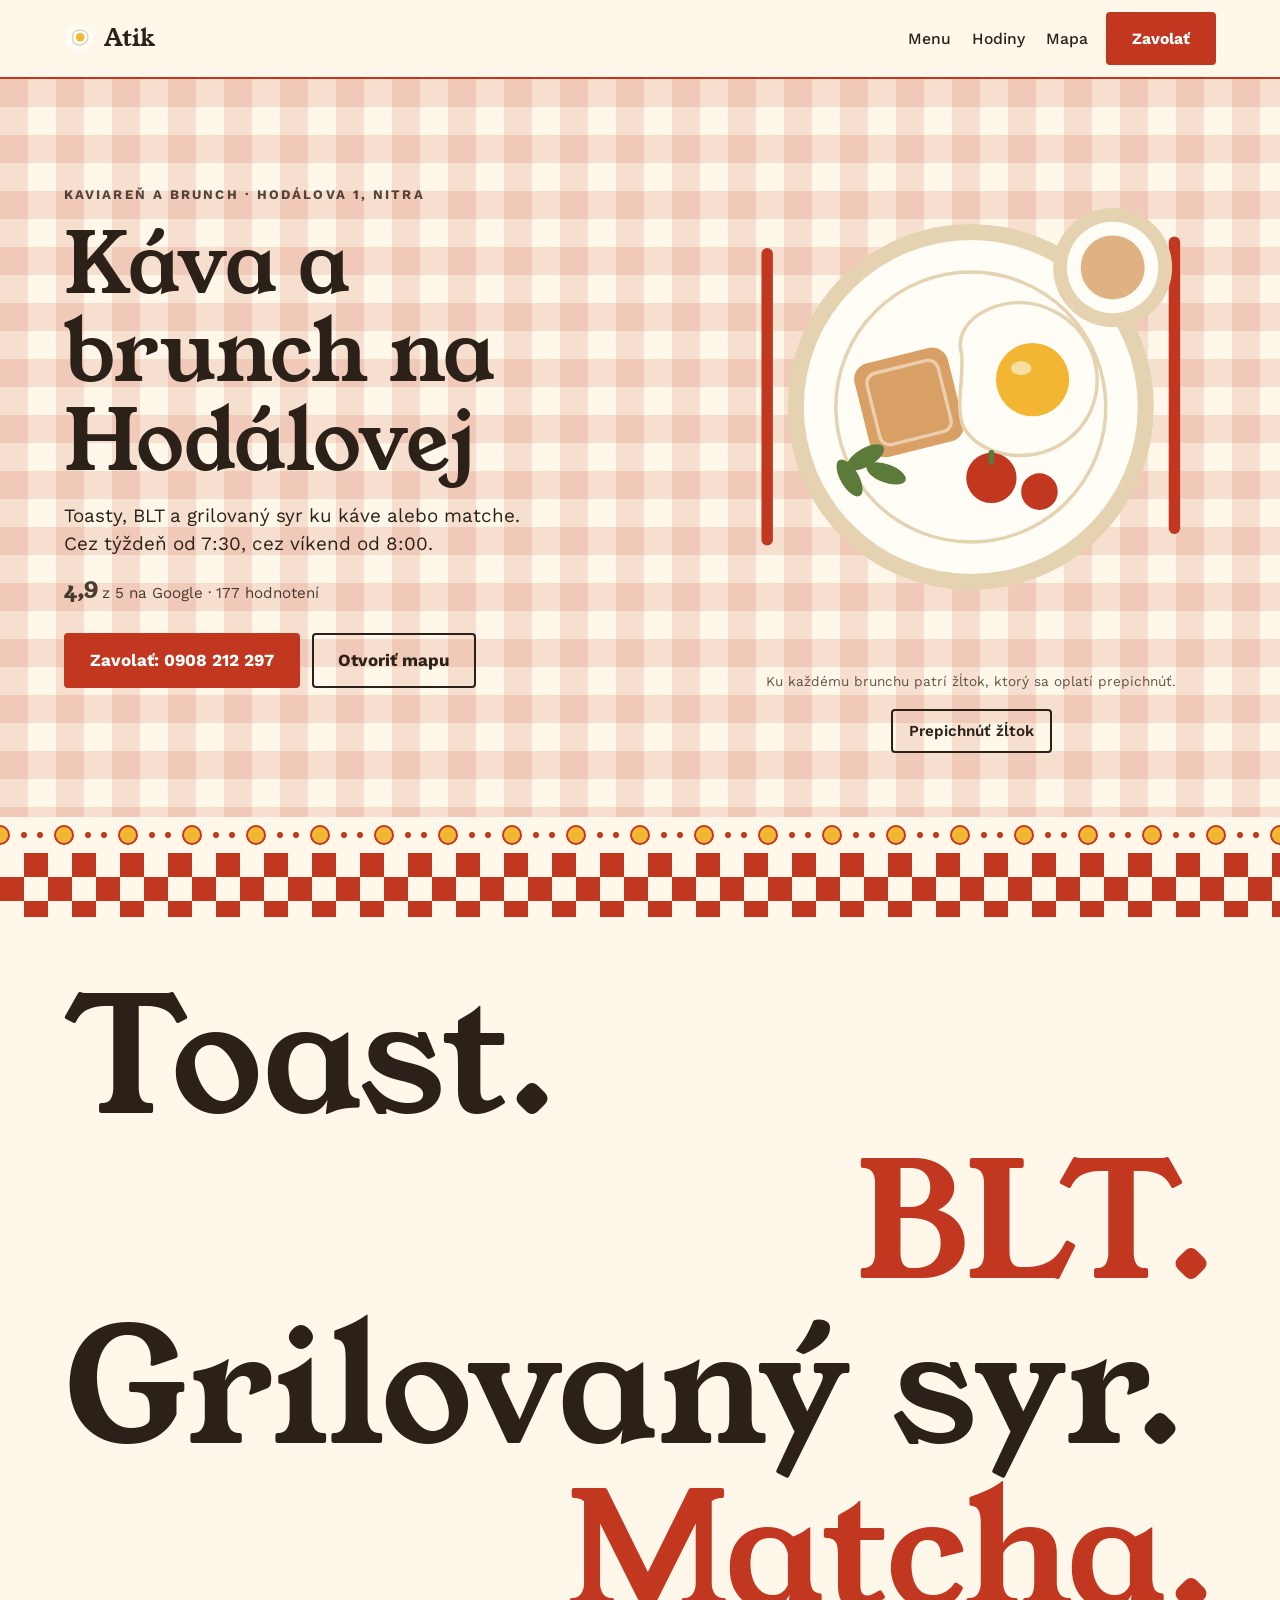
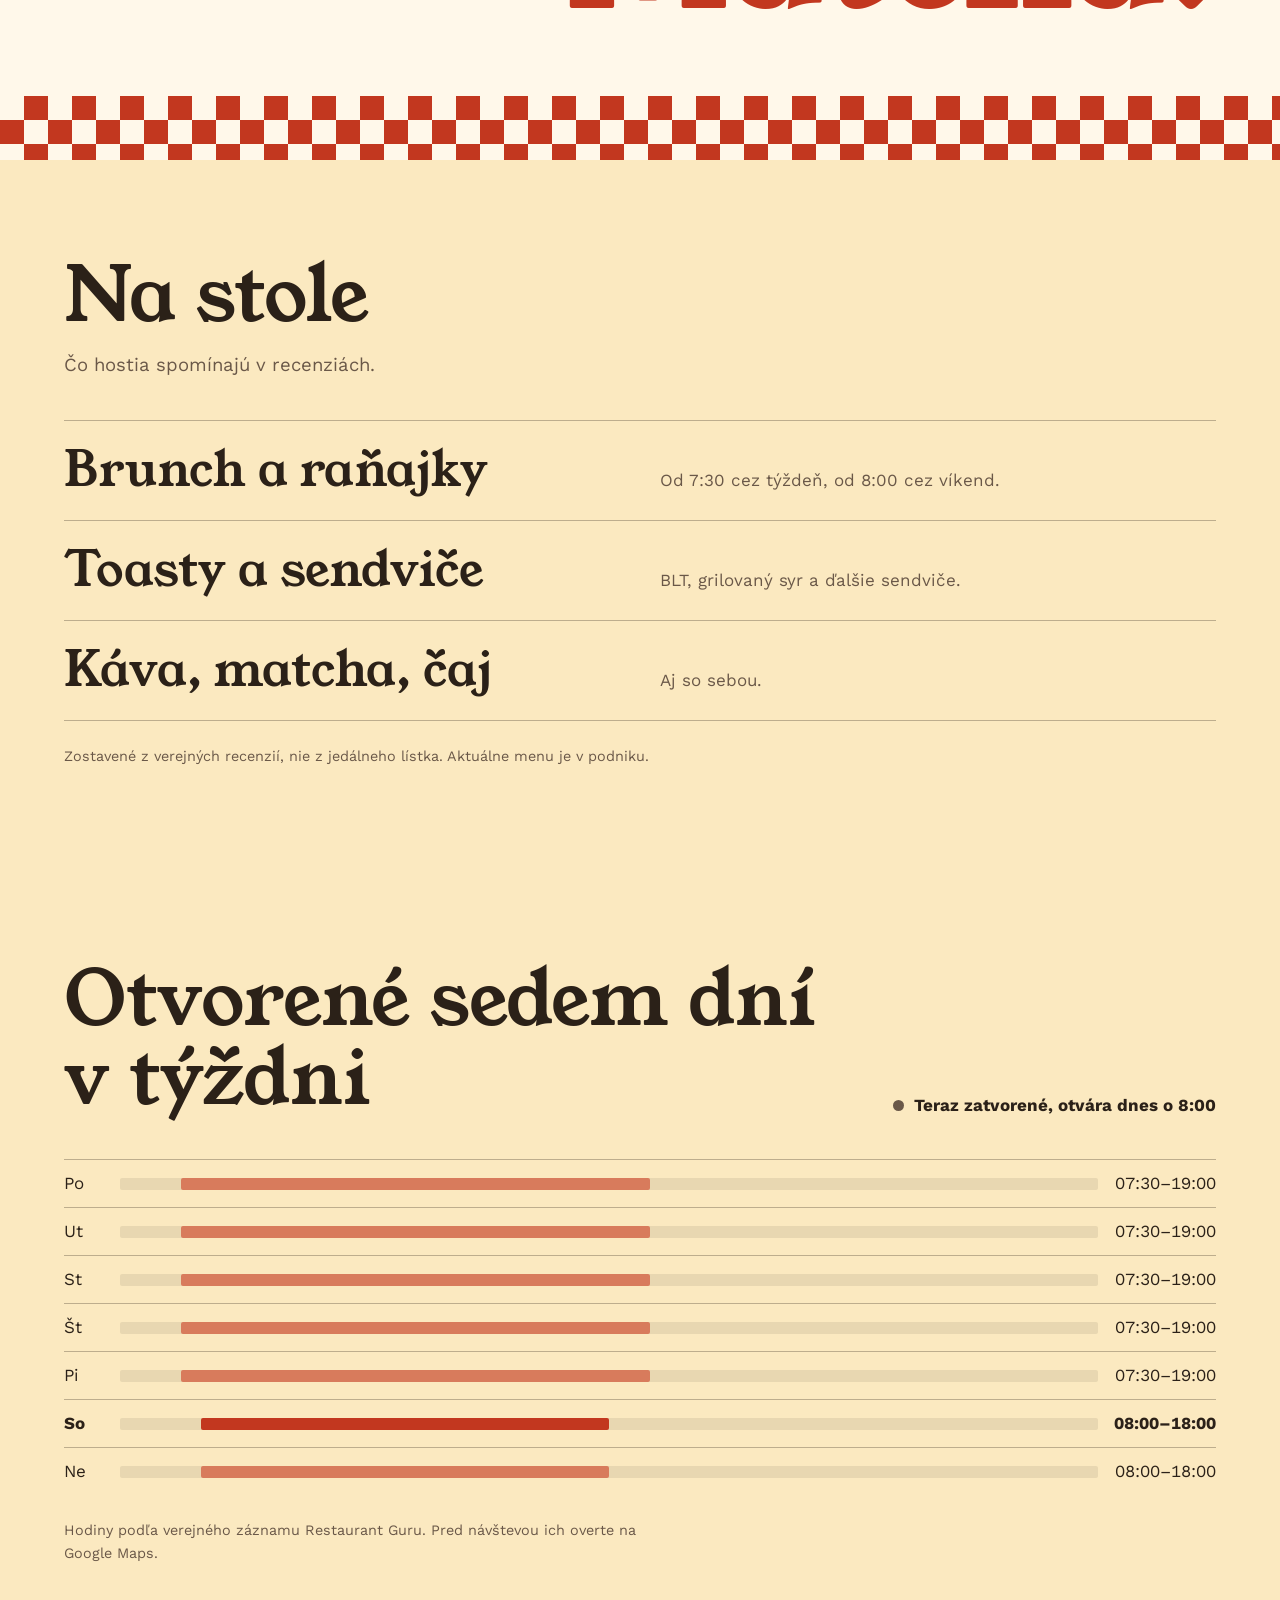
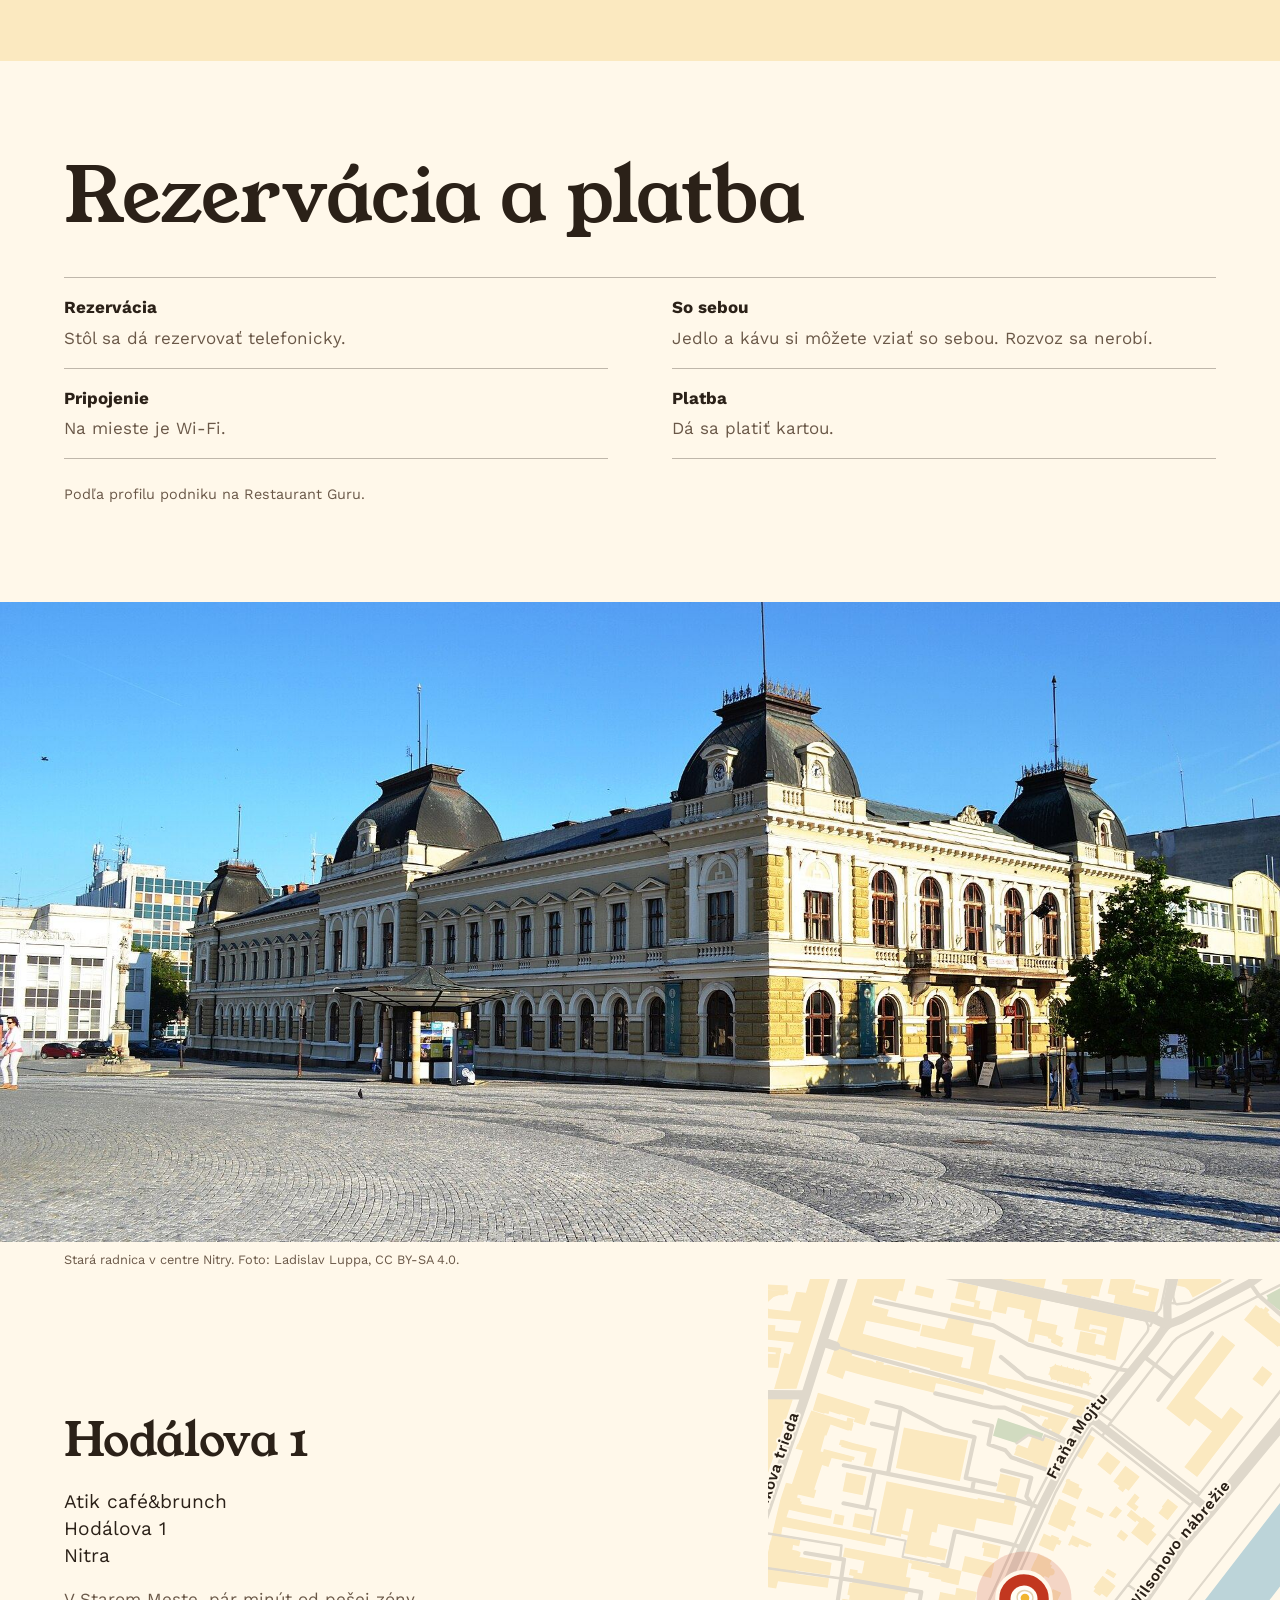
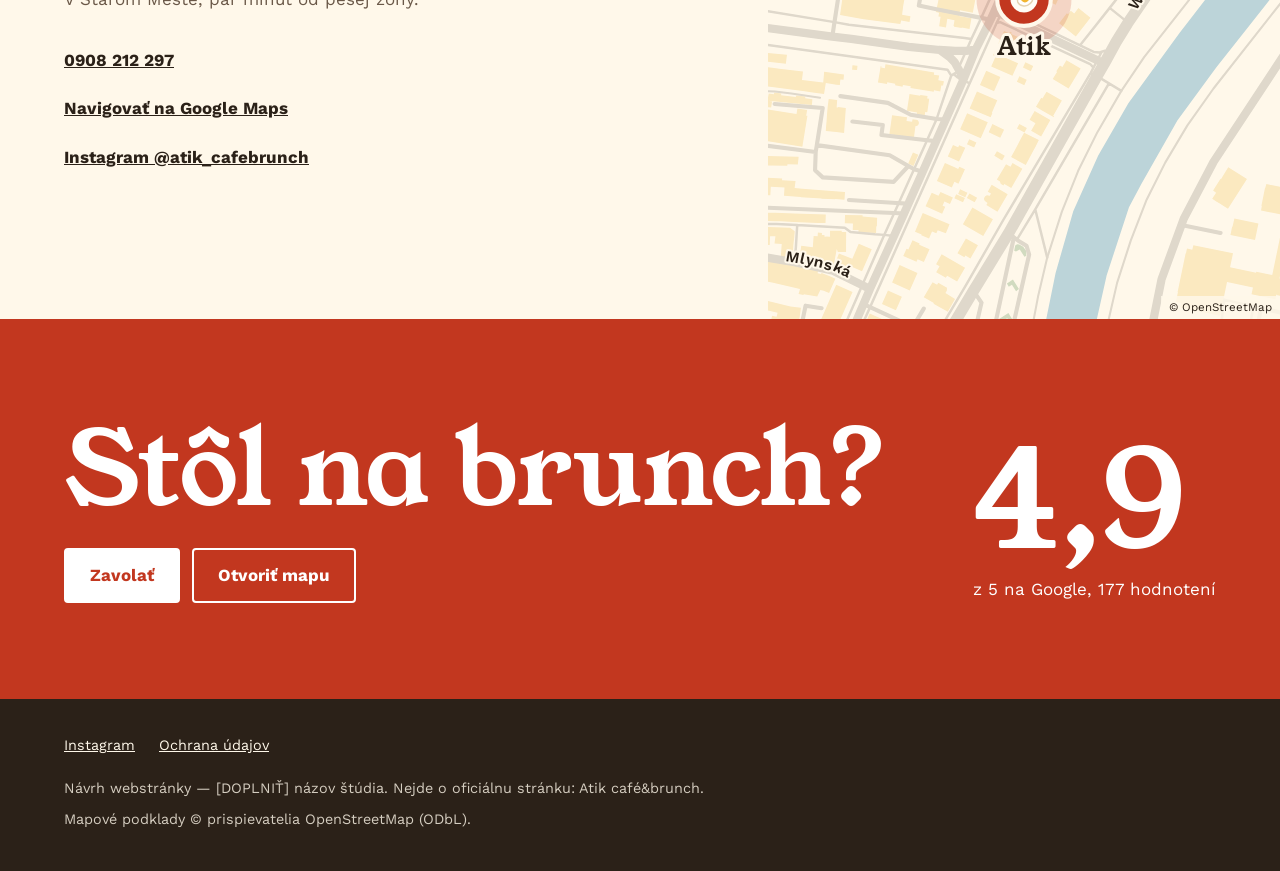
<file: index.html>
<!doctype html>
<html lang="sk">
<head>
  <meta charset="utf-8">
  <meta name="viewport" content="width=device-width, initial-scale=1">
  <title>Atik café&amp;brunch Nitra | Brunch na Hodálovej</title>
  <meta name="description" content="Atik café&amp;brunch na Hodálovej 1 v Nitre: brunch, toasty, BLT, káva a matcha. Otvorené každý deň, stôl si rezervujete telefonicky.">
  <meta name="theme-color" content="#fff8ea">
  <meta property="og:type" content="website">
  <meta property="og:locale" content="sk_SK">
  <meta property="og:title" content="Atik café&amp;brunch Nitra | Brunch na Hodálovej">
  <meta property="og:description" content="Káva a brunch na Hodálovej 1 v Nitre.">
  <meta property="og:image" content="assets/og.jpg">
  <meta property="og:image:width" content="1200">
  <meta property="og:image:height" content="630">
  <meta property="og:image:alt" content="Tanier zhora so sadeným vajcom, hriankou a paradajkami, vedľa šálka kávy">
  <link rel="icon" href="assets/favicon.svg" type="image/svg+xml">
  <link rel="preconnect" href="https://fonts.googleapis.com">
  <link rel="preconnect" href="https://fonts.gstatic.com" crossorigin>
  <link href="https://fonts.googleapis.com/css2?family=Young+Serif&family=Work+Sans:wght@400;500;700&display=swap" rel="stylesheet">
  <link rel="stylesheet" href="style.css">
  <script defer src="idea.js"></script>
  <script defer src="site.js"></script>
  <script type="application/ld+json">
{
  "@context": "https://schema.org",
  "@type": "CafeOrCoffeeShop",
  "name": "Atik café&brunch",
  "address": {
    "@type": "PostalAddress",
    "streetAddress": "Hodálova 1",
    "addressLocality": "Nitra",
    "addressCountry": "SK"
  },
  "telephone": "+421908212297",
  "sameAs": [
    "https://www.instagram.com/atik_cafebrunch/"
  ]
}
  </script>
</head>
<body>
  <a class="skip-link" href="#ponuka">Preskočiť na obsah</a>

  <header class="topbar">
    <a class="brand" href="#top" aria-label="Atik café&amp;brunch, začiatok stránky"><svg class="brand-mark" viewBox="0 0 32 32" aria-hidden="true" focusable="false"><circle cx="16" cy="16" r="14" fill="#fffdf6"/><path d="M9 15 C8 9 15 6 20 8 C26 10 27 17 22 21 C18 25 11 23 9.5 19Z" fill="#fff" stroke="#e4d2b0" stroke-width="1.5"/><circle cx="17" cy="15" r="4.5" fill="#f2b632"/></svg><span>Atik</span></a>
    <nav class="topbar-nav" aria-label="Hlavná navigácia">
      <a href="#ponuka">Menu</a>
      <a href="#hodiny">Hodiny</a>
      <a href="#mapa">Mapa</a>
      <a class="button topbar-cta" href="tel:+421908212297">Zavolať</a>
    </nav>
  </header>

  <main id="top">
    <section class="hero hero--split">

      <div class="hero-copy">
        <p class="hero-kicker">Kaviareň a brunch · Hodálova 1, Nitra</p>
        <h1>Káva a brunch na Hodálovej</h1>
        <p class="hero-lede">Toasty, BLT a grilovaný syr ku káve alebo matche. Cez týždeň od 7:30, cez víkend od 8:00.</p>
        <p class="hero-rating"><strong>4,9</strong> z 5 na Google · 177 hodnotení</p>
        <div class="actions">
          <a class="button" href="tel:+421908212297">Zavolať: 0908 212 297</a>
          <a class="button button-ghost" href="https://www.google.com/maps/search/?api=1&amp;query=Atik%20caf%C3%A9%26brunch%20Hod%C3%A1lova%201%20Nitra" rel="noopener">Otvoriť mapu</a>
        </div>
      </div>
      <div class="hero-art">
        <svg class="art atik" viewBox="0 0 428 400" role="img" aria-label="Tanier zhora so sadeným vajcom, hriankou a paradajkami, vedľa šálka kávy">
<path class="sa5" d="M36 80 V330" stroke-width="10"/>
<path class="sa5" d="M392 70 V320" stroke-width="10"/>
<circle class="fa4" cx="214" cy="214" r="160"/>
<circle class="fa1" cx="214" cy="214" r="146"/>
<circle cx="214" cy="214" r="118" fill="none" stroke="var(--art-4)" stroke-width="3"/>
<rect class="fa2" x="118" y="168" width="84" height="84" rx="14" transform="rotate(-14 160 210)"/>
<rect x="128" y="178" width="64" height="64" rx="9" transform="rotate(-14 160 210)" fill="none" stroke="var(--art-1)" stroke-width="3" opacity=".5"/>
<path class="fa1" d="M206 168 C196 134 250 110 286 130 C328 150 338 206 304 238 C272 268 222 258 208 232 C200 216 208 190 206 168Z" stroke="var(--art-4)" stroke-width="3"/>
<path class="fa3 yolk-run" d="M268 190 C246 188 226 196 218 214 C212 228 228 240 244 232 C256 226 266 238 280 232 C296 222 292 196 268 190Z"/>
<circle class="fa3 yolk" cx="268" cy="190" r="32"/>
<ellipse cx="258" cy="180" rx="9" ry="6" fill="#fff" opacity=".55"/>
<circle class="fa5" cx="232" cy="276" r="22"/><path class="sa6" d="M232 254 V262" stroke-width="5"/>
<circle class="fa5" cx="274" cy="288" r="16"/>
<ellipse class="fa6" cx="122" cy="258" rx="18" ry="8" transform="rotate(-30 122 258)"/><ellipse class="fa6" cx="140" cy="272" rx="18" ry="8" transform="rotate(20 140 272)"/><ellipse class="fa6" cx="108" cy="276" rx="18" ry="8" transform="rotate(60 108 276)"/>
<circle class="fa4" cx="338" cy="92" r="52"/><circle class="fa1" cx="338" cy="92" r="40"/><circle class="fa2" cx="338" cy="92" r="28" opacity=".8"/>
        </svg>
<p class="idea-hint">Ku každému brunchu patrí žĺtok, ktorý sa oplatí prepichnúť.</p>
<div class="controls"><button class="control" type="button" data-break aria-pressed="false">Prepichnúť žĺtok</button></div>
      </div>
    </section>

    <div class="divider" aria-hidden="true"></div>

    <section class="block tone-base " id="ponuka" aria-label="Čo sa tu je">
      <div class="cloth-strip" aria-hidden="true"></div>
      <ul class="plates"><li>Toast.</li><li>BLT.</li><li>Grilovaný syr.</li><li>Matcha.</li></ul>
      <div class="cloth-strip" aria-hidden="true"></div>
    </section>

    <section class="block tone-alt ">
      <div class="block-inner">
        <h2 class="block-title">Na stole</h2><p class="block-lead">Čo hostia spomínajú v recenziách.</p>
        <ul class="rows"><li class="row"><h3 class="row-name">Brunch a raňajky</h3><p class="row-text">Od 7:30 cez týždeň, od 8:00 cez víkend.</p></li><li class="row"><h3 class="row-name">Toasty a sendviče</h3><p class="row-text">BLT, grilovaný syr a ďalšie sendviče.</p></li><li class="row"><h3 class="row-name">Káva, matcha, čaj</h3><p class="row-text">Aj so sebou.</p></li></ul>
        <p class="block-note">Zostavené z verejných recenzií, nie z jedálneho lístka. Aktuálne menu je v podniku.</p>
      </div>
    </section>

    <section class="block tone-alt " id="hodiny">
      <div class="block-inner" data-hours="[[450, 1140], [450, 1140], [450, 1140], [450, 1140], [450, 1140], [480, 1080], [480, 1080]]" data-days="[&quot;pondelok&quot;, &quot;utorok&quot;, &quot;streda&quot;, &quot;štvrtok&quot;, &quot;piatok&quot;, &quot;sobota&quot;, &quot;nedeľa&quot;]">
        <div class="week-head">
          <h2 class="block-title">Otvorené sedem dní v týždni</h2>
          <p class="week-status" aria-live="polite">Otváracie hodiny</p>
        </div>
        <ul class="week"><li class="week-day"><span>Po</span> <span class="week-track"><span class="week-bar" style="--from: 6.25%; --span: 47.92%"></span></span> <span class="week-time">07:30–19:00</span></li><li class="week-day"><span>Ut</span> <span class="week-track"><span class="week-bar" style="--from: 6.25%; --span: 47.92%"></span></span> <span class="week-time">07:30–19:00</span></li><li class="week-day"><span>St</span> <span class="week-track"><span class="week-bar" style="--from: 6.25%; --span: 47.92%"></span></span> <span class="week-time">07:30–19:00</span></li><li class="week-day"><span>Št</span> <span class="week-track"><span class="week-bar" style="--from: 6.25%; --span: 47.92%"></span></span> <span class="week-time">07:30–19:00</span></li><li class="week-day"><span>Pi</span> <span class="week-track"><span class="week-bar" style="--from: 6.25%; --span: 47.92%"></span></span> <span class="week-time">07:30–19:00</span></li><li class="week-day"><span>So</span> <span class="week-track"><span class="week-bar" style="--from: 8.33%; --span: 41.67%"></span></span> <span class="week-time">08:00–18:00</span></li><li class="week-day"><span>Ne</span> <span class="week-track"><span class="week-bar" style="--from: 8.33%; --span: 41.67%"></span></span> <span class="week-time">08:00–18:00</span></li></ul>
        <p class="block-note">Hodiny podľa verejného záznamu Restaurant Guru. Pred návštevou ich overte na Google Maps.</p>
      </div>
    </section>

    <section class="block tone-base ">
      <div class="block-inner">
        <h2 class="block-title">Rezervácia a platba</h2>
        <ul class="notes"><li class="note"><span class="note-title">Rezervácia</span><p class="note-text">Stôl sa dá rezervovať telefonicky.</p></li><li class="note"><span class="note-title">So sebou</span><p class="note-text">Jedlo a kávu si môžete vziať so sebou. Rozvoz sa nerobí.</p></li><li class="note"><span class="note-title">Pripojenie</span><p class="note-text">Na mieste je Wi-Fi.</p></li><li class="note"><span class="note-title">Platba</span><p class="note-text">Dá sa platiť kartou.</p></li></ul>
        <p class="block-note">Podľa profilu podniku na Restaurant Guru.</p>
      </div>
    </section>

    <section class="block tone-base ">
      <figure class="photo-band">
        <img src="assets/photos/stara-radnica.jpg" width="1920" height="1280" alt="Historická budova starej radnice v Nitre s vežičkami" loading="lazy">
        <figcaption>Stará radnica v centre Nitry. Foto: Ladislav Luppa, CC BY-SA 4.0.</figcaption>
      </figure>
    </section>

    <section class="block tone-base " id="mapa">
      <div class="place-grid place-grid--flip">
        <div class="place-map"><svg class="street-map" viewBox="0 0 960 620" role="img" aria-label="Mapa okolia: Atik café&amp;brunch" preserveAspectRatio="xMidYMid slice">
  <rect width="960" height="620" fill="var(--bg)"/>
  <path d="M473.3 547.7L475.4 547.9L479.2 549.9L482.2 554.1L482.3 558.8L480.4 559.7L475.9 552.7L472.2 554.7L470.5 553.8L471.5 548.9L473.3 547.7ZM448.3 654.2L454.4 650.3L459.9 658.5L455.8 660.3L450.2 658.2L448.3 654.2ZM455.7 620.1L464.9 614.3L468.7 620.3L465.7 622.2L463.8 619.2L457.6 622.9L455.7 620.1ZM463.4 585.5L469.3 581.8L475.1 591.0L472.3 593.1L468.3 586.8L465.3 588.7L463.4 585.5ZM436.0 628.9L445.2 622.9L449.0 628.8L446.1 630.9L444.1 627.8L438.0 631.9L436.0 628.9ZM431.2 653.5L440.2 647.5L443.7 652.7L440.4 656.0L434.8 656.3L431.2 653.5ZM2.3 231.1L45.5 220.9L56.4 283.4L5.8 291.9L4.8 264.2L11.5 264.0L12.8 267.3L14.7 268.2L17.0 268.8L19.4 268.1L21.6 266.4L22.3 264.9L22.2 263.2L32.9 261.1L32.5 259.4L22.0 261.2L21.4 258.8L19.5 257.4L16.9 256.7L14.2 257.4L12.2 259.1L11.5 262.1L4.7 262.4L2.3 231.1ZM745.4 34.8L734.5 35.8L715.4 21.1L716.1 18.2L714.8 15.9L755.9 -5.5L766.0 4.6L745.4 34.8ZM161.0 307.1L166.0 315.3L160.4 338.1L150.5 335.6L149.1 340.4L159.1 343.3L157.1 353.0L160.4 353.9L161.1 357.7L159.0 359.8L155.7 359.3L154.2 366.4L118.7 358.8L121.3 348.3L128.0 349.7L133.3 325.1L127.5 323.6L129.5 315.4L161.0 307.1ZM450.0 151.9L454.8 134.6L498.8 149.7L496.8 155.3L484.4 151.0L472.9 159.1L450.0 151.9ZM106.0 595.9L110.3 578.6L85.2 573.7L44.1 569.2L-16.1 565.1L-16.8 568.9L106.0 595.9ZM921.4 668.4L1065.0 560.2L1166.8 487.3L1278.5 442.1L1350.8 544.5L1321.7 565.7L1243.3 532.1L1142.6 581.5L1077.9 725.3L1018.4 680.7L1070.0 665.0L1082.9 625.5L1121.3 565.0L950.2 673.7L921.4 668.4ZM-23.4 22.6L-17.7 47.3L-44.1 29.6L-41.7 4.5L-34.6 -21.6L-23.4 22.6Z" fill="color-mix(in srgb, #4f8a4a 26%, var(--bg))"/>
  <path d="M-350.3 -1209.3L-356.5 -1212.2L-362.0 -1204.4L-372.4 -1167.0L-411.2 -1040.2L-428.3 -980.7L-438.2 -955.4L-454.2 -923.2L-477.1 -879.0L-499.6 -842.2L-528.8 -797.9L-557.1 -757.7L-588.2 -717.0L-618.9 -682.2L-641.5 -656.6L-675.0 -623.0L-712.4 -587.9L-743.6 -562.0L-781.2 -532.3L-811.8 -510.4L-844.8 -487.5L-880.8 -464.9L-928.4 -438.6L-954.5 -425.0L-982.1 -412.7L-991.3 -409.2L-1050.9 -384.0L-1115.2 -361.9L-1158.6 -348.5L-1204.8 -337.7L-1239.7 -331.6L-1278.8 -326.3L-1327.1 -319.7L-1370.9 -314.8L-1422.4 -312.9L-1476.6 -312.4L-1528.7 -314.7L-1587.0 -318.8L-1626.5 -324.0L-1671.7 -332.8L-1722.4 -345.8L-1786.6 -365.2L-1897.8 -405.8L-1953.7 -429.5L-2029.7 -463.8L-2326.6 -677.1L-2463.7 -785.6L-2521.9 -828.2L-2673.8 -916.9L-2730.7 -941.3L-2837.7 -986.6L-2942.4 -1032.9L-3055.5 -1083.1L-3147.4 -1123.3L-3184.3 -1138.1L-3228.7 -1160.4L-3250.3 -1120.6L-3152.3 -1069.2L-3072.7 -1037.8L-2973.0 -998.5L-2879.8 -951.5L-2830.2 -929.2L-2728.4 -877.5L-2671.2 -846.1L-2245.1 -537.0L-2144.8 -468.8L-2095.1 -437.6L-2053.3 -413.1L-1980.8 -370.6L-1914.6 -346.3L-1743.4 -289.8L-1614.3 -265.3L-1480.3 -255.3L-1334.2 -258.2L-1234.5 -273.8L-1149.0 -294.5L-1066.3 -320.8L-923.8 -378.6L-812.6 -440.6L-725.7 -504.0L-660.9 -558.8L-560.4 -662.9L-497.7 -743.4L-452.1 -810.3L-371.6 -960.7L-318.8 -1083.2L-283.6 -1150.2L-258.1 -1204.4L-263.1 -1207.6L-245.4 -1243.6L-236.5 -1283.0L-216.7 -1388.4L-202.0 -1451.5L-193.6 -1477.2L-164.2 -1540.5L-122.9 -1599.0L-65.9 -1650.3L-16.7 -1688.0L32.0 -1712.9L66.9 -1723.9L108.7 -1734.5L152.2 -1740.2L200.2 -1740.9L249.1 -1736.2L300.0 -1725.0L346.7 -1708.7L400.9 -1680.2L440.8 -1648.2L470.0 -1623.9L498.5 -1589.7L530.5 -1539.9L550.5 -1503.5L581.8 -1429.5L603.2 -1380.3L619.6 -1331.8L639.6 -1277.0L663.8 -1232.8L681.6 -1195.1L706.5 -1153.7L730.8 -1112.4L778.5 -1040.5L818.4 -981.3L854.1 -937.9L891.8 -893.0L931.7 -848.1L985.2 -784.7L1027.9 -735.5L1057.1 -682.1L1086.4 -615.8L1104.9 -543.1L1112.7 -478.3L1112.0 -422.0L1105.6 -374.3L1095.6 -313.7L1078.5 -263.8L1050.7 -199.7L1038.6 -180.5L990.2 -111.4L915.3 -21.6L865.5 43.3L808.4 113.8L749.3 189.3L691.6 264.1L631.0 342.5L581.1 410.9L551.9 461.5L527.7 515.7L510.6 575.5L500.6 624.7L494.2 668.2L491.4 737.3L502.0 819.3L511.3 873.4L529.1 929.0L561.9 998.1L598.9 1058.0L764.3 1288.2L850.5 1409.3L961.7 1562.5L998.7 1619.6L1025.8 1679.4L1045.0 1735.0L1060.0 1809.1L1064.3 1861.2L1059.3 2057.2L1055.7 2164.8L1052.2 2278.8L1050.0 2380.0L1052.2 2426.4L1064.3 2493.4L1096.3 2606.0L1112.7 2655.9L1130.5 2725.7L1149.8 2792.0L1156.9 2829.1L1156.9 2875.4L1154.8 2932.4L1144.1 2989.5L1108.4 3100.6L1066.4 3208.3L1020.8 3338.0L1003.7 3380.8L989.2 3420.5L974.5 3460.6L916.8 3597.5L854.8 3757.9L834.1 3810.7L817.0 3888.4L809.9 3916.2L805.6 3979.6L806.0 4028.0L810.9 4028.0L810.9 4035.2L805.8 4035.2L806.3 4048.0L814.9 4097.2L829.8 4152.1L844.1 4197.0L861.9 4238.4L884.0 4281.9L918.9 4343.9L977.3 4449.4L1023.6 4531.4L1048.6 4580.6L1067.8 4626.2L1088.5 4692.5L1096.8 4711.9L1106.3 4753.1L1136.2 4861.5L1159.0 4930.7L1180.4 4979.9L1203.9 5020.5L1232.4 5056.9L1242.5 5068.4L1274.5 5099.6L1305.1 5127.4L1343.6 5149.6L1397.9 5177.1L1443.7 5203.3L1506.8 5241.5L1564.5 5274.3L1638.6 5313.5L1695.6 5358.5L1740.5 5407.0L1776.4 5455.2L1790.9 5474.8L1805.0 5493.8L1825.3 5521.0L1865.2 5574.5L1873.0 5570.2L1879.0 5577.6L1885.9 5585.9L1875.2 5592.3L2098.2 5878.3L2163.8 5958.1L2215.8 6023.0L2279.9 6087.9L2299.9 6109.1L2317.7 6127.9L2382.0 6165.5L2467.3 6215.5L2550.5 6249.0L2635.4 6272.9L2739.7 6299.0L2832.7 6310.0L2938.2 6305.6L3039.4 6298.5L3095.4 6284.9L3135.6 6275.4L3250.8 6233.2L3344.6 6202.8L3432.3 6190.0L3505.9 6191.1L3563.3 6197.1L3617.5 6209.5L3680.2 6229.7L3744.2 6253.7L3805.0 6288.9L3998.6 6488.7L4058.5 6544.3L4204.6 6641.3L4378.4 6726.9L4503.1 6793.9L4560.8 6837.4L4658.5 6937.2L4746.1 7067.7L4815.9 7176.9L4900.7 7290.3L4967.7 7358.7L5116.6 7480.7L5266.3 7604.8L5368.9 7760.7L5393.1 7826.3L5554.4 8532.4L5597.7 8654.4L5635.0 8733.1L5689.4 8825.9L5762.0 8913.7L5910.1 9021.6L6026.0 9078.1L6150.9 9120.5L6263.8 9137.7L6367.6 9144.7L6580.2 9123.5L6943.8 9078.5L7330.8 9043.2L7372.8 9051.0L7443.4 9089.6L7515.2 9153.6L7563.6 9234.4L7863.2 9830.6L7907.8 9898.8L7945.0 9946.1L7991.7 9984.8L8045.4 10030.0L8135.6 10087.9L8241.5 10145.6L8417.4 10250.9L8566.9 10360.9L8706.2 10532.2L8791.6 10676.3L8908.1 10916.4L8965.4 11017.4L9050.6 11247.2L9715.0 12858.9L9882.8 13268.8L9901.8 13357.7L9904.2 13463.5L9889.1 13593.2L9865.0 13666.5L9681.8 14028.9L9645.5 14150.3L9634.7 14222.5L9628.4 14344.2L9639.1 14415.3L9694.9 14580.9L9813.6 14872.3L9836.7 14950.9L9861.0 15010.8L9874.2 15048.7L9883.8 15091.0L9949.5 15543.0L9991.3 15677.6L10026.5 15666.4L10004.3 15598.8L9988.6 15538.2L9977.3 15468.9L9960.3 15337.5L9945.7 15217.2L9926.3 15086.2L9908.7 15021.5L9879.9 14944.5L9844.3 14845.9L9688.4 14456.7L9672.1 14393.6L9667.0 14359.1L9664.6 14312.5L9663.6 14252.6L9667.2 14214.6L9675.2 14168.6L9688.9 14114.7L9708.3 14060.4L9726.9 14014.3L9885.2 13706.4L9907.1 13657.0L9923.8 13601.7L9937.3 13520.6L9945.5 13449.7L9936.3 13365.2L9922.7 13287.9L9811.6 12953.4L9522.4 12256.7L9468.6 12129.0L9389.7 11932.3L9265.4 11638.2L9170.2 11405.6L8977.5 10973.1L8957.0 10911.3L8943.4 10847.8L8864.2 10673.7L8810.0 10576.9L8738.5 10462.6L8657.2 10363.9L8509.8 10229.7L8347.8 10126.4L8103.9 9990.2L8064.6 9954.8L7961.8 9863.0L7944.7 9836.8L7722.9 9393.7L7593.9 9152.6L7565.7 9113.2L7529.8 9072.7L7502.1 9046.8L7458.4 9032.4L7414.1 9009.8L7359.2 8991.7L7287.5 8980.6L7172.8 8991.6L7019.5 9021.0L6816.5 9049.1L6639.1 9074.9L6514.8 9091.7L6418.4 9099.6L6330.9 9103.0L6239.9 9091.6L6140.2 9076.0L6037.1 9036.7L5935.0 8976.8L5853.1 8909.7L5770.3 8824.6L5705.2 8731.4L5653.1 8635.3L5599.7 8481.9L5507.0 8096.6L5410.7 7767.8L5398.7 7737.5L5377.2 7700.1L5312.1 7606.7L5304.4 7594.4L5302.2 7584.3L5301.6 7573.5L5252.7 7538.4L5006.1 7324.8L4927.4 7247.7L4869.0 7161.7L4725.9 6943.6L4672.5 6865.4L4650.4 6840.9L4617.5 6813.1L4566.9 6776.1L4524.2 6747.7L4404.0 6686.4L4216.6 6605.1L4175.7 6580.0L4098.4 6522.9L4058.0 6485.7L4031.5 6455.2L3861.0 6286.6L3820.1 6250.8L3796.7 6233.5L3764.0 6216.3L3729.3 6198.7L3653.6 6169.7L3587.6 6151.9L3532.3 6143.5L3478.8 6138.9L3442.7 6140.2L3409.2 6143.0L3358.1 6151.1L3301.1 6163.6L3259.9 6176.3L3180.1 6206.2L3124.0 6228.4L3076.2 6245.4L3022.6 6253.3L2969.8 6256.1L2903.3 6258.1L2804.6 6259.7L2750.4 6255.1L2709.3 6249.0L2694.2 6246.8L2648.4 6236.7L2604.0 6224.1L2527.7 6196.7L2474.1 6171.6L2416.9 6135.7L2343.1 6083.4L2297.6 6045.4L2250.2 6001.4L2216.6 5961.1L2163.6 5892.9L2121.7 5835.0L2053.7 5745.5L1977.8 5647.0L1963.3 5580.2L1957.8 5570.2L1937.5 5585.1L1911.7 5552.9L1907.2 5547.2L1929.0 5532.1L1924.1 5524.6L1917.5 5520.0L1906.9 5516.6L1894.5 5516.6L1865.1 5475.4L1803.1 5396.5L1758.3 5342.6L1710.9 5294.9L1649.4 5253.6L1599.0 5211.2L1472.1 5142.6L1365.3 5083.2L1315.9 5049.9L1288.7 5022.7L1239.3 4945.0L1222.2 4901.7L1165.7 4708.1L1140.5 4629.4L1114.3 4566.9L1074.5 4492.0L1072.0 4487.3L1029.9 4416.3L1020.6 4400.5L931.9 4253.4L912.8 4213.0L891.9 4155.0L865.7 4055.4L865.0 4010.6L865.0 3971.9L867.4 3931.6L874.0 3891.4L884.0 3846.9L897.9 3799.1L991.0 3560.5L1045.6 3414.0L1070.9 3344.6L1083.6 3309.9L1142.8 3150.7L1182.3 3049.9L1191.2 3014.5L1196.2 2977.7L1202.6 2920.3L1203.1 2832.4L1195.7 2773.8L1190.1 2743.4L1162.5 2642.6L1141.3 2570.1L1123.6 2506.9L1110.4 2453.9L1103.5 2417.2L1100.2 2369.9L1102.5 2358.5L1103.2 2354.6L1115.8 2094.0L1122.4 1894.0L1120.9 1840.5L1116.9 1801.2L1110.8 1762.4L1095.7 1709.0L1082.6 1666.2L1064.0 1627.4L1050.3 1598.6L1038.2 1578.0L1020.6 1548.2L754.6 1185.9L661.9 1060.4L623.6 1005.0L591.8 953.6L578.2 920.4L560.6 861.4L552.5 816.0L541.4 747.5L541.9 690.6L546.5 638.2L560.1 577.7L581.7 511.7L593.8 489.0L628.6 427.6L666.4 376.2L717.3 311.7L774.2 238.6L848.3 146.4L918.3 47.7L1017.9 -81.4L1058.9 -133.7L1092.7 -187.1L1115.8 -235.5L1135.5 -288.4L1153.1 -375.1L1159.7 -437.5L1157.7 -487.4L1149.1 -561.0L1134.0 -617.9L1109.8 -682.9L1089.1 -725.7L1062.4 -770.6L1034.2 -805.3L1010.5 -831.0L979.2 -860.4L959.6 -878.9L950.6 -889.4L947.3 -893.2L943.8 -897.3L909.2 -937.3L859.5 -1000.6L817.6 -1058.9L780.6 -1113.3L750.0 -1166.3L718.1 -1219.6L685.7 -1282.4L663.3 -1332.3L658.3 -1343.5L642.6 -1380.7L611.6 -1457.6L584.5 -1521.2L569.3 -1551.5L558.2 -1570.9L543.4 -1592.3L529.7 -1610.5L516.5 -1626.5L505.0 -1639.6L492.4 -1652.8L477.5 -1667.3L454.5 -1684.7L421.9 -1709.3L399.4 -1722.5L375.8 -1734.1L340.5 -1749.4L316.7 -1756.7L283.7 -1765.8L258.0 -1772.6L242.3 -1774.1L217.7 -1776.5L187.4 -1778.2L162.9 -1776.7L131.2 -1773.2L102.9 -1769.5L85.3 -1765.3L52.8 -1756.4L25.2 -1747.2L-2.8 -1734.4L-29.6 -1721.0L-59.1 -1703.3L-77.3 -1690.1L-97.4 -1672.9L-119.3 -1653.8L-142.7 -1630.0L-155.2 -1614.5L-174.8 -1588.9L-185.1 -1572.2L-200.1 -1544.9L-216.4 -1512.2L-237.0 -1467.6L-280.4 -1378.9L-285.4 -1365.9L-290.5 -1363.8L-313.5 -1309.9L-320.9 -1288.4L-312.4 -1285.5L-317.4 -1272.6L-342.8 -1206.4L-350.3 -1209.3Z" fill="color-mix(in srgb, #3a8fb7 34%, var(--bg))"/>
  <path d="M506.6 116.8L488.9 112.2L491.1 103.4L508.4 108.0L506.6 116.8ZM455.8 481.4L460.3 484.2L458.3 487.5L457.4 489.0L456.7 486.8L453.7 484.9L455.8 481.4ZM53.1 156.8L43.0 159.3L42.5 157.4L31.2 160.1L29.1 152.4L64.6 143.4L67.0 153.3L53.1 156.8ZM469.0 238.8L434.2 231.8L431.6 244.6L396.8 237.4L392.5 236.4L390.8 244.8L388.2 257.8L405.8 261.7L403.2 272.6L385.8 268.9L385.5 270.0L364.0 265.6L367.6 248.5L368.4 244.9L372.9 223.5L370.7 223.0L375.2 201.7L435.0 213.6L435.3 212.2L460.4 217.3L470.5 219.3L473.0 219.8L469.0 238.8ZM601.3 12.5L596.1 11.3L596.2 11.0L587.4 9.1L588.3 4.9L602.3 7.9L601.3 12.5ZM239.0 525.2L216.5 524.4L215.6 524.3L215.6 516.7L239.2 517.1L239.0 525.2ZM393.0 10.3L391.0 18.9L386.4 17.7L388.4 9.2L393.0 10.3ZM366.3 -60.5L372.3 -59.1L373.1 -62.4L373.8 -62.1L377.9 -60.9L375.9 -52.9L375.0 -49.4L354.4 -54.5L349.6 -37.4L354.0 -36.6L354.9 -40.7L359.1 -39.8L359.7 -43.1L372.8 -40.4L370.7 -32.0L367.5 -19.0L328.5 -27.2L331.4 -41.5L331.8 -41.3L340.6 -70.3L340.8 -70.2L367.1 -63.8L366.3 -60.5ZM274.6 -6.6L293.3 -4.6L292.4 -1.7L291.2 2.3L288.9 9.7L287.2 15.3L268.7 13.2L274.6 -6.6ZM531.7 113.7L526.3 121.8L508.9 117.3L511.1 108.6L531.7 113.7ZM394.7 101.0L394.4 100.9L385.9 98.8L387.1 93.7L397.4 96.2L398.8 95.5L399.7 96.7L405.5 98.1L404.3 103.0L394.7 101.0ZM182.8 237.0L182.9 239.0L173.2 240.4L174.3 245.4L165.7 246.5L164.6 243.6L164.9 243.4L161.4 233.6L173.2 231.9L182.5 230.5L182.6 231.7L182.8 237.0ZM525.3 232.8L508.0 224.9L510.6 218.8L511.2 219.1L514.0 213.0L530.8 220.6L525.3 232.8ZM413.2 18.7L416.7 3.2L421.0 4.2L421.1 3.8L435.6 6.7L432.7 20.3L432.2 22.7L413.2 18.7ZM246.0 540.2L245.3 547.4L238.3 546.8L239.2 539.9L246.0 540.2ZM159.8 125.4L153.6 126.1L143.3 127.2L143.5 128.4L141.3 128.8L140.4 119.1L159.0 117.1L159.8 125.4ZM103.8 336.8L91.6 334.3L94.2 323.3L106.0 326.0L103.8 336.8ZM197.2 230.3L191.7 230.2L191.5 223.6L197.2 223.7L197.2 230.3ZM225.5 69.9L225.9 65.1L244.9 66.8L244.6 71.6L244.1 71.4L239.6 71.1L232.1 70.4L226.6 70.0L225.5 69.9ZM235.9 584.6L217.2 581.1L216.7 581.1L214.8 580.8L217.0 561.1L238.5 564.7L235.9 584.6ZM225.7 149.0L185.4 148.3L185.4 149.9L184.6 150.0L183.7 152.7L184.0 154.3L178.9 154.4L169.1 157.2L168.5 153.0L167.6 145.8L174.6 145.4L174.4 141.8L189.4 141.0L199.3 140.9L202.0 140.6L207.0 140.3L215.8 140.8L218.8 141.1L224.8 141.3L247.0 143.0L241.7 159.3L224.3 156.2L225.7 149.0ZM533.9 256.6L533.8 256.5L531.6 255.6L531.2 255.5L529.4 254.7L524.9 252.7L526.9 248.2L535.7 252.4L533.9 256.6ZM340.6 245.6L336.8 244.8L339.4 232.0L343.0 232.8L340.6 245.6ZM58.3 75.3L59.5 82.1L42.3 85.6L39.5 86.4L37.9 79.4L58.3 75.3ZM214.0 514.7L214.2 511.3L210.2 511.1L210.2 510.0L208.8 509.8L208.0 516.6L187.4 515.3L189.4 502.0L198.0 503.0L203.8 503.5L205.0 503.6L224.0 504.7L223.6 515.1L214.0 514.7ZM370.3 394.6L362.7 393.3L362.4 394.9L355.1 393.6L355.3 392.2L347.5 390.7L347.3 392.4L338.5 390.8L341.2 374.8L341.9 374.9L341.6 376.4L345.2 377.1L345.8 373.3L393.0 381.2L392.7 383.4L397.8 384.1L397.0 388.8L402.4 389.8L401.6 393.9L399.9 393.7L398.9 399.5L392.8 398.4L392.6 399.9L370.0 396.2L370.3 394.6ZM418.9 85.4L418.6 85.2L404.1 82.3L390.8 79.4L374.2 75.9L375.7 67.2L376.0 65.4L421.2 76.1L418.9 85.4ZM39.8 182.5L40.6 187.4L32.1 189.0L31.3 184.7L39.8 182.5ZM257.5 517.7L256.9 526.0L244.4 525.4L239.0 525.2L239.2 517.1L257.5 517.7ZM376.3 273.3L374.6 281.4L370.3 280.4L371.4 275.8L372.1 272.6L376.3 273.3ZM261.8 286.1L291.2 290.0L289.8 299.2L260.4 295.2L261.8 286.1ZM568.8 231.9L562.1 229.1L569.3 219.8L575.0 224.4L568.8 231.9ZM241.3 613.9L227.5 610.7L229.1 602.0L253.8 607.8L263.9 609.1L262.7 618.1L241.3 613.9ZM507.1 277.3L506.0 279.9L508.2 280.7L508.6 281.1L509.3 282.1L509.7 283.1L509.5 285.2L508.7 286.2L507.7 287.0L506.5 287.3L505.2 287.2L504.1 289.6L499.8 287.7L497.5 292.9L484.5 287.3L487.2 281.2L486.9 281.0L490.8 272.3L491.1 272.5L493.8 266.4L506.7 272.4L505.0 276.4L507.1 277.3ZM150.3 70.0L151.1 80.7L136.6 81.9L122.3 83.0L121.0 72.9L138.7 71.0L150.3 70.0ZM53.6 53.9L78.1 47.2L72.5 23.3L45.8 26.9L45.2 18.3L87.8 12.0L96.9 51.9L55.0 62.3L54.9 62.0L53.0 54.0L53.6 53.9ZM327.7 312.9L324.7 329.5L301.8 325.4L304.0 309.7L310.5 310.7L311.0 310.6L327.7 312.9ZM283.9 543.3L282.2 557.8L289.1 559.1L287.8 567.5L273.2 563.9L275.4 550.4L276.2 539.7L280.1 539.9L284.3 540.0L283.9 543.3ZM472.5 209.8L462.5 207.9L452.9 205.7L457.1 188.4L476.6 193.4L472.5 209.8ZM443.1 100.4L388.8 87.7L389.1 86.4L390.8 79.4L404.1 82.3L418.6 85.2L418.9 85.4L427.6 87.3L445.3 91.7L443.1 100.4ZM49.1 -62.0L49.4 -55.7L36.1 -55.4L37.5 -44.2L29.1 -43.4L27.2 -58.7L34.7 -59.9L34.7 -60.2L38.8 -60.4L38.7 -60.8L49.1 -62.0ZM225.8 138.0L224.8 141.3L218.8 141.1L219.5 136.8L225.8 138.0ZM484.9 464.8L481.7 470.7L467.5 463.1L470.7 457.3L484.9 464.8ZM392.5 236.4L396.8 237.4L395.2 245.7L390.8 244.8L392.5 236.4ZM287.5 15.3L281.3 36.6L253.5 31.6L259.3 12.3L268.7 13.2L287.2 15.3L287.5 15.3ZM503.4 55.9L491.1 53.3L489.2 61.8L483.7 60.5L487.9 39.4L492.5 40.4L506.3 43.4L503.4 55.9ZM361.7 598.4L355.9 611.5L342.4 605.5L348.2 592.3L361.7 598.4ZM369.6 94.7L355.8 91.5L357.3 85.4L357.5 85.3L369.0 88.2L368.5 90.6L370.4 91.1L369.6 94.7ZM224.7 37.3L224.5 41.8L224.3 48.7L222.6 48.5L212.5 47.3L209.3 47.9L209.7 43.8L211.9 44.0L212.0 43.3L214.8 43.5L214.9 35.4L211.9 35.3L211.9 35.8L211.2 35.9L211.2 35.2L208.4 35.1L208.4 35.8L207.7 35.6L207.8 35.1L204.7 35.0L204.7 35.6L204.0 35.6L204.0 34.9L200.4 34.9L200.4 35.6L188.2 35.4L187.4 28.1L188.0 28.2L207.2 27.9L225.0 28.5L224.7 37.3ZM66.3 104.8L65.2 96.5L86.5 95.0L85.4 87.3L67.7 89.4L66.8 81.0L102.5 76.5L105.7 100.0L71.1 104.2L66.3 104.8ZM324.5 93.4L307.1 88.7L304.5 96.4L304.3 96.8L288.6 91.1L294.3 74.4L311.1 79.7L321.8 83.0L323.2 83.4L327.1 84.7L324.5 93.4ZM417.8 196.0L355.9 183.1L363.7 143.9L425.9 156.5L417.8 196.0ZM276.6 212.4L260.9 208.8L260.1 211.7L263.7 212.8L262.9 215.2L264.8 215.8L264.2 217.9L243.9 214.1L249.4 197.4L255.2 198.7L276.7 203.9L278.8 204.4L276.6 212.4ZM136.0 -51.1L156.9 -51.5L158.2 -28.3L157.5 -28.2L157.8 -20.0L137.2 -19.3L127.1 -18.9L126.9 -23.7L110.8 -23.3L109.2 -23.2L108.8 -31.0L107.1 -31.0L106.9 -36.8L108.5 -36.8L108.6 -44.4L110.1 -44.4L126.2 -44.9L126.0 -50.9L136.0 -51.1ZM477.8 -9.8L474.9 3.8L437.6 -4.2L442.4 -26.7L479.7 -18.7L477.8 -9.8ZM488.1 458.8L484.9 464.8L470.7 457.3L473.8 451.4L488.1 458.8ZM756.8 53.1L745.0 43.7L762.4 21.6L774.2 30.8L756.8 53.1ZM313.6 561.7L310.8 568.4L308.8 573.3L296.2 568.1L300.7 556.5L313.6 561.7ZM236.2 376.7L243.0 377.5L242.0 385.6L235.2 384.7L236.2 376.7ZM364.7 48.2L364.9 47.1L366.3 40.6L380.3 43.6L378.5 51.0L364.7 48.2ZM581.0 248.6L576.8 254.3L569.7 249.0L574.0 243.0L581.0 248.6ZM229.1 429.8L231.2 417.0L259.6 421.5L260.5 416.1L269.9 417.6L269.0 423.0L270.2 423.2L265.3 453.2L226.4 446.9L226.8 444.7L229.1 429.8ZM168.5 153.0L166.6 153.3L166.2 150.2L150.5 151.6L153.2 161.8L137.6 166.0L132.7 147.3L151.2 143.5L154.3 143.3L167.1 142.3L167.6 145.8L168.5 153.0ZM423.4 40.7L420.9 52.4L403.0 48.7L407.2 36.6L423.4 40.7ZM247.9 71.8L253.3 72.9L269.0 76.3L259.6 106.4L237.9 106.6L247.9 71.8ZM192.3 184.8L186.4 184.9L186.5 183.3L186.9 183.3L186.6 177.6L187.4 177.6L192.0 177.5L192.3 184.8ZM462.4 105.3L464.5 96.6L469.9 97.5L491.1 103.4L488.9 112.2L462.4 105.3ZM239.1 -32.2L237.6 -32.6L235.5 -23.9L216.2 -28.6L221.6 -50.0L240.6 -45.5L239.7 -41.1L242.0 -40.6L240.9 -36.5L240.2 -36.6L239.1 -32.2ZM531.6 255.6L530.1 259.3L525.3 257.0L524.7 258.3L522.6 257.6L524.9 252.7L529.4 254.7L531.2 255.5L531.6 255.6ZM332.5 79.2L336.2 81.4L336.8 79.2L344.4 81.2L343.9 83.2L348.1 83.1L357.3 85.4L355.8 91.5L336.5 86.8L327.1 84.7L323.2 83.4L321.8 83.0L323.5 77.2L332.5 79.2ZM285.1 576.0L292.0 578.6L285.9 592.6L282.7 591.8L279.7 598.3L266.6 596.0L266.4 596.8L261.6 595.8L263.0 591.0L263.9 586.4L263.5 586.2L266.7 569.4L280.6 573.3L280.0 575.7L283.2 576.5L283.5 575.6L284.7 575.6L285.1 576.0ZM585.0 13.4L569.8 10.1L568.5 15.8L561.0 14.1L564.9 -4.5L588.0 1.1L585.0 13.4ZM225.8 138.0L228.6 129.0L214.2 129.1L218.8 115.2L219.6 115.1L219.6 115.5L255.6 116.4L255.9 116.9L247.0 143.0L224.8 141.3L225.8 138.0ZM153.6 126.1L159.8 125.4L161.3 142.6L154.3 143.3L154.1 140.4L153.6 140.1L153.0 127.8L153.8 127.7L153.6 126.1ZM504.3 146.2L496.8 141.9L500.5 135.4L502.4 136.7L503.8 134.3L495.6 132.0L495.1 133.8L481.3 129.5L481.5 129.1L476.5 127.6L478.4 122.0L523.5 134.8L513.1 152.5L512.5 153.7L504.4 150.6L505.5 148.7L507.1 145.9L505.0 144.6L504.3 146.2ZM514.0 333.4L521.5 323.7L522.7 324.8L525.3 321.4L528.7 324.0L532.7 318.8L544.4 328.1L530.2 346.4L514.0 333.4ZM88.4 148.2L86.8 140.6L101.5 137.1L99.9 129.1L86.1 132.1L84.7 124.4L95.7 122.0L109.3 119.4L114.2 142.0L88.4 148.2ZM71.2 -5.5L71.0 -14.3L22.7 -12.3L22.7 -1.7L13.3 -1.4L13.8 -22.9L62.7 -24.6L84.1 -25.8L85.8 -6.4L71.2 -5.5ZM451.0 399.3L437.3 393.2L443.4 379.6L457.1 385.6L451.0 399.3ZM207.5 222.1L191.5 221.6L191.3 214.3L194.2 214.2L204.6 214.5L223.0 215.7L219.3 232.4L205.6 230.7L207.5 222.1ZM547.6 298.7L556.1 287.5L568.9 297.3L560.2 308.6L555.4 304.8L553.3 307.2L547.1 302.5L549.1 299.8L547.6 298.7ZM711.0 104.4L701.2 96.9L710.9 84.4L720.6 91.8L711.0 104.4ZM99.7 62.6L82.4 65.6L81.8 63.1L55.9 69.3L54.2 62.2L54.9 62.0L55.0 62.3L96.9 51.9L99.7 62.6ZM224.3 48.7L224.5 41.8L227.1 41.9L226.7 49.0L224.3 48.7ZM178.1 245.3L178.0 243.1L181.3 243.0L181.3 245.0L178.1 245.3ZM432.2 507.0L424.6 502.9L427.1 498.4L434.6 502.6L432.2 507.0ZM31.9 -2.5L31.5 -7.6L44.2 -8.4L44.5 -5.7L44.6 -3.3L39.2 -3.0L31.9 -2.5ZM373.2 -41.6L370.8 -42.3L372.4 -48.5L374.7 -48.0L373.2 -41.6ZM-13.6 20.3L-6.4 50.6L-3.4 48.9L-7.9 30.5L-3.1 29.3L3.9 58.2L-16.0 62.4L-7.4 98.5L-20.7 101.7L-29.1 68.7L-36.4 70.6L-38.7 60.5L-30.1 58.5L-32.1 50.5L-26.9 49.4L-24.9 46.2L-22.5 48.4L-17.7 47.3L-23.4 22.6L-13.6 20.3ZM545.6 97.0L544.2 96.6L543.7 97.4L542.9 99.2L543.1 101.0L544.5 101.2L544.2 102.3L542.8 101.9L542.5 103.3L541.4 103.1L541.8 101.6L537.5 100.6L536.3 105.5L535.3 105.2L535.5 104.3L530.7 103.1L530.6 104.0L529.5 103.8L529.7 102.9L524.9 101.7L524.7 102.6L523.6 102.2L523.9 101.4L519.0 100.3L518.8 101.0L517.8 100.7L518.0 100.0L513.2 98.7L513.0 99.6L511.9 99.3L512.2 98.4L507.5 97.2L506.9 98.0L506.0 97.3L506.5 96.6L504.5 92.5L503.6 92.8L503.4 91.7L504.3 91.5L505.5 86.6L504.7 86.3L505.0 85.2L505.8 85.5L509.9 83.2L509.7 82.3L510.9 82.2L511.0 83.1L515.7 84.2L515.9 83.3L517.0 83.6L516.8 84.5L521.6 85.7L521.8 84.8L522.8 85.0L522.6 85.9L527.4 87.1L527.6 86.2L528.7 86.5L528.5 87.4L533.3 88.5L533.4 87.7L534.5 87.9L534.3 88.8L539.0 90.0L539.2 89.1L540.3 89.4L539.9 91.0L540.4 90.6L542.4 91.3L543.4 92.8L542.8 95.1L543.4 95.3L543.8 94.0L544.8 94.1L544.5 95.5L545.9 96.0L545.6 97.0ZM441.5 260.9L439.2 260.4L440.3 254.8L457.5 258.8L454.8 271.3L440.1 268.1L441.5 260.9ZM414.3 499.1L422.8 502.9L420.9 507.0L412.5 503.1L414.3 499.1ZM32.1 189.0L40.6 187.4L41.3 191.9L32.9 193.6L32.1 189.0ZM548.1 3.7L547.3 7.1L554.2 8.7L552.3 17.2L545.5 15.8L544.8 18.7L536.7 16.9L538.6 6.7L537.5 6.4L538.3 1.6L548.1 3.7ZM457.0 444.4L445.8 439.1L449.4 431.2L460.7 436.6L457.0 444.4ZM62.6 -65.4L63.9 -65.5L68.4 -65.5L82.7 -65.5L84.2 -65.5L83.5 -42.7L66.5 -43.7L66.9 -61.1L62.4 -61.2L62.6 -65.4ZM29.2 163.0L30.3 162.7L34.7 180.5L25.8 181.6L22.0 164.4L29.2 163.0ZM249.3 372.7L230.0 370.7L230.1 369.6L225.8 369.3L224.7 375.4L236.2 376.7L235.2 384.7L227.7 383.8L208.0 381.5L211.9 360.6L250.4 364.1L249.3 372.7ZM532.9 27.6L555.2 32.3L552.3 45.6L543.9 43.8L542.9 48.9L542.4 51.0L528.5 48.2L532.9 27.6ZM295.0 237.2L296.9 227.4L306.1 229.3L304.4 238.8L295.0 237.2ZM228.3 49.1L228.6 44.1L239.3 44.9L238.8 50.1L228.3 49.1ZM362.4 12.0L359.0 11.1L318.7 0.4L324.1 -17.4L367.0 -8.3L362.4 12.0ZM62.9 -30.2L69.2 -30.1L69.4 -34.7L52.3 -34.9L52.3 -24.9L40.9 -24.5L41.3 -43.9L66.5 -43.7L83.5 -42.7L84.1 -25.8L62.7 -24.6L62.9 -30.2ZM-23.6 127.5L-10.3 124.5L-4.6 148.8L-18.2 151.5L-23.6 127.5ZM262.4 562.1L264.2 549.0L275.4 550.4L273.2 563.9L262.4 562.1ZM254.6 387.1L245.0 386.0L242.0 385.6L243.0 377.5L265.9 380.3L264.9 388.5L254.6 387.1ZM508.9 117.3L506.6 116.8L508.4 108.0L511.1 108.6L508.9 117.3ZM436.2 28.5L431.2 27.4L432.2 22.7L432.7 20.3L437.8 21.5L436.2 28.5ZM135.9 267.4L154.8 262.9L163.4 286.5L161.5 290.0L111.1 301.7L108.8 290.1L105.3 275.3L118.8 271.8L119.7 275.3L119.0 276.2L113.2 277.6L114.8 284.0L141.0 278.0L141.9 276.3L140.2 271.9L137.3 272.8L135.9 267.4ZM299.1 424.7L298.7 429.3L288.7 428.6L289.0 424.0L299.1 424.7ZM256.6 548.1L255.9 561.2L244.4 559.9L245.3 547.4L246.0 540.2L239.2 539.9L234.0 539.9L230.0 539.9L230.3 530.7L253.4 531.5L257.9 535.1L257.5 540.0L256.6 548.1ZM215.6 524.3L216.5 524.4L216.4 525.1L194.8 523.7L194.2 528.1L193.7 529.3L208.9 530.3L207.6 539.7L206.5 539.7L183.7 537.8L185.4 527.3L187.4 515.3L208.0 516.6L215.6 516.7L215.6 524.3ZM505.9 304.7L507.9 300.3L516.1 304.0L514.0 308.4L505.9 304.7ZM416.3 474.6L417.8 475.3L415.1 481.4L400.7 474.9L402.2 471.5L403.4 468.8L412.8 473.0L416.3 474.6ZM290.6 182.1L284.4 180.1L276.7 203.9L255.2 198.7L265.9 166.2L293.6 173.3L290.6 182.1ZM449.6 499.5L444.7 507.7L442.1 505.8L441.4 504.5L441.3 503.0L441.9 501.7L442.4 501.0L444.1 500.1L446.8 500.6L448.0 498.5L449.6 499.5ZM629.3 220.7L619.1 233.8L610.2 226.8L614.4 221.3L613.5 220.7L619.4 212.9L629.3 220.7ZM231.9 5.3L251.1 6.3L250.9 11.4L227.5 10.3L225.9 -6.9L231.0 -7.0L231.9 5.3ZM530.1 259.3L531.6 255.6L533.8 256.5L532.3 260.2L530.1 259.3ZM169.3 47.7L156.4 49.1L155.9 44.9L132.0 47.7L132.8 52.0L117.5 54.5L114.3 36.8L167.0 29.0L168.9 44.6L169.3 47.7ZM440.4 -37.8L441.9 -43.6L456.1 -40.3L453.0 -27.6L436.6 -31.6L438.2 -38.4L440.4 -37.8ZM-22.0 -68.0L-11.5 -63.7L-13.3 -59.3L-7.1 -56.9L-15.5 -31.1L-20.9 -32.8L-22.2 -29.1L-34.3 -30.7L-22.0 -68.0ZM49.8 -70.1L50.3 -64.4L49.1 -64.3L49.1 -63.5L49.1 -62.0L38.7 -60.8L38.8 -60.4L34.7 -60.2L34.7 -59.9L27.2 -58.7L23.7 -58.5L23.9 -66.9L49.8 -70.1ZM312.9 147.3L310.2 146.4L310.1 147.0L292.6 140.9L288.5 151.8L287.1 151.3L266.7 145.3L274.0 127.5L308.0 138.1L314.1 139.5L315.0 139.8L313.0 146.8L312.9 147.3ZM83.1 68.5L82.4 65.6L99.7 62.6L100.4 65.9L83.1 68.5ZM333.0 182.2L324.6 180.5L327.7 168.3L313.2 165.3L315.0 159.0L337.5 164.4L333.0 182.2ZM560.7 47.3L552.3 45.6L555.2 32.3L577.5 37.1L573.0 57.7L559.3 54.7L559.1 54.7L559.6 52.3L560.7 47.3ZM492.5 40.4L487.9 39.4L479.9 37.6L479.9 35.3L481.0 30.4L472.5 28.5L475.4 15.3L497.0 19.7L492.5 40.4ZM95.7 122.0L93.8 112.2L73.2 114.8L71.1 104.2L105.7 100.0L109.3 119.4L95.7 122.0ZM269.2 389.0L275.2 389.7L273.5 400.3L267.4 399.4L269.2 389.0ZM170.2 56.0L144.5 58.6L138.1 57.6L136.6 59.9L138.7 71.0L121.0 72.9L117.5 54.5L132.8 52.0L156.4 49.1L169.3 47.7L170.2 56.0ZM481.3 371.3L488.9 374.9L486.6 380.0L479.0 376.4L481.3 371.3ZM56.1 171.1L53.1 156.8L67.0 153.3L78.6 150.5L82.6 149.6L84.5 158.0L64.4 162.6L67.5 175.8L57.6 178.1L56.1 171.1ZM430.0 512.0L449.9 523.4L440.5 539.5L425.7 531.0L431.5 521.0L426.6 518.0L430.0 512.0ZM425.7 531.0L420.8 528.3L426.6 518.0L431.5 521.0L425.7 531.0ZM557.3 -1.7L554.2 8.7L547.3 7.1L548.1 3.7L542.4 2.4L544.1 -4.6L549.8 -3.4L557.3 -1.7ZM86.8 140.6L88.4 148.2L83.3 149.4L82.6 149.6L78.6 150.5L76.5 140.0L82.5 138.8L83.0 141.4L86.8 140.6ZM405.5 578.1L404.3 580.0L394.9 574.6L398.2 568.9L394.8 567.0L400.2 557.2L422.9 570.3L415.2 583.6L405.5 578.1ZM257.1 61.4L239.6 59.6L240.9 50.2L261.1 52.2L275.1 56.6L269.0 76.3L253.3 72.9L257.1 61.4ZM189.1 44.0L189.1 47.4L177.7 47.2L177.5 44.0L177.3 41.0L177.0 37.6L175.9 28.9L187.4 28.1L188.2 35.4L189.1 44.0ZM464.1 26.8L463.0 31.6L462.5 33.8L449.4 31.2L453.9 10.8L475.4 15.3L472.5 28.5L464.1 26.8ZM208.7 79.0L212.0 78.9L212.4 90.6L204.1 91.0L204.9 103.7L199.0 103.8L199.1 104.7L197.3 104.7L197.3 104.3L196.4 104.4L196.5 103.9L194.5 104.0L194.6 104.4L189.7 104.6L189.7 104.3L187.7 104.3L187.7 104.6L186.9 104.7L186.9 105.2L185.1 105.2L185.1 104.3L180.6 104.5L180.7 104.9L179.4 104.8L179.3 92.1L176.8 92.3L176.7 91.1L176.9 91.2L176.7 88.4L176.3 88.5L176.1 84.2L176.5 84.2L176.3 81.4L174.5 81.5L172.4 79.7L172.3 76.9L174.1 74.8L207.6 73.3L209.6 75.2L209.7 78.0L208.7 79.0ZM518.3 62.0L516.1 66.1L509.0 62.7L509.4 58.7L509.6 57.5L516.2 61.0L518.3 62.0ZM386.4 17.7L382.3 16.8L384.3 8.3L388.4 9.2L386.4 17.7ZM332.5 552.4L323.1 573.8L310.8 568.4L319.9 547.0L332.5 552.4ZM186.6 261.7L186.5 260.3L183.6 260.6L183.8 262.0L182.7 262.1L176.6 262.2L176.5 262.8L171.7 262.9L165.7 246.5L192.2 245.4L191.7 250.6L191.2 261.3L186.6 261.7ZM298.7 429.3L298.4 434.1L288.3 433.3L288.7 428.6L298.7 429.3ZM33.7 198.1L32.9 193.6L41.3 191.9L42.1 196.3L33.7 198.1ZM232.7 401.6L237.7 402.3L237.9 400.6L244.9 401.6L244.7 403.2L259.0 405.0L259.2 403.4L268.2 404.5L268.0 406.1L275.0 407.1L274.6 411.4L274.4 412.7L231.5 408.5L231.7 407.1L232.7 401.6ZM185.6 199.0L186.4 206.7L186.7 214.9L156.6 219.3L152.1 206.8L164.3 205.0L165.8 210.2L179.2 207.4L178.7 199.4L180.3 199.1L185.6 199.0ZM82.6 149.6L83.3 149.4L88.4 148.2L114.2 142.0L118.8 161.0L107.0 164.3L100.2 166.1L98.7 160.4L103.6 159.6L102.4 153.9L84.5 158.0L82.6 149.6ZM288.2 544.3L283.9 543.3L284.3 540.0L286.7 540.2L289.0 540.1L288.2 544.3ZM263.5 586.2L263.9 586.4L263.0 591.0L235.9 584.6L238.5 564.7L266.7 569.4L263.5 586.2ZM549.7 72.9L549.4 74.7L530.6 70.7L534.6 50.6L550.4 53.8L548.4 62.6L557.0 64.6L559.3 54.7L573.0 57.7L568.6 78.9L559.1 76.7L559.5 75.0L549.7 72.9ZM423.5 102.4L422.2 107.6L404.3 103.0L405.5 98.1L423.5 102.4ZM447.7 424.6L427.3 416.0L434.4 399.7L454.1 408.1L448.9 420.2L449.4 420.4L447.7 424.6ZM203.5 205.1L195.8 205.9L195.7 203.6L193.6 203.6L194.2 214.2L191.3 214.3L186.8 215.2L186.7 214.9L186.4 206.7L185.6 199.0L186.1 199.0L187.7 198.8L203.1 197.5L203.5 205.1ZM518.4 56.9L516.2 61.0L509.6 57.5L510.5 53.5L518.4 56.9ZM494.4 446.7L491.3 452.9L476.9 445.4L480.1 439.5L494.4 446.7ZM56.1 171.1L57.6 178.1L51.0 179.7L49.3 172.6L56.1 171.1ZM254.6 387.1L252.6 397.4L243.2 396.3L245.0 386.0L254.6 387.1ZM206.0 291.6L206.2 291.5L205.8 292.6L205.6 292.7L204.6 295.6L204.9 295.6L204.5 297.0L204.2 296.9L204.2 297.6L204.0 297.6L202.7 297.5L202.7 296.8L200.3 296.9L200.3 297.6L199.0 297.5L199.1 296.8L196.5 296.6L196.5 297.4L195.3 297.3L195.4 296.6L192.1 296.5L192.0 297.2L190.8 297.2L190.9 296.4L188.4 296.5L188.3 297.2L187.1 297.1L187.2 296.4L184.6 296.3L184.5 297.0L183.4 296.9L183.2 296.2L182.9 296.4L182.4 294.9L182.6 294.9L181.6 291.8L181.3 291.8L181.0 290.9L181.3 290.7L171.7 262.9L176.5 262.8L176.6 262.2L182.7 262.1L183.8 262.0L191.2 262.0L212.1 263.9L206.0 291.6ZM375.7 426.9L376.8 427.3L377.6 428.2L378.1 429.2L378.2 430.4L377.8 431.5L377.0 432.5L376.0 433.1L374.8 433.2L373.4 444.1L349.6 441.1L352.2 422.6L366.7 424.5L366.2 428.3L371.6 429.0L372.0 426.5L375.7 426.9ZM302.1 388.0L301.6 393.4L298.2 393.0L288.0 391.4L285.5 390.9L286.4 380.4L305.6 383.1L305.2 388.3L302.1 388.0ZM585.0 13.4L582.0 26.9L566.8 23.5L568.5 15.8L569.8 10.1L572.9 10.8L585.0 13.4ZM173.2 231.9L161.4 233.6L156.6 219.3L186.7 214.9L186.8 215.2L191.3 214.3L191.5 221.6L191.5 222.1L171.3 224.8L173.2 231.9ZM273.5 400.3L275.2 389.7L285.5 390.9L288.0 391.4L286.3 402.0L273.5 400.3ZM235.9 409.4L235.1 415.1L229.8 414.5L229.5 416.1L219.2 414.2L219.7 410.1L216.5 409.5L217.3 406.0L231.5 408.5L235.9 409.4ZM368.4 244.9L367.6 248.5L361.1 246.9L361.9 243.3L368.4 244.9ZM179.6 57.7L179.7 59.9L180.3 69.5L175.8 69.7L175.1 57.9L179.6 57.7ZM548.8 153.9L536.5 174.6L531.0 171.3L543.3 150.6L548.8 153.9ZM470.5 219.3L460.4 217.3L461.7 211.5L462.5 207.9L472.5 209.8L471.8 213.6L470.5 219.3ZM427.0 445.8L433.9 449.1L431.7 453.9L424.7 450.8L427.0 445.8ZM225.6 626.7L228.2 627.3L227.1 632.6L216.7 630.5L217.1 626.9L217.4 626.9L225.5 627.2L225.6 626.7ZM511.7 256.6L513.4 252.6L516.4 253.9L514.6 258.0L511.7 256.6ZM304.3 205.7L307.9 187.3L327.5 191.4L323.7 209.6L304.3 205.7ZM286.7 538.7L286.7 540.2L284.3 540.0L280.1 539.9L280.3 536.3L284.3 536.8L284.2 538.6L286.7 538.7ZM557.5 227.1L555.3 232.0L539.9 225.1L542.1 220.1L547.5 222.4L557.5 227.1ZM65.1 -4.9L71.2 -5.5L85.8 -6.4L87.8 12.0L45.2 18.3L41.2 18.8L40.5 11.3L66.3 7.8L65.1 -4.9ZM369.8 648.1L374.2 640.5L379.3 631.6L391.3 638.5L377.7 662.1L375.0 663.2L364.9 661.1L345.7 657.1L333.3 654.5L328.2 653.4L334.0 640.8L369.8 648.1ZM261.8 225.6L252.3 223.6L249.9 230.9L240.1 229.8L243.9 214.1L264.2 217.9L261.8 225.6ZM226.8 444.7L214.6 442.8L211.6 442.4L211.0 448.6L209.7 456.2L209.0 461.4L195.8 460.6L199.2 439.0L198.9 439.0L200.9 426.6L201.2 426.8L204.6 405.2L217.3 406.0L216.5 409.5L214.0 427.4L229.1 429.8L226.8 444.7ZM525.3 232.8L530.4 235.1L528.0 240.3L523.0 238.1L525.3 232.8ZM491.3 452.9L488.1 458.8L473.8 451.4L476.9 445.4L491.3 452.9ZM431.6 66.4L379.2 54.9L381.6 44.0L403.0 48.7L420.9 52.4L429.1 54.3L452.6 59.3L445.4 92.1L445.3 91.7L427.6 87.3L431.6 66.4ZM307.4 415.6L305.7 439.7L298.1 438.8L298.4 434.1L298.7 429.3L299.1 424.7L299.5 420.0L299.8 415.2L299.8 414.7L307.4 415.6ZM280.2 526.9L256.9 526.0L257.5 517.7L280.6 518.5L280.2 526.9ZM263.8 502.1L263.8 501.7L247.5 500.5L248.0 492.7L257.8 493.2L262.6 493.5L268.4 494.1L267.8 502.3L263.8 502.1ZM364.9 47.1L364.7 48.2L364.4 48.0L327.2 40.5L323.8 53.0L375.7 67.2L374.2 75.9L360.9 72.3L331.2 64.1L328.9 63.4L300.6 55.6L310.6 26.7L347.2 36.2L366.3 40.6L364.9 47.1ZM504.1 -13.3L499.3 9.0L474.9 3.8L477.8 -9.8L488.9 -7.4L490.8 -16.1L504.1 -13.3ZM80.5 172.3L87.4 170.5L88.6 175.7L81.7 177.5L80.5 172.3ZM415.1 481.4L412.6 487.1L410.1 492.7L395.6 486.2L400.7 474.9L415.1 481.4ZM193.9 69.1L180.3 69.5L179.7 59.9L193.9 59.6L193.9 69.1ZM152.6 96.9L168.8 96.0L169.5 108.9L146.3 110.2L124.6 111.3L122.8 89.7L122.3 83.0L136.6 81.9L137.6 97.9L152.6 96.9ZM391.9 -28.9L399.9 -27.2L400.1 -27.9L404.2 -27.0L404.0 -26.3L413.0 -24.4L412.5 -22.1L409.8 -9.9L388.2 -14.6L391.9 -28.9ZM44.5 -5.7L48.6 -5.8L48.4 -8.4L57.6 -9.0L57.9 -4.3L44.6 -3.3L44.5 -5.7ZM-5.9 173.8L-2.8 173.0L-1.4 179.9L-4.3 180.5L-5.9 173.8ZM480.5 439.3L473.2 435.5L475.5 431.0L482.8 435.0L480.5 439.3ZM242.0 86.3L215.4 84.6L215.1 74.4L213.6 74.3L214.0 69.0L219.2 69.4L219.1 71.2L226.5 71.8L226.6 70.0L232.1 70.4L232.0 72.3L239.4 72.9L239.6 71.1L244.1 71.4L242.0 86.3ZM168.8 96.0L152.6 96.9L152.4 92.3L168.5 91.3L168.8 96.0ZM475.1 347.2L469.6 359.5L455.2 353.2L460.6 341.0L465.8 343.2L466.4 341.7L468.1 342.5L467.6 343.9L475.1 347.2ZM424.7 -28.5L423.5 -22.7L415.4 -24.4L416.6 -30.2L424.7 -28.5ZM68.6 187.4L70.7 196.8L44.0 201.6L40.5 182.4L50.5 179.8L52.0 187.6L54.8 187.0L55.3 189.8L68.6 187.4ZM427.2 339.0L419.6 337.5L419.6 338.1L412.2 336.8L412.3 336.2L411.7 336.1L412.7 330.7L405.7 329.2L402.6 328.6L402.7 328.0L399.2 327.3L397.1 326.9L397.7 323.2L417.0 326.5L429.1 328.7L427.2 339.0ZM559.6 52.3L559.1 54.7L542.4 51.0L542.9 48.9L544.6 49.1L546.7 48.0L556.7 50.1L559.3 52.4L559.6 52.3ZM517.2 375.9L517.0 376.3L518.2 377.0L515.0 382.3L512.0 380.6L511.3 380.1L514.8 374.5L517.2 375.9ZM217.0 561.1L214.8 580.8L197.9 578.2L195.4 577.7L178.3 574.8L180.7 557.4L217.0 561.1ZM309.3 -67.3L294.2 -6.9L260.7 -15.3L258.7 -7.4L235.1 -13.3L240.9 -36.5L242.0 -40.6L245.7 -55.6L246.0 -55.5L247.0 -59.3L249.4 -58.7L248.5 -54.9L264.7 -50.8L265.8 -55.4L270.1 -54.4L275.4 -75.7L309.3 -67.3ZM189.1 44.0L201.8 44.3L201.4 47.7L189.1 47.4L189.1 44.0ZM241.3 613.9L262.7 618.1L259.1 639.1L232.5 633.6L235.9 616.9L240.3 617.9L241.3 613.9ZM451.3 275.1L448.1 289.6L429.0 285.1L429.1 284.7L430.2 280.0L420.6 277.7L422.7 268.4L451.3 275.1ZM213.6 448.9L216.4 449.2L215.2 456.8L212.6 456.5L211.9 461.7L209.0 461.4L209.7 456.2L211.0 448.6L213.6 448.9ZM482.6 388.2L480.3 393.5L473.1 390.1L475.5 384.9L482.6 388.2ZM46.4 108.5L42.3 85.6L59.5 82.1L61.8 81.7L62.4 85.2L56.5 86.3L60.1 106.7L46.4 108.5ZM428.5 -21.5L429.1 -24.4L435.1 -23.0L434.6 -20.1L428.5 -21.5ZM345.3 258.6L333.7 256.5L335.5 248.0L347.0 250.3L345.3 258.6ZM299.5 420.0L299.1 424.7L289.0 424.0L289.4 419.1L299.5 420.0ZM412.5 -22.1L414.8 -21.7L415.4 -24.4L423.5 -22.7L428.5 -21.5L434.6 -20.1L431.6 -5.5L409.8 -9.9L412.5 -22.1ZM370.4 91.1L371.8 90.1L387.1 93.7L385.9 98.8L369.6 94.7L370.4 91.1ZM289.0 540.1L292.1 540.2L299.6 540.1L299.6 547.4L298.6 552.1L287.2 550.2L288.2 544.3L289.0 540.1ZM81.7 218.1L82.6 217.9L83.3 221.0L81.1 221.6L80.5 218.4L81.7 218.1ZM205.6 397.5L206.2 393.6L206.8 389.5L207.5 385.1L208.0 381.5L227.7 383.8L235.2 384.7L242.0 385.6L245.0 386.0L243.2 396.3L226.1 394.1L225.5 398.2L221.3 397.9L221.3 398.9L221.2 400.2L227.8 400.5L227.1 406.8L217.3 406.0L204.6 405.2L205.1 401.5L205.6 397.5ZM496.7 405.7L497.9 406.5L502.7 409.3L497.4 417.9L491.6 414.3L496.7 405.7ZM385.1 -50.5L380.5 -51.7L382.5 -59.5L387.1 -58.3L385.1 -50.5ZM267.4 399.4L252.6 397.4L254.6 387.1L264.9 388.5L269.2 389.0L267.4 399.4ZM383.0 564.8L376.9 562.1L375.7 564.7L375.3 564.4L363.0 558.9L366.2 551.9L368.0 552.6L372.0 543.8L378.9 546.9L378.5 548.0L388.5 552.4L383.0 564.8ZM67.9 243.5L54.2 247.6L49.4 218.0L79.6 210.4L81.7 218.1L80.5 218.4L81.1 221.6L83.1 230.6L81.7 230.9L84.1 238.9L67.9 243.5ZM415.1 481.4L417.8 475.3L416.3 474.6L417.3 472.4L422.8 474.9L419.1 483.2L415.1 481.4ZM259.3 282.2L258.8 285.6L239.8 282.9L238.8 282.8L227.8 281.1L231.5 265.4L262.0 269.4L265.9 269.9L264.1 283.0L259.3 282.2ZM523.0 238.1L519.8 244.9L503.2 237.4L505.8 231.1L505.3 231.0L508.0 224.9L525.3 232.8L523.0 238.1ZM423.5 102.4L433.0 104.7L434.5 104.2L435.5 105.4L441.1 106.8L441.3 108.1L440.3 112.2L422.2 107.6L423.5 102.4ZM369.3 592.4L352.2 584.7L359.5 567.8L376.8 575.5L369.3 592.4ZM423.1 454.1L417.0 467.4L406.2 462.5L411.2 451.4L416.2 453.7L417.2 451.7L423.1 454.1ZM684.7 64.1L645.0 115.4L671.3 135.7L680.3 124.1L692.7 133.7L647.7 191.9L635.3 182.2L662.2 147.5L645.7 135.2L640.1 142.8L617.7 125.2L672.3 54.4L684.7 64.1ZM592.1 191.5L581.4 205.2L578.4 203.0L575.7 206.5L570.9 202.8L572.5 200.7L566.5 196.1L578.2 180.9L592.1 191.5ZM430.2 280.0L429.1 284.7L429.0 285.1L419.5 282.9L420.6 277.7L430.2 280.0ZM304.7 156.0L303.2 161.3L300.7 160.6L302.2 155.7L304.7 156.0ZM-22.5 317.3L-105.1 319.9L-106.2 275.4L-106.3 272.6L-92.5 272.3L-91.6 302.7L-39.5 301.3L-40.0 283.9L-40.1 283.2L-23.0 283.1L-22.5 317.3ZM211.0 448.6L211.6 442.4L214.6 442.8L213.6 448.9L211.0 448.6ZM136.0 -51.1L126.0 -50.9L126.2 -44.9L110.1 -44.4L109.3 -66.5L107.5 -66.5L107.3 -70.7L109.0 -70.9L108.2 -94.8L134.2 -95.6L134.4 -93.5L136.0 -51.1ZM492.6 309.6L495.8 311.1L494.1 315.0L490.8 313.5L489.0 317.7L473.9 311.1L479.3 298.9L494.4 305.6L492.6 309.6ZM302.2 130.7L302.0 131.5L291.4 128.2L290.6 130.9L286.8 129.7L291.7 113.7L312.3 120.0L330.9 125.7L325.9 141.8L315.1 138.4L316.2 134.9L302.2 130.7ZM227.8 548.2L205.2 548.3L206.5 539.7L207.6 539.7L228.3 539.8L227.8 548.2ZM445.1 102.8L443.1 100.4L445.3 91.7L445.4 92.1L464.5 96.6L462.4 105.3L462.0 107.1L445.1 102.8ZM424.9 420.8L444.9 429.5L438.1 445.0L418.1 436.1L424.9 420.8ZM306.6 519.2L323.7 519.5L323.6 520.7L337.7 521.8L337.5 530.4L336.9 530.2L336.7 536.6L325.6 536.2L325.6 535.8L319.6 535.6L319.7 533.9L314.1 533.8L314.3 527.4L306.4 527.2L306.6 519.2ZM208.6 9.9L252.0 11.5L251.0 15.0L248.7 14.6L247.2 15.8L242.6 15.7L237.4 17.4L232.4 21.8L229.5 28.0L232.5 28.5L232.5 29.0L225.0 28.5L207.2 27.9L208.6 9.9ZM150.4 251.8L147.1 253.3L149.8 255.7L148.2 258.4L147.0 257.8L146.2 259.1L107.7 269.0L105.5 260.7L103.9 261.2L103.2 258.8L102.0 254.7L102.7 254.4L118.5 248.9L121.8 247.8L126.9 246.1L133.3 244.3L138.9 243.1L146.0 241.4L146.4 241.3L150.4 251.8ZM399.2 327.3L402.7 328.0L402.6 328.6L405.7 329.2L404.4 337.6L397.8 336.4L399.2 327.3ZM205.2 548.3L196.1 547.1L195.4 551.6L196.5 551.7L196.1 554.4L181.4 552.9L183.7 537.8L206.5 539.7L205.2 548.3ZM505.9 304.7L514.0 308.4L510.7 315.6L502.7 311.9L505.9 304.7ZM92.3 268.1L89.2 259.5L102.0 254.7L103.2 258.8L99.3 260.2L101.0 265.0L92.3 268.1ZM313.8 71.5L313.0 74.0L323.5 77.2L321.8 83.0L311.1 79.7L294.3 74.4L297.2 66.2L297.5 65.1L300.6 55.6L328.9 63.4L326.4 72.0L314.6 68.9L314.1 70.5L313.8 71.5ZM509.3 423.9L509.0 424.5L497.4 417.9L502.7 409.3L497.9 406.5L501.8 399.8L516.7 408.4L508.2 423.3L509.3 423.9ZM141.3 128.8L143.0 138.4L145.1 138.0L145.5 139.6L151.7 139.0L154.1 140.4L154.3 143.3L151.2 143.5L132.7 147.3L129.2 133.4L128.3 133.3L125.9 121.6L140.4 119.1L141.3 128.8ZM600.3 16.8L601.3 12.5L602.3 7.9L610.9 9.8L606.0 32.2L582.0 26.9L585.0 13.4L600.3 16.8ZM275.8 245.5L246.1 240.1L244.5 249.4L236.0 247.7L240.1 229.8L249.9 230.9L277.8 236.5L275.8 245.5ZM262.1 268.9L262.0 269.4L231.5 265.4L231.8 264.1L232.1 264.2L233.1 260.2L232.8 260.1L234.6 252.8L234.9 253.0L236.0 247.7L244.5 249.4L263.4 253.1L262.1 258.9L256.3 257.8L255.5 262.3L260.3 263.2L263.6 264.6L263.0 268.8L262.1 268.9ZM234.7 491.9L234.3 500.1L225.1 499.7L224.9 504.7L224.0 504.7L205.0 503.6L203.8 503.5L198.0 503.0L189.4 502.0L191.0 489.0L198.7 489.6L234.7 491.9ZM332.5 25.3L349.0 29.9L347.2 36.2L310.6 26.7L318.7 0.4L359.0 11.1L355.8 21.9L335.2 16.1L332.5 25.3ZM370.7 -32.0L372.3 -31.5L374.1 -38.7L382.2 -37.1L381.4 -32.8L392.3 -30.5L391.9 -28.9L388.2 -14.6L367.5 -19.0L370.7 -32.0ZM292.1 534.4L303.5 534.4L303.4 535.7L307.7 535.6L307.7 540.1L299.6 540.1L292.1 540.2L292.1 534.4ZM396.4 534.0L397.3 531.8L400.9 533.2L403.8 526.4L407.9 528.2L404.3 537.0L396.4 534.0ZM298.0 629.6L287.7 624.8L282.5 622.5L298.1 586.8L313.9 593.9L298.0 629.6ZM531.1 0.1L538.3 1.6L537.5 6.4L538.6 6.7L536.7 16.9L520.6 13.6L522.4 6.3L516.4 5.1L519.7 -9.8L532.6 -7.0L531.1 0.1ZM138.8 25.8L112.7 27.0L111.8 3.0L110.0 3.2L109.8 -1.1L111.6 -1.2L110.8 -23.3L126.9 -23.7L127.1 -18.9L137.2 -19.3L138.8 25.8ZM146.4 241.3L146.0 241.4L138.9 243.1L133.3 244.3L126.9 246.1L124.0 238.0L120.6 228.7L125.1 227.8L140.6 224.5L146.4 241.3ZM345.7 76.3L338.1 74.3L334.0 73.4L333.9 73.9L326.4 72.0L328.9 63.4L331.2 64.1L360.9 72.3L359.0 79.3L349.8 77.0L345.7 76.3ZM386.2 406.5L388.2 406.7L386.3 419.8L384.3 419.4L383.8 422.8L376.1 421.7L376.4 419.9L366.6 418.3L369.1 402.1L379.4 403.7L379.5 403.0L386.6 403.9L386.2 406.5ZM291.7 113.7L286.8 129.7L286.5 130.6L275.3 127.1L280.4 110.2L291.7 113.7ZM-18.2 151.5L-4.6 148.8L0.0 168.6L-6.7 170.3L-13.7 171.5L-18.2 151.5ZM239.6 59.6L221.4 57.7L222.6 48.5L224.3 48.7L226.7 49.0L228.3 49.1L238.8 50.1L240.9 50.2L239.6 59.6ZM200.8 -37.4L185.7 -36.0L188.0 28.2L187.4 28.1L175.9 28.9L173.4 29.1L172.0 29.2L171.5 15.8L167.2 16.0L166.6 0.3L159.4 0.5L159.1 -9.0L162.2 -9.1L162.0 -14.0L166.9 -14.3L166.7 -20.5L170.4 -20.6L169.0 -58.5L190.7 -59.1L191.3 -48.6L185.3 -48.2L185.5 -41.3L200.6 -42.8L200.8 -37.4ZM425.2 497.7L423.1 502.0L416.2 498.9L418.1 494.4L425.2 497.7ZM299.8 415.2L299.5 420.0L289.4 419.1L289.8 414.5L298.5 415.1L299.8 415.2ZM608.4 247.2L599.6 258.5L583.7 245.7L591.4 235.8L589.2 234.0L587.9 235.7L579.5 229.0L583.8 223.5L594.4 231.9L595.7 230.4L606.9 239.2L603.5 243.4L608.4 247.2ZM333.7 230.6L331.1 243.7L313.8 240.1L316.3 227.0L333.7 230.6ZM264.1 283.0L265.9 269.9L293.6 274.8L291.9 286.9L264.1 283.0ZM215.8 140.8L207.0 140.3L202.0 140.6L199.3 140.9L198.9 133.6L215.5 134.5L215.8 140.8ZM444.7 507.7L449.6 499.5L448.0 498.5L444.9 496.7L448.7 490.0L464.2 499.1L454.3 516.1L443.5 509.6L444.7 507.7ZM91.0 292.5L89.6 286.6L87.7 287.1L86.6 282.3L93.8 280.6L93.3 278.1L105.3 275.3L108.8 290.1L91.0 292.5ZM542.4 2.4L538.3 1.6L531.1 0.1L532.6 -7.0L544.1 -4.6L542.4 2.4ZM206.5 168.8L219.3 171.7L221.7 164.4L194.0 162.3L195.5 177.4L192.0 177.5L187.4 177.6L184.0 154.3L183.7 152.7L224.3 156.2L241.7 159.3L235.1 178.8L234.9 178.9L222.4 175.5L218.4 176.2L217.2 176.4L209.3 174.6L208.8 176.9L204.9 177.1L206.5 168.8ZM501.9 183.0L493.5 180.0L493.2 180.8L488.6 179.1L489.2 177.4L470.3 170.2L472.0 165.8L471.6 165.5L473.0 161.6L473.4 161.8L473.9 160.3L483.5 163.9L487.7 152.7L499.0 157.0L500.5 153.4L511.0 157.4L501.9 183.0ZM693.2 39.4L704.6 25.1L709.0 28.5L709.5 27.7L712.3 29.6L713.9 27.0L717.9 30.0L715.7 32.3L718.0 34.4L717.5 35.1L733.7 47.9L730.8 51.7L734.6 54.7L726.8 64.6L725.9 65.8L693.2 39.4ZM182.8 237.0L182.6 231.7L190.0 231.6L189.7 237.3L182.8 237.0ZM506.4 58.1L509.4 58.7L509.0 62.7L506.2 61.3L506.4 58.1ZM343.3 620.4L334.0 640.8L328.2 653.4L317.7 651.3L315.9 649.7L316.0 647.5L330.5 614.7L343.3 620.4ZM286.4 627.6L287.7 624.8L298.0 629.6L296.7 632.5L293.8 632.0L290.9 645.8L265.0 640.3L268.7 624.2L286.4 627.6ZM462.6 470.0L466.9 472.4L468.9 468.9L478.4 474.4L467.7 493.1L460.9 489.1L460.1 490.6L457.4 489.0L458.3 487.5L460.3 484.2L455.8 481.4L462.6 470.0ZM99.8 186.4L92.3 188.3L89.5 176.9L89.4 176.1L108.7 171.6L107.0 164.3L118.8 161.0L124.7 180.6L123.7 182.5L121.9 184.6L100.6 189.7L99.8 186.4ZM423.7 541.9L435.4 548.6L428.1 561.3L423.2 558.6L422.3 560.1L415.5 556.2L423.7 541.9ZM523.2 396.8L507.8 387.5L512.0 380.6L515.0 382.3L518.2 377.0L517.0 376.3L517.2 375.9L521.1 369.3L534.9 377.3L523.2 396.8ZM178.9 154.4L181.4 162.5L159.4 169.1L164.4 180.7L158.6 182.2L144.6 185.6L137.6 166.0L153.2 161.8L169.1 157.2L178.9 154.4ZM374.6 281.4L376.3 273.3L400.5 278.6L398.8 286.5L395.6 285.9L374.6 281.4ZM372.1 272.6L371.4 275.8L368.6 275.0L369.2 272.0L372.1 272.6ZM491.1 430.4L485.4 427.0L490.3 418.4L505.5 427.3L496.6 443.3L486.9 437.6L491.1 430.4ZM58.3 75.3L83.7 70.8L83.1 68.5L100.4 65.9L102.5 76.5L66.8 81.0L61.8 81.7L59.5 82.1L58.3 75.3ZM169.8 69.9L168.8 57.7L172.8 57.4L174.1 69.7L169.8 69.9ZM67.9 243.5L69.4 248.3L74.1 247.0L77.3 259.3L71.7 260.7L72.7 264.9L58.7 269.5L54.2 247.6L67.9 243.5ZM159.1 69.4L160.0 80.1L151.1 80.7L150.3 70.0L159.1 69.4ZM474.3 372.3L468.8 384.4L448.2 375.3L452.5 365.7L450.1 364.6L452.2 360.2L460.2 363.6L459.4 365.6L474.3 372.3ZM560.6 167.0L573.5 177.0L563.6 189.8L551.0 179.6L560.6 167.0ZM297.1 504.1L283.8 503.5L283.9 503.2L267.8 502.3L268.4 494.1L306.6 496.9L306.1 504.4L297.1 503.8L297.1 504.1ZM194.1 251.1L193.8 252.6L197.8 253.3L200.9 239.0L189.7 239.1L189.7 237.3L190.0 231.6L190.0 230.2L191.7 230.2L197.2 230.3L205.6 230.7L219.3 232.4L212.1 263.9L191.2 262.0L191.2 261.3L191.7 250.6L194.1 251.1ZM533.9 256.6L535.7 252.4L545.6 256.7L544.4 259.4L542.6 258.7L542.0 260.2L533.9 256.6ZM36.1 74.1L32.5 74.4L32.4 67.5L34.5 67.0L36.1 74.1ZM412.6 487.1L415.1 481.4L419.1 483.2L416.5 488.9L412.6 487.1ZM260.4 295.2L241.7 292.8L239.9 299.9L223.9 297.4L227.8 281.1L238.8 282.8L239.8 282.9L258.8 285.6L261.8 286.1L260.4 295.2ZM95.2 214.3L92.8 207.1L127.4 197.8L131.6 199.9L140.6 224.5L125.1 227.8L117.9 208.2L95.2 214.3ZM461.4 461.9L458.8 466.4L451.2 461.9L453.8 457.4L461.4 461.9ZM209.3 197.1L218.4 197.7L228.3 199.5L223.0 215.7L204.6 214.5L209.3 197.1ZM227.8 548.2L228.3 539.8L230.0 539.9L234.0 539.9L233.7 548.4L227.8 548.2ZM402.9 506.1L401.1 510.2L403.7 511.3L400.7 518.0L384.6 510.7L390.6 497.6L397.2 500.7L399.1 496.9L411.1 502.2L408.3 508.5L402.9 506.1ZM514.8 -10.9L513.2 -3.5L506.7 -5.1L508.4 -12.3L514.8 -10.9ZM403.9 594.9L413.2 600.6L406.2 612.9L392.3 605.3L392.7 604.6L382.9 598.9L391.4 584.3L395.8 586.7L396.9 584.8L405.4 589.8L405.3 592.4L403.9 594.9ZM532.2 213.7L516.5 206.7L520.8 197.0L520.3 196.1L521.2 193.9L522.8 193.4L524.8 194.3L524.7 195.2L533.7 199.2L532.8 201.7L536.8 203.5L532.2 213.7ZM382.3 16.8L378.2 15.8L380.2 7.2L384.3 8.3L382.3 16.8ZM36.1 74.1L34.5 67.0L54.2 62.2L55.9 69.3L36.1 74.1ZM378.2 15.8L373.9 14.7L375.9 6.2L380.2 7.2L378.2 15.8ZM298.4 434.1L298.1 438.8L288.0 437.9L288.3 433.3L298.4 434.1ZM591.1 220.7L587.8 225.1L579.1 218.2L582.4 214.0L587.1 217.7L591.1 220.7ZM212.5 47.8L212.0 55.1L206.1 54.4L206.7 48.3L209.3 48.5L212.5 47.8ZM745.0 43.7L756.8 53.1L740.1 74.5L726.8 64.6L734.6 54.7L743.8 42.8L745.0 43.7ZM126.9 246.1L121.8 247.8L118.5 248.9L102.7 254.4L99.5 245.3L121.4 237.3L121.9 238.7L124.0 238.0L126.9 246.1ZM212.0 55.1L212.5 47.8L212.5 47.3L222.6 48.5L221.4 57.7L219.9 69.3L219.2 69.4L214.0 69.0L193.9 69.1L193.9 59.6L205.5 59.6L206.1 54.4L212.0 55.1ZM180.3 199.1L179.4 187.8L163.5 190.1L166.9 201.9L164.3 203.0L164.0 201.3L151.0 203.8L144.6 185.6L158.6 182.2L164.4 180.7L186.6 177.6L186.3 190.4L186.1 199.0L180.3 199.1ZM511.7 256.6L508.4 264.0L494.1 257.7L499.2 246.6L505.9 249.7L506.8 247.7L514.2 250.9L513.4 252.6L511.7 256.6ZM84.7 124.4L86.1 132.1L86.2 132.4L74.2 134.2L73.0 126.9L84.7 124.4ZM335.5 248.0L333.7 256.5L305.9 251.0L307.5 242.5L335.5 248.0ZM177.3 41.0L174.6 41.1L173.4 29.1L175.9 28.9L177.0 37.6L177.3 41.0ZM3.8 186.0L5.8 195.6L20.2 192.7L21.9 201.1L23.0 200.8L23.9 205.9L3.1 210.0L2.4 206.4L-5.2 207.9L-9.7 188.8L3.8 186.0ZM217.4 626.9L221.6 600.2L229.1 602.0L227.5 610.7L225.6 626.7L225.5 627.2L217.4 626.9ZM165.4 69.9L166.3 79.6L160.0 80.1L159.1 69.4L165.4 69.9ZM587.3 207.9L591.9 211.6L587.1 217.7L582.4 214.0L587.3 207.9ZM308.0 138.1L308.9 134.2L315.1 135.7L314.1 139.5L308.0 138.1ZM569.6 285.9L566.9 289.9L558.5 284.8L561.0 280.7L569.6 285.9ZM174.7 593.1L177.6 574.7L178.3 574.8L195.4 577.7L197.9 578.2L214.8 580.8L216.7 581.1L217.2 581.1L215.6 589.2L202.2 587.0L201.4 591.7L191.2 590.5L190.7 595.4L174.7 593.1ZM447.4 39.6L408.1 30.8L409.7 22.7L431.2 27.4L436.2 28.5L449.0 30.9L447.4 39.6ZM88.6 175.7L88.9 177.1L89.5 176.9L92.3 188.3L84.7 189.9L81.7 177.5L88.6 175.7ZM389.1 86.4L359.0 79.3L360.9 72.3L374.2 75.9L390.8 79.4L389.1 86.4ZM280.2 526.9L280.6 518.5L288.0 518.8L287.7 527.1L280.2 526.9ZM-18.1 254.3L-18.4 255.1L-18.5 271.9L-17.3 273.4L-17.1 282.4L-17.8 283.2L-23.0 283.1L-40.1 283.2L-40.0 283.9L-78.2 284.8L-79.3 256.2L-61.0 255.6L-60.4 250.4L-28.4 249.6L-28.4 246.9L-28.5 244.4L-23.3 244.7L-18.1 245.1L-18.1 254.3ZM168.9 44.6L177.5 44.0L177.7 47.2L169.3 47.7L168.9 44.6ZM380.5 -51.7L375.9 -52.9L377.9 -60.9L380.5 -60.2L380.5 -59.8L382.5 -59.5L380.5 -51.7ZM327.1 84.7L336.5 86.8L355.8 91.5L369.6 94.7L385.9 98.8L394.4 100.9L394.7 101.0L392.7 110.2L324.5 93.4L327.1 84.7ZM213.1 -19.1L204.3 -19.0L204.0 -30.9L212.7 -31.1L213.1 -19.1ZM429.1 54.3L420.9 52.4L423.4 40.7L431.7 42.2L429.1 54.3ZM399.6 292.8L399.9 291.4L394.6 290.3L395.6 285.9L398.8 286.5L400.5 278.6L419.5 282.9L416.5 296.7L399.6 292.8ZM307.6 555.2L299.7 555.2L298.6 552.1L299.6 547.4L299.6 540.1L307.7 540.1L307.6 555.2ZM312.8 177.4L293.6 173.3L265.9 166.2L258.7 164.5L260.8 159.5L261.2 159.7L265.0 150.5L264.6 150.3L265.0 149.4L265.4 149.5L266.6 146.4L266.3 146.3L266.7 145.3L287.1 151.3L282.9 167.0L285.3 167.6L286.1 164.6L316.0 172.4L315.2 175.6L313.4 175.3L312.8 177.4ZM315.0 159.0L313.2 165.3L302.9 162.5L303.2 161.3L304.7 156.0L315.0 159.0ZM213.6 125.6L198.6 126.4L198.9 133.6L199.3 140.9L189.4 141.0L188.2 116.1L216.0 115.6L213.6 125.6ZM49.1 -63.5L52.6 -63.8L52.8 -55.8L49.4 -55.7L49.1 -62.0L49.1 -63.5ZM318.3 378.8L313.5 378.5L313.8 374.2L318.7 374.7L318.3 378.8ZM222.4 175.5L234.9 178.9L228.3 199.5L218.4 197.7L209.3 197.1L203.1 197.5L187.7 198.8L186.1 199.0L186.3 190.4L218.7 189.0L219.7 178.1L218.4 178.0L218.4 176.2L222.4 175.5ZM531.7 113.7L546.2 117.6L534.8 133.1L523.7 129.9L528.5 123.2L526.3 121.8L531.7 113.7ZM370.7 223.0L366.4 222.2L361.9 243.3L361.1 246.9L360.6 249.8L340.6 245.6L343.0 232.8L339.4 232.0L346.8 196.0L375.2 201.7L370.7 223.0ZM400.9 533.2L397.3 531.8L396.4 534.0L395.1 537.0L390.9 535.2L388.0 542.0L380.5 538.9L380.8 538.2L374.4 535.4L381.9 517.2L403.8 526.4L400.9 533.2ZM-5.9 173.8L-4.3 180.5L-3.4 184.4L-14.4 186.4L-17.7 172.5L-13.7 171.5L-6.7 170.3L-5.9 173.8ZM-56.4 180.6L-34.5 175.3L-23.3 244.7L-28.5 244.4L-28.4 246.9L-40.1 247.4L-43.5 225.9L-55.5 226.4L-55.5 223.8L-93.6 225.0L-92.8 251.7L-87.5 251.8L-87.1 272.1L-92.5 272.3L-106.3 272.6L-108.6 272.8L-108.9 252.1L-106.6 252.1L-107.1 235.3L-107.4 225.0L-115.1 225.2L-115.0 228.3L-148.0 229.0L-148.1 212.1L-127.4 211.3L-115.4 211.0L-115.1 219.8L-110.7 219.6L-107.9 219.7L-107.8 211.7L-107.7 209.1L-46.5 207.2L-49.0 191.3L-54.0 192.2L-56.4 180.6ZM216.4 473.7L215.5 475.5L215.5 476.3L214.6 476.1L215.1 480.1L214.1 482.2L223.2 482.8L224.7 481.4L228.8 481.6L230.2 483.1L245.7 484.0L245.6 485.6L258.7 486.3L257.8 493.2L248.0 492.7L234.7 491.9L198.7 489.6L191.0 489.0L193.8 472.7L216.4 473.7ZM506.4 58.1L503.0 57.5L503.4 55.9L506.3 43.4L512.5 44.8L510.5 53.5L509.6 57.5L509.4 58.7L506.4 58.1ZM707.1 527.4L703.8 543.5L680.0 538.6L681.6 530.7L682.0 530.7L683.8 522.7L707.1 527.4ZM394.6 290.3L387.2 288.8L388.0 284.5L395.6 285.9L394.6 290.3ZM1002.4 270.1L1023.7 254.2L1079.0 330.2L1057.5 346.1L1002.4 270.1ZM306.9 756.3L296.4 802.3L281.5 828.9L274.0 841.7L233.4 911.3L223.0 929.3L214.0 927.2L212.0 935.8L193.4 931.3L173.3 927.0L126.5 916.2L128.0 909.5L111.8 905.6L153.6 721.0L156.2 721.6L166.6 675.7L191.7 681.3L201.3 683.4L203.9 672.0L251.1 682.9L245.9 705.7L264.4 709.9L264.5 709.6L292.7 716.1L284.9 750.3L304.2 754.6L306.4 756.0L306.9 756.3ZM97.8 365.2L82.5 361.9L82.2 363.2L77.0 362.0L77.4 360.8L72.0 359.5L75.7 342.1L101.5 347.8L97.8 365.2ZM740.6 517.1L739.0 524.5L743.2 525.4L742.1 531.0L737.9 530.1L736.5 537.2L733.0 554.3L731.3 562.6L735.4 563.5L733.7 571.8L729.6 571.0L727.5 580.7L724.3 596.8L723.5 600.8L700.4 596.1L701.8 589.4L676.7 584.2L679.6 569.9L704.8 575.1L705.0 574.2L720.5 577.4L732.5 519.4L737.4 493.8L751.3 427.7L751.8 427.8L752.6 422.9L747.3 421.8L749.7 411.1L762.2 413.6L760.6 420.6L756.8 438.2L755.3 445.6L759.4 446.5L757.7 454.8L753.5 453.9L751.8 462.2L748.3 479.4L746.8 487.0L750.9 487.8L749.8 493.4L745.7 492.6L744.2 499.4L740.6 517.1ZM811.2 360.7L822.9 363.2L814.2 404.5L816.0 404.9L814.1 413.8L764.2 403.1L766.0 394.4L767.5 394.7L776.2 353.3L788.0 355.8L779.4 397.3L802.2 402.6L811.2 360.7ZM782.1 -89.1L782.9 -88.9L782.7 -88.4L786.0 -86.7L793.6 -82.8L792.4 -80.4L791.7 -80.9L790.8 -79.0L796.6 -76.2L790.8 -64.1L798.5 -56.3L776.1 -33.9L778.3 -32.0L780.6 -30.0L770.5 -19.9L768.2 -22.3L762.5 -28.1L763.0 -28.7L760.1 -30.2L758.2 -32.7L757.1 -35.6L756.0 -35.5L756.1 -39.0L757.3 -42.3L772.0 -66.9L771.7 -67.2L773.6 -71.1L774.0 -71.0L782.1 -89.1ZM834.6 -49.0L830.4 -46.2L825.9 -52.8L830.1 -55.7L834.6 -49.0ZM788.1 -20.6L790.0 -22.7L796.5 -16.4L785.9 -5.3L773.8 -17.2L782.5 -26.1L788.1 -20.6ZM833.0 -67.1L831.6 -66.3L827.3 -73.4L838.3 -80.2L850.2 -60.5L844.7 -57.0L845.1 -56.3L844.5 -53.1L841.7 -51.4L838.6 -52.4L834.8 -58.8L837.2 -60.2L833.0 -67.1ZM728.1 -91.5L720.4 -82.9L719.4 -83.9L717.1 -81.4L715.1 -78.9L718.3 -73.3L719.4 -69.0L720.1 -63.5L719.9 -60.0L718.9 -56.0L722.0 -55.0L722.4 -56.4L727.5 -55.1L733.5 -53.4L729.0 -42.9L730.2 -41.9L729.6 -40.9L728.5 -41.9L726.4 -39.1L720.5 -33.0L712.5 -27.7L711.1 -27.1L705.8 -25.2L699.6 -24.1L699.2 -27.1L697.8 -38.8L697.3 -43.6L695.9 -55.3L697.8 -55.9L699.0 -56.7L698.4 -59.5L697.2 -59.2L696.4 -63.4L696.5 -68.9L697.3 -72.7L698.4 -75.8L700.2 -79.3L701.1 -78.7L703.1 -81.9L705.0 -83.8L708.4 -84.7L710.6 -87.2L711.7 -88.5L703.5 -95.7L703.3 -95.9L711.4 -105.3L716.5 -100.8L717.2 -101.6L728.1 -91.5ZM792.2 1.6L787.7 -3.0L799.4 -14.9L807.4 -7.1L801.8 -1.1L804.2 1.2L799.3 6.3L796.6 7.0L791.6 2.0L792.2 1.6ZM817.1 -46.2L820.5 -50.8L821.9 -49.8L822.4 -50.2L823.6 -49.3L823.2 -48.7L827.5 -45.5L825.5 -42.7L832.8 -37.1L824.6 -26.1L814.1 -34.1L820.9 -43.4L817.1 -46.2ZM484.7 -38.4L495.3 -80.7L505.4 -78.2L504.4 -74.2L511.0 -72.5L512.0 -76.5L513.0 -76.2L503.2 -36.8L502.4 -33.9L484.7 -38.4ZM513.0 -76.2L553.9 -66.2L554.2 -67.3L566.5 -64.3L566.2 -63.0L567.0 -62.9L566.6 -61.1L621.0 -47.6L617.8 -34.0L617.1 -34.3L611.6 -11.2L598.2 -14.8L601.9 -31.0L575.9 -37.1L571.9 -19.7L503.2 -36.8L513.0 -76.2ZM368.8 272.0L365.7 288.6L370.2 289.5L367.9 301.1L367.1 305.0L365.1 304.9L362.9 317.3L361.9 325.3L361.0 330.9L360.2 334.1L324.7 329.5L327.7 312.9L311.1 310.5L310.5 310.7L311.3 306.5L308.9 306.0L311.1 294.1L313.5 294.6L314.9 287.6L310.4 286.7L311.6 281.0L318.9 282.2L318.6 284.6L323.1 285.4L325.5 273.2L304.6 269.0L306.4 260.0L368.8 272.0ZM660.7 -39.1L647.2 -42.7L652.3 -64.1L665.9 -60.7L660.7 -39.1ZM632.2 -11.9L634.6 -23.5L655.3 -18.0L654.9 -17.8L649.6 -19.0L648.7 -15.0L635.9 -17.9L634.4 -11.4L632.2 -11.9ZM679.9 -4.8L679.4 -5.6L669.9 -0.5L671.7 2.9L643.5 18.0L639.7 10.8L635.9 8.0L628.1 6.2L632.2 -11.9L634.4 -11.4L635.9 -17.9L648.7 -15.0L649.6 -19.0L654.9 -17.8L655.3 -18.0L667.6 -24.4L669.5 -20.9L685.8 -29.3L689.7 -21.8L690.3 -22.0L694.7 -13.7L694.0 -13.5L694.4 -12.7L679.9 -4.8ZM647.2 -42.7L660.7 -39.1L662.5 -38.6L658.9 -25.1L636.5 -31.1L639.9 -44.5L647.2 -42.7ZM85.1 640.7L88.4 641.4L88.6 640.7L91.1 641.4L91.0 641.9L98.3 643.6L98.5 642.9L100.4 643.4L100.2 644.0L107.3 645.6L107.5 644.9L109.5 645.3L110.0 645.6L109.4 648.1L108.8 647.8L107.7 652.9L108.3 653.0L107.9 654.8L107.3 654.7L106.1 659.6L106.8 659.7L106.4 661.5L105.7 661.4L104.6 666.4L105.3 666.6L104.8 669.1L104.0 668.8L94.7 710.2L95.4 710.5L94.8 713.1L94.1 713.0L93.2 717.1L93.9 717.2L93.5 719.0L92.8 718.9L92.0 722.4L91.2 726.0L91.9 726.3L91.5 728.1L90.8 728.0L89.8 732.1L90.5 732.3L89.9 734.8L89.3 734.7L78.9 780.6L79.6 780.9L79.0 783.5L78.4 783.4L77.2 788.1L77.9 788.4L77.5 790.2L76.8 790.1L75.7 794.9L76.4 795.1L76.0 796.9L75.3 796.7L74.2 801.6L74.9 801.7L74.3 804.4L71.8 803.6L72.0 802.9L64.9 800.9L64.7 801.6L62.9 801.0L63.1 800.3L56.0 798.3L55.7 798.8L53.2 798.2L53.5 797.4L50.3 796.5L55.6 772.6L68.0 717.6L79.8 664.3L85.1 640.7ZM92.2 388.9L87.2 414.4L86.5 414.4L77.9 411.8L78.4 409.5L75.2 408.9L75.5 407.4L70.3 406.1L70.0 407.7L69.6 409.9L62.3 408.2L66.9 383.5L92.2 388.9ZM-45.7 667.5L-48.7 679.9L-50.0 685.7L-41.4 687.6L-43.2 695.7L-45.2 704.2L-47.8 703.7L-53.1 702.6L-52.9 701.3L-56.0 700.6L-56.2 701.8L-67.5 699.4L-47.7 611.0L-7.1 620.1L-12.0 641.8L-38.5 635.9L-42.4 652.5L-34.7 654.2L-38.1 669.3L-45.7 667.5ZM143.7 495.0L136.4 527.8L128.9 561.4L128.5 561.3L127.1 561.1L126.7 562.5L116.5 560.2L35.9 541.8L36.2 540.7L34.7 540.1L47.8 482.2L49.3 482.6L49.7 481.2L104.0 493.4L106.3 483.5L121.4 486.9L121.7 486.0L122.3 486.1L122.0 487.7L120.9 487.4L120.4 489.6L143.7 495.0ZM-48.7 679.9L-45.7 667.5L-38.1 669.3L-41.0 681.7L-48.7 679.9ZM-14.1 737.5L-30.5 732.8L-14.6 660.9L1.4 664.4L1.6 663.9L2.2 664.0L1.7 665.9L-14.1 737.5ZM92.2 388.9L100.8 390.6L102.9 383.3L104.2 383.6L104.4 382.9L103.1 382.4L105.1 375.2L106.4 375.4L106.6 374.7L105.3 374.3L107.3 367.0L108.6 367.4L108.8 366.5L107.5 366.3L109.7 358.1L111.1 358.5L111.2 357.6L114.2 358.2L114.0 358.8L118.6 359.8L118.9 359.2L122.8 360.1L122.7 360.7L126.8 361.5L126.8 361.0L131.0 361.9L130.9 362.4L134.9 363.3L135.0 362.8L139.3 363.8L139.2 364.3L143.2 365.2L143.3 364.7L147.5 365.6L147.4 366.1L151.5 367.0L151.6 366.4L154.1 366.9L153.8 368.4L161.3 370.0L161.5 368.6L162.9 368.8L162.2 372.1L161.7 371.9L160.8 376.1L161.3 376.2L160.4 380.4L159.9 380.2L159.0 384.4L159.5 384.5L158.6 388.7L157.2 388.3L156.1 393.5L157.7 393.9L157.3 395.9L155.7 395.5L154.7 400.8L155.9 401.0L154.9 405.3L154.4 405.2L153.5 409.2L154.0 409.3L153.1 413.5L152.6 413.4L151.7 417.5L152.3 417.6L151.3 421.8L150.8 421.7L149.9 425.6L150.4 425.8L149.7 429.2L146.4 428.4L146.5 427.9L142.5 427.0L142.4 427.6L138.1 426.7L138.2 426.2L134.2 425.3L134.1 425.8L129.9 424.8L130.0 424.2L126.0 423.3L125.9 423.9L121.6 423.0L121.7 422.5L117.6 421.6L117.6 422.1L113.4 421.1L113.5 420.5L109.4 419.7L109.3 420.2L105.2 419.3L105.3 418.8L101.3 417.9L101.1 418.4L97.9 417.7L98.1 416.8L87.2 414.4L92.2 388.9ZM-40.5 364.6L-40.3 361.8L-37.7 340.0L-38.3 339.8L-38.3 339.3L-21.5 341.0L-21.0 340.9L-21.0 341.5L-21.7 341.6L-24.2 363.3L-24.5 365.4L-23.8 365.5L-23.9 366.0L-27.0 365.9L-37.9 364.8L-40.5 364.6ZM-32.6 414.2L-43.3 413.1L-42.1 401.5L-107.7 394.4L-106.9 373.0L-43.0 379.5L-39.5 379.9L-37.9 364.8L-27.0 365.9L-32.6 414.2ZM394.6 322.5L395.2 319.9L398.8 303.2L413.3 306.1L414.5 299.2L434.3 303.3L430.4 323.3L418.1 320.8L417.5 324.2L417.0 326.5L397.7 323.2L394.6 322.5ZM56.7 678.6L49.2 713.5L40.8 752.7L-14.1 737.5L1.7 665.9L56.7 678.6ZM670.8 484.5L670.4 484.2L663.2 495.6L666.1 497.7L662.3 503.5L666.3 506.1L669.2 507.8L677.6 513.3L696.0 484.4L677.9 473.0L675.3 477.2L670.8 484.5ZM744.2 499.4L806.9 512.5L809.3 513.0L805.6 530.7L740.6 517.1L744.2 499.4ZM732.5 519.4L709.6 514.9L710.4 510.6L710.0 510.3L713.4 493.3L713.7 493.2L714.8 489.3L737.4 493.8L732.5 519.4ZM809.3 513.0L810.9 505.0L826.3 508.1L824.3 517.9L821.5 531.6L819.3 541.9L822.6 542.7L813.9 584.9L795.2 581.1L791.1 580.2L799.9 537.9L803.9 538.8L805.6 530.7L809.3 513.0ZM810.9 505.0L809.3 513.0L806.9 512.5L807.4 510.3L805.5 509.9L806.9 504.2L815.7 461.9L838.3 466.8L829.6 508.7L826.3 508.1L810.9 505.0ZM824.3 517.9L833.7 519.5L834.1 517.7L864.8 524.0L860.9 542.3L830.4 535.8L830.9 533.4L821.5 531.6L824.3 517.9ZM760.6 420.6L836.7 436.5L833.3 454.5L756.8 438.2L760.6 420.6ZM751.8 462.2L771.5 466.3L766.9 488.0L753.7 485.3L754.7 480.8L748.3 479.4L751.8 462.2ZM736.5 537.2L756.1 541.1L752.5 558.3L733.0 554.3L736.5 537.2ZM727.5 580.7L732.4 581.7L732.7 580.1L793.2 592.7L789.7 610.1L724.3 596.8L727.5 580.7ZM676.7 584.2L669.9 616.9L631.4 608.9L632.3 604.4L627.2 603.3L629.1 594.1L628.8 593.9L636.6 556.3L636.9 556.3L637.9 551.8L643.0 552.9L644.1 548.5L682.5 556.2L679.6 569.9L676.7 584.2ZM933.6 256.7L949.1 278.2L969.9 263.2L1016.3 229.7L1018.9 233.5L1034.8 221.8L1032.3 218.2L1044.1 209.5L1053.9 222.8L1054.4 222.4L1055.7 224.2L1077.7 208.6L1049.9 171.4L1016.6 196.3L1012.2 190.0L993.1 163.3L977.1 175.0L1000.8 208.2L991.5 214.9L933.6 256.7ZM969.9 263.2L1039.4 359.6L1048.9 371.5L1123.8 317.2L1114.5 304.5L1059.7 228.3L1059.1 228.9L1058.7 228.4L1057.3 226.5L1055.7 224.2L1077.7 208.6L1079.3 211.0L1080.4 212.6L1081.2 212.0L1136.2 288.8L1136.0 289.1L1145.1 301.8L1157.1 318.5L1159.9 322.3L1175.6 344.7L1077.8 416.0L1058.4 430.1L1043.3 409.1L1027.5 387.1L1018.8 375.3L1017.8 376.0L948.0 279.0L949.1 278.2L969.9 263.2ZM361.0 330.9L369.1 332.2L370.0 326.6L361.9 325.3L361.0 330.9ZM-118.8 429.1L-72.0 432.4L-36.7 434.9L-44.1 463.1L-56.8 459.8L-60.7 451.0L-73.9 457.0L-75.0 457.5L-75.6 459.6L-85.2 457.0L-95.4 456.3L-95.5 457.9L-101.5 457.5L-101.5 455.7L-120.6 454.4L-118.8 429.1ZM-54.2 171.0L-95.7 178.6L-97.7 168.5L-88.5 166.6L-74.7 164.1L-56.0 160.8L-54.2 171.0ZM70.3 406.1L75.5 407.4L75.2 408.9L70.0 407.7L70.3 406.1ZM49.3 459.0L49.5 459.0L48.1 465.4L-4.2 453.7L0.2 433.9L2.9 421.9L7.7 400.5L11.8 367.1L15.6 335.9L34.4 338.2L33.1 348.8L66.0 352.9L61.4 390.0L34.2 386.8L32.3 402.7L34.5 403.1L34.3 405.0L30.3 423.0L56.1 428.6L49.3 459.0ZM136.4 442.5L132.3 460.6L123.7 458.7L120.0 475.1L107.0 472.2L106.3 475.4L94.5 472.8L102.5 436.9L107.7 438.1L108.1 436.1L136.4 442.5ZM136.2 469.8L124.5 467.3L123.4 472.0L120.4 485.4L73.1 474.4L75.5 464.9L83.0 430.5L98.9 434.1L98.5 436.1L102.5 436.9L94.5 472.8L106.3 475.4L107.0 472.2L120.0 475.1L123.7 458.7L132.3 460.6L136.4 442.5L142.0 443.7L136.2 469.8ZM49.5 459.0L49.3 459.0L56.1 428.6L60.6 408.6L60.8 408.5L62.2 409.0L69.7 410.6L70.2 408.1L78.0 409.9L77.4 412.4L86.5 414.4L86.0 417.0L83.0 430.5L75.5 464.9L49.5 459.0ZM230.3 530.7L208.9 530.3L207.6 539.7L228.3 539.8L230.0 539.9L230.3 530.7ZM287.8 567.5L295.5 569.4L298.6 552.1L287.2 550.2L288.2 544.3L283.9 543.3L282.2 557.8L289.1 559.1L287.8 567.5ZM289.8 414.5L290.8 406.9L299.0 407.8L298.5 415.1L289.8 414.5ZM79.6 210.4L92.8 207.1L95.2 214.3L100.6 242.0L83.9 246.5L82.6 240.2L84.1 238.9L81.7 230.9L83.1 230.6L81.1 221.6L83.3 221.0L82.6 217.9L81.7 218.1L79.6 210.4ZM64.6 143.4L76.5 140.0L78.6 150.5L67.0 153.3L64.6 143.4ZM173.9 124.2L188.0 123.9L188.3 140.2L174.2 140.4L173.9 124.2ZM-44.1 463.1L-47.5 476.2L-53.0 497.4L-80.4 490.4L-78.8 484.6L-77.2 485.0L-72.3 466.5L-69.3 467.1L-73.9 457.0L-60.7 451.0L-56.8 459.8L-44.1 463.1ZM-53.0 497.4L-60.2 524.8L-61.4 524.4L-63.3 531.8L-87.7 525.8L-85.6 517.8L-83.0 507.3L-80.2 496.8L-81.9 496.4L-80.4 490.4L-53.0 497.4ZM225.0 28.5L232.5 29.0L253.5 31.6L281.3 36.6L275.1 56.6L261.1 52.2L264.3 40.6L224.7 37.3L225.0 28.5ZM193.8 472.7L195.8 460.6L209.0 461.4L211.9 461.7L251.3 462.6L261.7 462.9L260.9 470.3L250.8 470.1L250.7 471.5L215.9 470.9L216.4 473.7L193.8 472.7ZM79.8 664.3L-12.4 643.7L-12.0 641.8L-7.1 620.1L85.1 640.7L79.8 664.3ZM277.8 236.5L307.5 242.5L305.9 251.0L275.8 245.5L277.8 236.5ZM264.2 217.9L294.2 224.1L292.6 231.9L261.8 225.6L264.2 217.9ZM292.0 578.6L297.3 580.9L291.2 594.9L285.9 592.6L292.0 578.6ZM372.4 458.8L367.8 469.4L373.0 471.7L377.6 461.0L372.4 458.8ZM61.4 390.0L59.1 407.8L61.0 408.2L60.8 408.5L60.6 408.6L56.1 428.6L30.3 423.0L34.3 405.0L34.5 403.1L32.3 402.7L34.2 386.8L61.4 390.0ZM213.3 356.5L211.8 356.4L211.4 357.1L211.0 357.6L210.8 360.4L213.0 360.3L213.3 356.5Z" fill="var(--bg-alt)"/>
  <path d="M480.2 689.2L435.1 680.2L410.4 675.3M405.3 703.2L406.2 698.3L408.6 685.3L409.6 679.8M555.6 664.1L560.5 627.1L570.2 585.0L583.4 544.1L598.8 504.4L616.8 468.5L638.3 432.4L663.6 396.7L813.5 206.1L941.9 44.2M941.9 44.2L947.1 28.7L1017.2 -59.7L1039.8 -78.9M1105.2 480.3L957.2 592.7L900.8 635.4L862.0 661.1L809.2 687.3L756.0 705.4L726.0 713.4L709.7 715.9L686.8 717.8L678.6 717.6L633.6 716.1L600.5 713.9L589.5 712.8L585.9 712.7L553.2 707.8M205.6 397.5L221.3 398.9M282.4 405.6L254.7 401.6L238.8 399.7L221.3 398.9M828.2 71.6L596.4 366.3L574.3 399.0L551.1 439.0L532.5 476.4L516.7 516.0L502.5 560.5L493.6 598.3L485.9 638.9L480.2 689.2M-103.2 83.2L-54.8 71.7L-50.5 70.7M920.9 -72.3L922.1 -57.3L919.9 -47.2L917.2 -41.6M555.6 664.1L550.7 665.7L546.5 700.8L546.7 740.9L549.9 780.1L556.3 783.5M553.2 707.8L555.6 664.1M917.2 -41.6L828.2 71.6M400.8 276.9L362.3 269.2L365.4 253.6L331.7 246.8L336.4 223.6L327.6 221.8M409.6 679.8L410.4 675.3M-36.8 40.7L-23.4 22.6" fill="none" stroke="color-mix(in srgb, var(--ink) 15%, var(--bg))" stroke-width="2" stroke-linecap="round" stroke-linejoin="round"/><path d="M1039.8 -78.9L1012.9 -46.7L990.9 -14.7L1010.3 11.0L1014.6 12.7L1022.0 9.7M18.9 326.0L62.2 321.6L116.7 308.8M1002.3 53.3L1003.6 54.7L1015.4 59.1L1074.9 143.3L1108.9 190.2L1163.8 265.7L1205.5 323.0L1206.5 324.4L1218.9 349.7L1230.4 373.0M167.9 656.3L169.2 650.9L170.4 646.2M1269.5 418.6L1265.4 420.9L1253.5 428.6L1249.3 431.3L1239.2 437.8L1121.9 514.7L1062.2 557.8L958.7 635.1L908.8 672.4L896.8 680.6L863.1 701.1L840.6 713.8L812.3 723.6L779.2 735.9L743.4 746.6L713.8 751.5L705.2 754.1M106.8 638.3L108.2 633.3L110.3 624.6M202.9 321.2L209.5 318.5L222.9 320.3L296.4 332.4L310.4 335.0L422.5 347.7L429.0 348.8L438.6 328.3L470.7 257.8L488.3 219.1L503.3 189.8L505.5 186.0L521.0 159.6L522.2 157.4L534.9 135.3L541.0 128.2L544.2 123.8L551.8 114.8L572.3 87.4L599.5 51.0L600.3 49.0L600.5 45.6L598.0 40.2L311.3 -20.9M217.7 352.5L220.3 337.0L222.9 320.3M165.0 432.6L178.1 434.8L197.0 438.0M131.9 602.1L141.6 604.1L148.9 605.6M589.5 712.8L591.4 699.9L670.2 632.6L673.9 601.2L702.4 607.8L709.6 609.4M600.5 713.9L672.4 652.5L692.0 636.5M957.2 592.7L817.0 598.9L802.2 599.7M354.1 539.5L344.7 538.5L335.5 538.0L311.9 535.8L306.4 531.6L260.3 529.0L240.4 528.0L194.2 528.1M1074.9 143.3L1012.2 190.0M574.3 399.0L562.3 391.7L550.7 384.7L544.7 381.5M813.5 206.1L853.9 203.5M619.5 246.8L632.5 257.4M776.2 47.9L779.3 69.3L784.8 74.2M563.0 318.6L580.8 332.9M313.5 653.0L313.6 647.2L330.9 608.5L427.4 391.7L453.4 333.4L456.8 332.4L544.1 373.0L547.3 376.5M547.3 376.5L551.0 369.3L555.3 361.1M601.2 270.0L616.1 281.9M448.9 -98.4L460.7 -95.2L472.3 -92.2L487.7 -88.3L539.9 -75.1L543.8 -74.1L629.3 -52.5L613.6 22.9L612.3 28.5L609.6 32.0L608.3 33.0L605.5 33.1L603.4 32.6L434.5 -3.8L313.7 -29.8M580.6 296.2L597.6 308.2M641.3 219.1L555.7 152.4L545.8 144.6L526.1 178.1L510.8 206.2L460.6 318.0L461.8 320.1L534.3 354.9L547.5 361.3L553.3 361.8L555.3 361.1L558.5 360.1M650.3 207.7L563.1 140.1L565.2 137.5L607.0 83.3L623.7 61.7L627.7 57.7L631.7 54.9L707.7 16.2L753.7 -7.2L757.8 -7.1L762.2 -2.5L770.6 6.2L791.8 28.1M755.3 -41.9L766.0 -58.7L788.0 -104.0L794.3 -127.1L795.7 -131.9L809.0 -152.1L823.9 -172.7L834.2 -187.0L837.8 -188.1L840.2 -187.3L902.4 -109.7M257.8 565.0L259.0 550.6L260.3 529.0M976.7 6.2L928.6 -59.4M945.2 -78.4L990.9 -14.7M434.5 -3.8L439.5 -28.0M460.0 319.3L457.5 324.7L453.9 332.4M941.9 44.2L962.5 15.9L976.7 6.2M191.7 681.3L191.4 667.7M125.4 659.0L129.5 659.9L134.0 660.9M194.2 528.1L185.4 527.3M365.2 671.4L364.2 675.9L361.2 689.8L360.2 694.3M1034.2 45.8L1026.9 50.9L1018.6 56.7M132.5 580.4L117.0 576.2M144.5 529.8L136.4 527.8M117.0 576.2L100.1 571.4M48.7 560.1L51.1 549.1L16.4 540.8M116.5 560.2L102.9 561.4L100.1 571.4L48.7 560.1L40.1 563.7M294.1 648.6L298.9 643.3L323.3 587.2L344.7 538.5L354.3 517.3L358.6 507.8L373.5 474.9L386.1 446.9L395.4 426.2L409.5 384.2L405.9 378.5L217.7 352.5L214.2 353.4L210.3 357.7L203.6 397.4L197.0 438.0M203.6 397.4L205.6 397.5M426.7 354.1L424.0 360.2L421.1 366.7M602.4 45.3L606.1 38.5L608.5 34.3M565.2 137.5L551.3 128.4L544.2 123.8M-65.7 560.2L-55.5 562.4L-47.6 564.1M-75.7 603.3L-65.2 605.6L-57.4 607.3M-57.4 607.3L-50.4 607.5L-46.2 607.5L106.2 640.6L113.2 642.3L115.3 647.4L113.4 656.3M-44.9 564.7L51.8 589.2L115.9 602.6L120.5 603.5L127.3 601.2L132.5 580.4L144.5 529.8L154.2 488.7L157.3 475.8L165.0 432.6M175.2 333.1L185.1 328.7L202.9 321.2M403.5 673.4L391.5 671.1L384.6 669.8L377.7 668.5M-64.3 7.1L-57.2 -29.0L-50.2 -64.7L-43.4 -75.2M-52.1 55.6L-59.9 47.3L-76.3 30.5L-77.9 6.5L-80.2 3.2L-83.4 -11.0M-164.8 34.4L-153.5 26.0L-143.8 20.2L-77.9 6.5L-64.3 7.1L-50.3 8.2M1012.9 -46.7L1033.5 -22.9M784.9 580.2L736.3 570.9M744.4 527.1L794.1 538.8L784.9 580.2L819.7 588.3M810.8 458.8L801.9 501.7L752.5 491.3M845.7 466.0L810.8 458.8L797.8 456.2M672.4 652.5L682.8 662.6L691.1 665.2L696.9 667.0M-207.9 416.1L-200.4 416.6L-193.9 417.2L-113.7 425.4L-76.4 427.5L-33.1 431.5M-66.9 560.0L-45.2 480.3L-33.1 431.5L-31.1 424.7L-16.6 370.6L-16.9 364.1L-17.1 329.4L-17.1 319.7L-16.8 243.7M6.8 327.2L5.8 291.9L2.3 231.1L45.5 220.9M-64.3 7.1L-59.0 14.1L-59.9 47.3L-54.8 71.7L-34.9 165.7M-72.0 432.4L-47.5 476.2M-47.5 476.2L-45.2 480.3M-34.0 320.1L-17.1 319.7M-57.2 -29.0L-76.3 -31.9M-44.9 564.7L-40.8 541.4L-23.2 475.9L-22.6 461.3L-20.6 452.5L-11.8 418.2L-0.2 374.1L6.8 327.2M48.0 468.8L121.1 486.2L125.1 468.5M125.1 468.5L135.9 470.8M135.9 470.8L157.3 475.8M8.3 459.4L48.0 468.8M-20.6 452.5L8.3 459.4M920.9 -72.3L926.9 -62.3L928.6 -59.4M976.7 6.2L990.6 23.2L994.4 39.8L995.3 41.7M995.3 41.7L999.0 47.6L1002.3 53.3M922.1 -57.3L926.9 -62.3M798.4 47.9L802.8 51.6L809.8 57.4M809.8 57.4L828.2 71.6M302.9 290.1L216.1 277.9M223.1 245.1L303.2 258.1L301.9 271.1M534.3 354.9L563.0 318.6L580.6 296.2L601.2 270.0L619.5 246.8L641.3 219.1M791.8 28.1L795.7 32.6L797.2 36.1L797.1 41.5L796.2 46.1M791.8 28.1L795.3 23.6L800.6 16.8M755.3 -41.9L747.0 -45.9L737.2 -50.7M800.6 16.8L772.6 -12.5L765.6 -19.8L761.9 -23.7L755.8 -33.5L754.7 -36.5L755.3 -41.9M163.7 296.0L165.6 286.9L130.5 194.8L128.8 190.2L127.7 185.6L111.5 117.6L109.1 104.1L88.0 -18.4L91.4 -143.1M165.0 432.6L172.3 381.6L175.2 333.1L166.8 296.7L163.7 296.0M197.0 438.0L187.2 500.3L183.5 527.1L179.3 554.9L168.7 609.6L167.9 621.0L175.9 624.2M175.9 624.2L261.3 641.9L294.1 648.6M166.5 661.8L191.4 667.7L215.3 672.2L248.6 679.4L337.7 697.0L352.0 700.6M521.0 159.6L500.1 151.5L498.2 156.0L496.8 155.3L484.4 151.0L472.9 159.1M109.4 -165.4L106.4 -153.4L106.3 -150.2L104.9 -101.6L106.4 -45.6L107.3 -10.7L110.0 33.0L119.6 82.2L121.6 102.1L123.0 116.5L126.5 135.7L141.0 185.7L163.9 248.5L187.4 314.4M187.4 314.4L209.5 318.5M121.6 102.1L115.2 103.1L109.1 104.1M-10.1 215.0L127.7 185.6M2.3 231.1L1.3 227.3L130.5 194.8M-10.1 215.0L-11.0 211.0L-29.8 125.9L-32.9 112.1L-45.5 55.0L-46.6 36.2L-45.2 8.6L-33.8 -42.1L-23.2 -70.1L-11.6 -91.9L21.9 -114.9L25.7 -121.3L26.9 -130.7L24.6 -139.2L9.6 -172.9L4.2 -185.1L-0.3 -189.7M678.6 717.6L691.1 665.2L696.6 637.6L702.4 607.8M614.6 22.9L618.8 23.1L625.2 23.4M733.8 -86.9L739.5 -69.1L737.2 -50.7M690.1 -130.1L657.5 -90.8L641.2 -53.5L635.1 -28.3L625.0 13.2L624.5 17.5L625.9 22.1L626.1 23.4L628.3 24.5L639.8 23.0L701.8 -10.9L726.0 -32.4L737.2 -50.7M772.6 -12.5L766.4 -6.5L762.2 -2.5M-3.3 328.3L6.8 327.2L18.9 326.0M314.1 70.5L297.5 65.1M473.1 543.1L490.9 513.8L562.3 391.7M502.5 560.5L490.9 513.8M410.4 675.3L403.6 673.5M435.1 680.2L437.3 670.4L432.4 659.8M403.6 673.5L406.1 664.7L412.4 656.9M311.6 652.5L305.1 651.1L298.0 649.4M375.6 668.1L366.3 666.1L313.5 653.0M375.6 668.1L422.1 590.2L460.2 523.6L544.7 381.5L547.3 376.5M563.1 140.1L559.5 146.1L555.7 152.4M650.3 207.7L776.2 47.9L791.8 28.1M641.3 219.1L646.1 213.0L650.3 207.7M298.0 649.4L294.1 648.6M313.5 653.0L311.6 652.5M-47.6 564.1L-44.9 564.7M377.7 668.5L375.6 668.1M403.6 673.5L403.5 673.4M366.3 666.1L365.2 671.4M148.9 605.6L152.7 606.4M152.7 606.4L158.3 607.5L163.0 608.5M170.4 646.2L171.6 641.5M171.6 641.5L173.6 633.4L174.8 628.3M134.0 660.9L138.2 661.8M138.2 661.8L145.4 663.4L152.1 664.9M110.3 624.6L111.4 620.2M111.4 620.2L112.7 615.2L113.9 610.4M106.2 640.6L106.8 638.3M113.9 610.4L115.9 602.6M163.0 608.5L168.7 609.6M127.3 601.2L131.9 602.1M166.5 661.8L167.9 656.3M174.8 628.3L175.9 624.2M152.1 664.9L163.2 667.4M113.4 656.3L125.4 659.0M106.8 912.2L109.8 894.9L163.2 667.4L164.4 663.9L166.5 661.8M84.5 805.8L84.4 798.2L94.0 752.3L99.2 724.4L113.4 656.3M1018.6 56.7L1015.4 59.1M796.2 46.1L798.4 47.9M800.6 16.8L882.3 -86.4M-84.4 758.2L-80.6 742.3L-68.1 685.7L-63.7 663.9L-62.1 660.8L-61.5 659.6L-61.1 654.9L-50.4 607.5M-34.9 165.7L-34.1 170.0L-33.5 172.8M-33.5 172.8L-26.9 213.6L-22.1 243.3L-16.8 243.7M-10.1 215.0L-7.7 223.7M-12.3 211.2L-11.0 211.0M-26.9 213.6L-22.5 212.9M-22.5 212.9L-16.9 211.9L-12.3 211.2M613.6 22.9L614.6 22.9M625.2 23.4L626.1 23.4M600.5 45.6L602.4 45.3M608.5 34.3L608.3 33.0M460.6 318.0L460.0 319.3M453.9 332.4L453.4 333.4M424.9 390.5L427.4 391.7M411.8 382.8L415.3 385.7M415.3 385.7L421.1 388.6L424.9 390.5M429.0 348.8L426.7 354.1M421.1 366.7L417.9 373.9M417.9 373.9L416.3 377.5L414.7 381.1M414.7 381.1L411.8 382.8L409.5 384.2M-36.8 40.7L-24.9 46.2M-46.6 36.2L-36.8 40.7" fill="none" stroke="color-mix(in srgb, var(--ink) 15%, var(--bg))" stroke-width="2.4" stroke-linecap="round" stroke-linejoin="round"/><path d="M399.1 654.1L412.4 656.9L426.2 658.9L432.4 659.8L444.3 661.5L470.2 540.8L465.2 536.7M996.6 269.2L1057.3 350.6L1083.6 331.8L1112.2 311.4L1052.7 229.7M1076.4 -34.2L1071.3 -41.5L1070.0 -41.8L1059.2 -44.3L1033.5 -22.9L1017.1 -9.4M861.8 193.9L917.3 249.0L982.3 201.7M459.5 -99.8L449.8 -102.2L448.9 -98.4L439.2 -55.9L461.9 -50.7L471.2 -88.0L472.3 -92.2L473.6 -98.9M-49.2 538.6L-40.8 541.4L-33.0 543.9L-19.5 551.0L40.1 563.7M8.0 468.4L13.5 476.6L2.6 530.3L4.4 536.5L16.4 540.8L23.4 536.7L35.8 474.7L8.0 468.4M605.7 619.1L613.4 624.9L618.2 628.8L630.8 635.0L641.1 637.2L656.6 636.5L670.2 632.6L678.3 632.8L692.0 636.5L696.6 637.6L703.9 639.2M560.7 117.1L551.8 114.8L541.2 110.8L482.0 95.5L457.6 75.5M478.3 259.9L470.7 257.8L462.9 255.7M6.8 103.0L-32.9 112.1L-40.8 114.0M-37.8 127.8L-29.8 125.9L17.4 114.6L50.6 111.3L61.4 115.4L66.9 139.8M17.4 114.6L-7.7 -16.4M699.0 4.0L707.7 16.2L710.1 18.3M496.0 221.8L488.3 219.1L471.8 213.6M686.8 728.9L686.8 717.8L696.9 667.0L703.9 639.2L709.6 609.4L796.6 629.1L802.2 599.7L803.2 594.3M890.8 669.8L896.8 680.6L904.4 692.0M918.1 688.9L982.9 701.2L984.7 690.0L919.6 679.3L910.5 681.9M444.3 661.5L460.8 664.6L485.0 557.5L482.4 549.0L474.8 544.4L473.1 543.1L470.2 540.8M910.5 681.9L908.8 672.4L907.1 669.0L903.3 661.6M439.2 -55.9L413.5 -62.6M542.3 139.4L534.9 135.3L519.9 130.5L472.6 115.8L441.7 105.0L314.1 70.5M462.9 255.7L413.1 244.4L405.7 278.0L400.8 276.9M461.7 211.5L436.4 206.3L429.7 205.0L348.2 188.8L335.3 186.3L327.6 221.8L305.1 217.3M368.0 471.8L349.9 461.3L279.3 451.6M238.4 411.7L285.0 415.6L279.3 451.6M629.6 -29.7L635.1 -28.3L660.6 -22.1L673.6 -69.2L698.4 -97.8M324.5 605.6L330.9 608.5L333.0 609.5L372.3 627.6L382.9 609.9M431.1 592.7L438.8 604.2M438.8 604.2L426.2 658.9M258.9 654.2L261.3 641.9L268.4 607.1L283.9 609.6M769.2 7.8L770.6 6.2L774.2 1.6M710.1 18.3L739.9 44.4L769.2 7.8M707.3 -1.9L701.8 -10.9L683.3 -41.2L691.6 -48.9M-28.9 459.6L-22.6 461.3L8.0 468.4M813.8 425.2L851.5 435.7L845.7 466.0L837.8 507.5L873.3 515.2L879.1 528.7L875.8 544.0L861.5 553.3L829.4 551.2L819.7 588.3L817.0 598.9L810.2 632.6L796.6 629.1M431.7 138.3L449.1 142.4L445.6 160.2L461.9 165.9L467.6 172.7L501.9 184.8L505.5 186.0L513.0 188.5M268.0 265.5L301.9 271.1L305.7 271.7L302.9 290.1L296.4 332.4L294.3 346.4M632.5 529.0L670.4 536.6M1057.3 226.5L1052.7 229.7L1024.1 249.8L996.6 269.2M302.9 290.1L313.9 291.9L367.9 301.1L380.5 303.3M380.5 303.3L378.1 316.3L395.2 319.9L417.5 324.2L423.8 325.4L438.6 328.3L447.6 330.1M-124.7 188.4L-95.7 182.6L-70.3 177.8L-37.1 170.6L-34.1 170.0L-30.7 169.3L-27.7 168.6M-3.3 328.3L-17.1 329.4L-33.7 330.6L-50.6 331.5M-24.2 363.3L-16.9 364.1L-7.4 365.2M-90.2 363.1L-58.0 365.1L-41.2 361.8L-40.3 361.8M-40.3 361.8L-24.2 363.3M265.5 -81.3L261.4 -59.5L246.8 -61.4L219.7 -56.7L213.8 -32.8M488.3 219.1L482.3 210.6L487.1 192.6L458.5 185.3M343.2 432.1L341.9 441.7L386.1 446.9L394.9 447.7M279.3 451.6L278.2 458.2L224.0 451.2M381.8 477.4L373.5 474.9L371.9 474.0L368.0 471.8M278.2 458.2L277.6 475.9L285.0 482.8L353.7 487.2L368.0 471.8M302.1 404.1L348.1 410.6L370.2 422.1L395.4 426.2L404.2 426.7M313.8 428.7L343.2 432.1M461.3 124.6L479.6 132.7L495.2 143.7L505.5 148.7M394.0 110.8L449.1 124.2L461.3 124.6M336.7 21.1L450.2 44.8L484.0 63.7L568.9 86.5L572.3 87.4L583.8 89.2M335.3 186.3L305.4 180.4M768.2 -22.3L778.3 -32.0M759.4 -13.8L765.6 -19.8L768.2 -22.3M778.3 -32.0L808.0 -57.2L797.9 -68.0L799.9 -78.1L792.7 -88.9M2.9 421.9L-11.8 418.2L-18.0 416.8M19.4 -44.1L15.5 -62.6L-4.6 -64.2M88.8 338.6L105.3 340.9L109.7 320.2L115.8 316.3L116.7 308.8M70.5 371.1L101.0 378.2L115.8 316.3M356.7 145.6L332.6 140.1M348.2 188.8L356.7 145.6L360.7 124.9M452.3 199.1L431.6 194.6L423.5 192.8L432.2 153.2L401.9 145.8L360.7 124.9L337.1 119.2M429.7 205.0L431.6 194.6M471.8 213.6L461.7 211.5M513.1 152.5L522.2 157.4L528.5 160.1M505.5 148.7L513.1 152.5M609.5 85.2L625.1 97.0M610.1 117.1L625.1 97.0L662.1 52.6M595.5 74.6L607.0 83.3L609.5 85.2M310.4 504.7L356.6 507.6L358.6 507.8L368.0 508.4M230.5 512.2L354.3 517.3L363.8 517.8M474.5 -37.3L487.7 -88.3L489.2 -94.3" fill="none" stroke="color-mix(in srgb, var(--ink) 15%, var(--bg))" stroke-width="4" stroke-linecap="round" stroke-linejoin="round"/><path d="M205.4 340.4L212.5 337.6L220.3 337.0L231.5 338.1L294.3 346.4L312.8 348.7M101.7 -163.4L100.6 -150.4L100.1 -144.2L95.5 -45.2L104.0 39.2L115.2 103.1L117.7 116.9L135.5 188.5M-43.4 -75.2L-38.7 -48.0L-50.3 8.2L-52.1 55.6L-50.5 70.7L-49.9 76.7L-40.8 114.0L-37.8 127.8L-27.7 168.6L-16.9 211.9L-13.6 225.1M-13.6 225.1L-7.7 223.7L0.1 221.7L128.8 190.2L132.4 189.3L135.5 188.5M740.8 -33.0L759.4 -13.8L766.4 -6.5L774.2 1.6L795.3 23.6L806.8 35.6L811.6 40.6M421.1 388.6L404.2 426.7L394.9 447.7L381.8 477.4L368.0 508.4L363.8 517.8L354.1 539.5L330.7 591.0L324.5 605.6L305.1 651.1L303.2 656.5L301.0 662.7M1015.5 33.9L999.0 47.6L967.7 66.9L933.0 101.1L861.8 193.9L853.9 203.5L754.8 329.5L663.7 467.7L634.8 522.8L632.5 529.0L613.3 581.3L605.7 619.1L585.9 712.7L585.9 722.9M545.7 135.3L559.5 146.1L646.1 213.0L655.5 220.7L660.4 224.7M451.4 321.8L454.1 323.0L457.5 324.7L551.0 369.3L555.0 371.3L557.7 372.7M-58.7 576.4L-62.3 592.4M740.4 -93.3L748.3 -79.1L749.4 -66.3L750.1 -52.3M166.4 519.5L156.2 542.2L141.6 604.1L137.7 621.9M1117.2 -891.9L1160.2 -835.5L1165.4 -828.6L1171.4 -820.5L1177.6 -811.6L1201.6 -777.7L1206.5 -770.3L1230.0 -735.0L1235.0 -727.5L1267.9 -685.2L1277.2 -660.0L1280.2 -651.2L1281.1 -617.3L1280.4 -603.5L1278.4 -583.1L1274.3 -563.9L1269.6 -544.3L1266.2 -528.2L1235.4 -406.9L1226.3 -373.6L1218.0 -341.4L1214.4 -327.5L1209.6 -306.1L1205.7 -289.0L1175.3 -172.0L1171.8 -160.3L1162.6 -133.7L1142.1 -97.7L1137.7 -91.4L1125.8 -73.3L1110.1 -59.8L1088.3 -43.0L1076.4 -34.2L1039.0 -5.8L1028.9 12.4L1015.5 33.9M176.3 294.3L166.8 296.7L126.5 307.1L116.9 353.8M-4.3 293.6L5.8 291.9L56.4 283.4L45.5 220.9M552.8 -76.3L559.2 -74.9L636.2 -58.4M153.8 627.0L158.3 607.5L162.2 579.0L165.8 550.6M166.4 519.5L169.9 497.2L178.1 434.8L185.8 382.3L189.9 358.1L193.6 351.0L198.7 345.1L205.4 340.4M398.4 359.4L408.3 366.5L412.7 371.1L416.3 377.5L418.2 381.3L421.1 388.6M-49.2 538.6L-54.0 556.7L-55.5 562.4L-58.7 576.4M312.8 348.7L368.4 356.3L398.4 359.4M750.1 -52.3L747.0 -45.9L740.8 -33.0L727.4 -16.9L707.3 -1.9L699.0 4.0L632.5 39.1L619.1 44.3L613.9 50.6L607.2 60.2L595.5 74.6L583.8 89.2L560.7 117.1L551.3 128.4L545.7 135.3L542.3 139.4L538.0 144.7L528.5 160.1L518.9 176.9L513.0 188.5L496.0 221.8L478.3 259.9L451.4 321.8L447.6 330.1L433.2 358.9M761.9 -80.6L750.1 -52.3M165.8 550.6L166.4 519.5M433.2 358.9L429.9 367.0L421.1 388.6M398.4 359.4L413.5 360.2L424.0 360.2L433.2 358.9M135.5 188.5L173.3 293.4L176.3 294.3L185.1 328.7M-13.6 225.1L-5.6 258.8L-4.3 293.6L-3.3 328.3L-7.4 365.2L-9.4 381.4L-18.0 416.8L-20.2 425.7L-28.9 459.6L-49.2 538.6M-20.2 425.7L-24.9 425.2L-31.1 424.7L-113.2 418.6L-200.1 404.6M126.5 307.1L116.7 308.8M185.1 328.7L187.3 341.6L189.9 358.1M185.1 328.7L193.0 333.6L205.4 340.4M226.1 559.6L257.8 565.0L295.1 573.3L323.3 587.2L326.2 588.7L330.7 591.0M636.2 -58.4L641.0 -70.0L649.4 -90.5M619.1 44.3L618.8 23.1L629.6 -29.7L636.2 -58.4" fill="none" stroke="color-mix(in srgb, var(--ink) 15%, var(--bg))" stroke-width="8" stroke-linecap="round" stroke-linejoin="round"/><path d="M366.2 -203.4L324.3 -66.9L313.7 -29.8L312.6 -24.9L311.3 -20.9L284.8 60.8L268.6 112.2L223.1 245.1L216.1 277.9L210.8 309.1L209.5 318.5L205.4 340.4M312.6 -24.9L606.1 38.5L610.8 40.8L619.1 44.3M117.7 116.9L123.0 116.5L127.8 116.1L188.1 111.7L268.6 112.2M179.3 554.9L226.1 559.6M185.4 527.3L183.5 527.1M297.5 65.1L284.8 60.8" fill="none" stroke="color-mix(in srgb, var(--ink) 15%, var(--bg))" stroke-width="9" stroke-linecap="round" stroke-linejoin="round"/><path d="M982.4 -5.9L1015.5 33.9M1047.8 77.4L1026.9 50.9L1015.5 33.9M416.0 618.0L384.6 669.8L378.2 678.9M386.8 680.5L391.5 671.1L399.1 654.1M982.4 -5.9L935.8 -71.7M872.1 -33.9L836.7 7.5L811.6 40.6L802.8 51.6L784.8 74.2L660.4 224.7L632.5 257.4L616.1 281.9L597.6 308.2L580.8 332.9L569.2 351.7L557.7 372.7L550.7 384.7L465.2 536.7M872.1 -33.9L908.9 -81.2M399.1 654.1L416.0 618.0M465.2 536.7L431.1 592.7L416.0 618.0" fill="none" stroke="color-mix(in srgb, var(--ink) 15%, var(--bg))" stroke-width="11" stroke-linecap="round" stroke-linejoin="round"/><path d="M-58.7 576.4L-87.8 567.8M-62.3 592.4L42.1 617.1M42.1 617.1L108.2 633.3L133.8 639.8M34.2 599.0L-10.9 589.1L-35.3 583.2L-58.7 576.4M137.7 621.9L112.7 615.2L34.2 599.0" fill="none" stroke="color-mix(in srgb, var(--ink) 15%, var(--bg))" stroke-width="13" stroke-linecap="round" stroke-linejoin="round"/><path d="M153.8 627.0L137.7 621.9M587.9 736.1L608.7 739.5L631.6 741.4L658.2 742.1L685.1 741.9L698.8 741.6L712.5 740.3L740.1 734.6L768.0 726.0L800.5 714.8L832.6 702.2L859.4 689.2L876.2 679.3L890.8 669.8L903.3 661.6L921.1 648.8L1090.8 522.4L1123.0 498.4L1156.6 474.9M258.9 654.2L222.0 646.3L173.6 633.4L153.8 627.0M1257.4 376.6L1230.3 396.7L1159.8 454.8L1119.4 487.4L1087.0 511.7L915.4 640.0L898.4 652.4L886.6 660.4L870.8 670.4L854.7 679.8L828.4 692.5L795.8 705.3L764.4 716.2L737.8 723.0L710.9 726.9L699.1 728.1L686.8 728.9M133.8 639.8L129.5 659.9L122.5 690.8L109.4 763.5M149.7 644.7L169.2 650.9L216.8 660.8L290.3 675.9M137.7 621.9L133.8 639.8M378.2 678.9L364.2 675.9L301.0 662.7M113.6 818.8L119.3 782.8L128.4 736.0L145.4 663.4L149.7 644.7M290.3 675.9L351.6 687.9M301.0 662.7L258.9 654.2M386.8 680.5L378.2 678.9" fill="none" stroke="color-mix(in srgb, var(--ink) 15%, var(--bg))" stroke-width="15" stroke-linecap="round" stroke-linejoin="round"/>
  <defs><path id="street-0" d="M1015.5 33.9L1028.9 12.4L1039.0 -5.8L1076.4 -34.2L1088.3 -43.0L1110.1 -59.8L1125.8 -73.3L1137.7 -91.4L1142.1 -97.7L1162.6 -133.7L1171.8 -160.3L1175.3 -172.0L1205.7 -289.0L1209.6 -306.1L1214.4 -327.5L1218.0 -341.4L1226.3 -373.6L1235.4 -406.9L1266.2 -528.2L1269.6 -544.3L1274.3 -563.9L1278.4 -583.1L1280.4 -603.5L1281.1 -617.3L1280.2 -651.2L1277.2 -660.0L1267.9 -685.2L1235.0 -727.5L1230.0 -735.0L1206.5 -770.3L1201.6 -777.7L1177.6 -811.6L1171.4 -820.5L1165.4 -828.6L1160.2 -835.5L1117.2 -891.9"/><path id="street-1" d="M686.8 728.9L699.1 728.1L710.9 726.9L737.8 723.0L764.4 716.2L795.8 705.3L828.4 692.5L854.7 679.8L870.8 670.4L886.6 660.4L898.4 652.4L915.4 640.0L1087.0 511.7L1119.4 487.4L1159.8 454.8L1230.3 396.7L1257.4 376.6"/><path id="street-2" d="M465.2 536.7L550.7 384.7L557.7 372.7L569.2 351.7L580.8 332.9L597.6 308.2L616.1 281.9L632.5 257.4L660.4 224.7L784.8 74.2L802.8 51.6L811.6 40.6L836.7 7.5"/><path id="street-3" d="M433.2 358.9L447.6 330.1L451.4 321.8L478.3 259.9L496.0 221.8L513.0 188.5L518.9 176.9L528.5 160.1L538.0 144.7L542.3 139.4L545.7 135.3L551.3 128.4L560.7 117.1L583.8 89.2L595.5 74.6L607.2 60.2L613.9 50.6L619.1 44.3L632.5 39.1L699.0 4.0"/><path id="street-4" d="M-49.2 538.6L-28.9 459.6L-20.2 425.7L-18.0 416.8L-9.4 381.4L-7.4 365.2L-3.3 328.3L-4.3 293.6L-5.6 258.8L-13.6 225.1"/><path id="street-5" d="M205.4 340.4L209.5 318.5L210.8 309.1L216.1 277.9L223.1 245.1L268.6 112.2L284.8 60.8"/><path id="street-6" d="M104.0 39.2L115.2 103.1L117.7 116.9L135.5 188.5"/><path id="street-7" d="M149.7 644.7L169.2 650.9L216.8 660.8L290.3 675.9"/><path id="street-8" d="M226.1 559.6L257.8 565.0L295.1 573.3L323.3 587.2L326.2 588.7L330.7 591.0"/></defs>
  <g fill="var(--ink)"><text class="map-street"><textPath href="#street-0" startOffset="50%" text-anchor="middle">Nábrežie mládeže</textPath></text><text class="map-street"><textPath href="#street-1" startOffset="50%" text-anchor="middle">Trieda Andreja Hlinku</textPath></text><text class="map-street"><textPath href="#street-2" startOffset="50%" text-anchor="middle">Wilsonovo nábrežie</textPath></text><text class="map-street"><textPath href="#street-3" startOffset="50%" text-anchor="middle">Fraňa Mojtu</textPath></text><text class="map-street"><textPath href="#street-4" startOffset="50%" text-anchor="middle">Piaristická</textPath></text><text class="map-street"><textPath href="#street-5" startOffset="50%" text-anchor="middle">Štefánikova trieda</textPath></text><text class="map-street"><textPath href="#street-6" startOffset="50%" text-anchor="middle">Farská</textPath></text><text class="map-street"><textPath href="#street-7" startOffset="50%" text-anchor="middle">Štúrova</textPath></text><text class="map-street"><textPath href="#street-8" startOffset="50%" text-anchor="middle">Mlynská</textPath></text></g>
  <circle cx="480.0" cy="310.0" r="46" fill="#c2371f" opacity=".18"/>
  <circle cx="480.0" cy="310.0" r="26" fill="#c2371f" stroke="var(--bg)" stroke-width="4"/>
  <g transform="translate(465.0 295.0) scale(.9375)" color="currentColor"><circle cx="16" cy="16" r="14" fill="#fffdf6"/><path d="M9 15 C8 9 15 6 20 8 C26 10 27 17 22 21 C18 25 11 23 9.5 19Z" fill="#fff" stroke="#e4d2b0" stroke-width="1.5"/><circle cx="17" cy="15" r="4.5" fill="#f2b632"/></g>
  <text class="map-pin-label" x="480.0" y="364.0" text-anchor="middle" fill="var(--ink)">Atik</text>
</svg><span class="place-credit">© OpenStreetMap</span></div>
        <div class="place-copy">
          <h2 class="block-title">Hodálova 1</h2>
          <address class="place-address">Atik café&amp;brunch<br>Hodálova 1<br>Nitra</address>
          <p class="place-text">V Starom Meste, pár minút od pešej zóny.</p>
          <ul class="place-links"><li><a href="tel:+421908212297">0908 212 297</a></li><li><a href="https://www.google.com/maps/search/?api=1&amp;query=Atik%20caf%C3%A9%26brunch%20Hod%C3%A1lova%201%20Nitra" rel="noopener">Navigovať na Google Maps</a></li><li><a href="https://www.instagram.com/atik_cafebrunch/" rel="noopener">Instagram @atik_cafebrunch</a></li></ul>
        </div>
      </div>
    </section>

    <section class="block tone-accent closing">
      <div class="block-inner closing-grid">
        <div>
          <h2 class="closing-title">Stôl na brunch?</h2>
          <div class="actions">
            <a class="button" href="tel:+421908212297">Zavolať</a>
            <a class="button button-ghost" href="https://www.google.com/maps/search/?api=1&amp;query=Atik%20caf%C3%A9%26brunch%20Hod%C3%A1lova%201%20Nitra" rel="noopener">Otvoriť mapu</a>
          </div>
        </div>
        <p class="closing-score"><strong>4,9</strong> z 5 na Google, 177 hodnotení</p>
      </div>
    </section>
  </main>

  <footer class="footer">
    <p class="footer-links">
      <a href="https://www.instagram.com/atik_cafebrunch/" rel="noopener">Instagram</a>
      <a href="ochrana-udajov.html">Ochrana údajov</a>
    </p>
    <p class="footer-note">Návrh webstránky — [DOPLNIŤ] názov štúdia. Nejde o oficiálnu stránku: Atik café&amp;brunch.</p>
    <p class="footer-note">Mapové podklady © prispievatelia OpenStreetMap (ODbL).</p>
  </footer>

  <nav class="dock" aria-label="Rýchle akcie">
    <a class="button" href="tel:+421908212297">Zavolať</a>
    <a class="button button-ghost" href="https://www.google.com/maps/search/?api=1&amp;query=Atik%20caf%C3%A9%26brunch%20Hod%C3%A1lova%201%20Nitra" rel="noopener">Mapa</a>
  </nav>

</body>
</html>
</file>
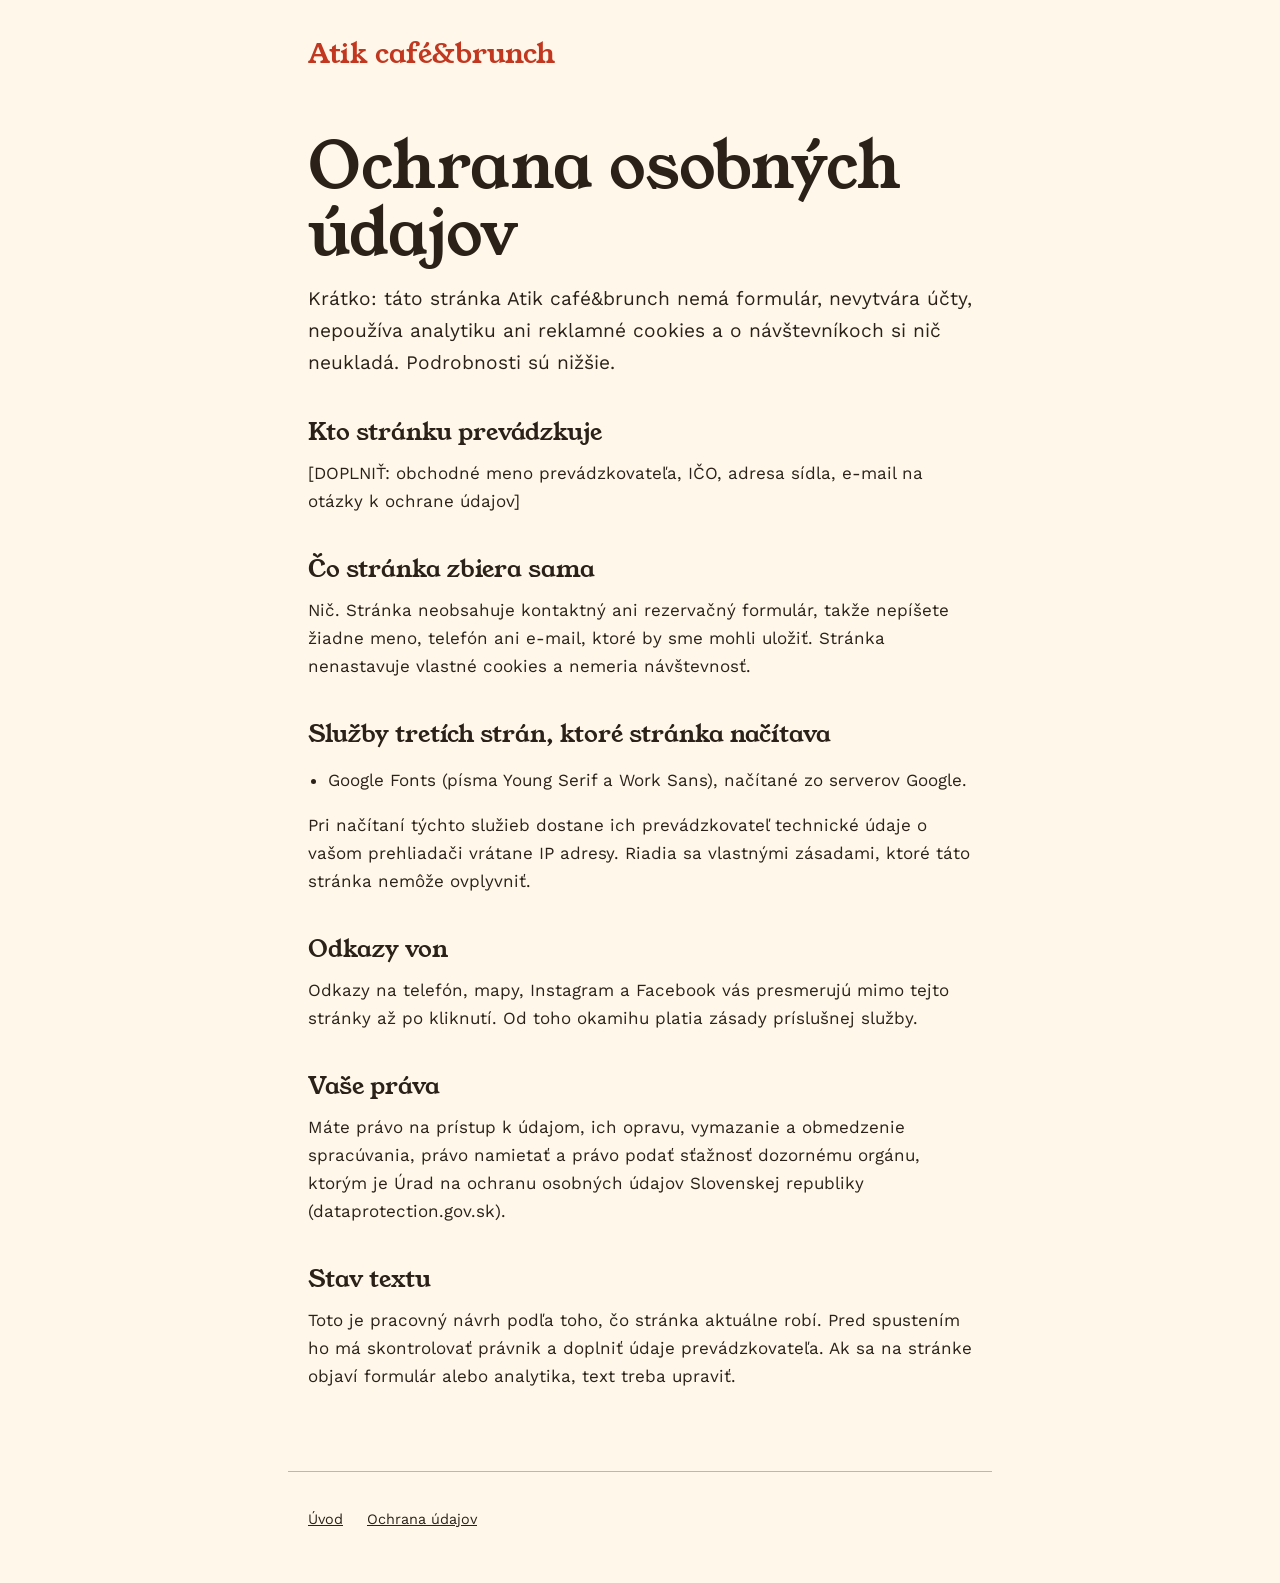
<file: ochrana-udajov.html>
<!doctype html>
<html lang="sk">
<head>
  <meta charset="utf-8">
  <meta name="viewport" content="width=device-width, initial-scale=1">
  <title>Ochrana údajov | Atik café&amp;brunch</title>
  <meta name="description" content="Aké údaje spracúva stránka Atik café&amp;brunch. Návrh na kontrolu právnikom.">
  <meta name="robots" content="noindex">
  <meta name="theme-color" content="#fff8ea">
  <link rel="icon" href="assets/favicon.svg" type="image/svg+xml">
  <link rel="preconnect" href="https://fonts.googleapis.com">
  <link rel="preconnect" href="https://fonts.gstatic.com" crossorigin>
  <link href="https://fonts.googleapis.com/css2?family=Young+Serif&family=Work+Sans:wght@400;500;700&display=swap" rel="stylesheet">
  <link rel="stylesheet" href="style.css">
  <link rel="stylesheet" href="page.css">
</head>
<body class="page-body">
  <main class="page">
    <a class="page-home" href="./">Atik café&amp;brunch</a>
    <div class="page-content">
      <h1>Ochrana osobných údajov</h1>
      <p class="page-lead">Krátko: táto stránka Atik café&amp;brunch nemá formulár, nevytvára účty, nepoužíva analytiku ani reklamné cookies a o návštevníkoch si nič neukladá. Podrobnosti sú nižšie.</p>

      <h2>Kto stránku prevádzkuje</h2>
      <p>[DOPLNIŤ: obchodné meno prevádzkovateľa, IČO, adresa sídla, e-mail na otázky k ochrane údajov]</p>

      <h2>Čo stránka zbiera sama</h2>
      <p>Nič. Stránka neobsahuje kontaktný ani rezervačný formulár, takže nepíšete žiadne meno, telefón ani e-mail, ktoré by sme mohli uložiť. Stránka nenastavuje vlastné cookies a nemeria návštevnosť.</p>

      <h2>Služby tretích strán, ktoré stránka načítava</h2>
      <ul>
        <li>Google Fonts (písma Young Serif a Work Sans), načítané zo serverov Google.</li>
      </ul>
      <p>Pri načítaní týchto služieb dostane ich prevádzkovateľ technické údaje o vašom prehliadači vrátane IP adresy. Riadia sa vlastnými zásadami, ktoré táto stránka nemôže ovplyvniť.</p>

      <h2>Odkazy von</h2>
      <p>Odkazy na telefón, mapy, Instagram a Facebook vás presmerujú mimo tejto stránky až po kliknutí. Od toho okamihu platia zásady príslušnej služby.</p>

      <h2>Vaše práva</h2>
      <p>Máte právo na prístup k údajom, ich opravu, vymazanie a obmedzenie spracúvania, právo namietať a právo podať sťažnosť dozornému orgánu, ktorým je Úrad na ochranu osobných údajov Slovenskej republiky (dataprotection.gov.sk).</p>

      <h2>Stav textu</h2>
      <p>Toto je pracovný návrh podľa toho, čo stránka aktuálne robí. Pred spustením ho má skontrolovať právnik a doplniť údaje prevádzkovateľa. Ak sa na stránke objaví formulár alebo analytika, text treba upraviť.</p>

    </div>
  </main>
  <footer class="page-footer">
    <a href="./">Úvod</a>
    <a href="ochrana-udajov.html">Ochrana údajov</a>
  </footer>
</body>
</html>
</file>
<file: style.css>
:root {
  --hero-bg: var(--bg);
  --hero-ink: var(--ink);
  --display-weight: 600;
  --display-leading: 1.02;
  --display-tracking: 0;
  --display-case: none;
  --radius: 8px;
  --radius-button: 6px;
  --space-1: 0.5rem;
  --space-2: 1rem;
  --space-3: 1.5rem;
  --space-4: 2.5rem;
  --space-5: 4rem;
  --space-6: 6rem;
  --gutter: 1.25rem;
  --dock-height: 4.75rem;
  --divider-height: 2.25rem;
  --bg: #fff8ea;
  --bg-alt: #fbe9c0;
  --ink: #2b2118;
  --ink-muted: #6a5848;
  --accent: #c2371f;
  --accent-2: #e0a31c;
  --on-accent: #ffffff;
  --line: rgba(43, 33, 24, 0.3);
  --display-weight: 400;
  --display-leading: 1.05;
  --font-display: "Young Serif", Georgia, serif;
  --font-body: "Work Sans", "Segoe UI", sans-serif;
  --radius: 4px;
  --radius-button: 4px;
  --art-1: #fffdf6;
  --art-2: #d9a066;
  --art-3: #f2b632;
  --art-4: #e4d2b0;
  --art-5: #c2371f;
  --art-6: #5c7a3a;
}

*,
*::before,
*::after {
  box-sizing: border-box;
}

html {
  scroll-behavior: smooth;
  scroll-padding-top: 4.5rem;
}

body {
  margin: 0;
  padding-bottom: var(--dock-height);
  background: var(--bg);
  color: var(--ink);
  font-family: var(--font-body);
  font-size: 1.0625rem;
  line-height: 1.6;
}

svg {
  display: block;
  max-width: 100%;
}

a {
  color: inherit;
}

:focus-visible {
  outline: 3px solid var(--accent);
  outline-offset: 3px;
}

h1,
h2,
h3 {
  margin: 0;
  font-family: var(--font-display);
  font-weight: var(--display-weight);
  line-height: var(--display-leading);
  letter-spacing: var(--display-tracking);
  text-transform: var(--display-case);
}

h1 {
  font-size: clamp(2.5rem, 9.5vw, 5.25rem);
}

h2 {
  font-size: clamp(2.1rem, 7vw, 3.75rem);
}

p {
  margin: 0 0 1em;
}

.skip-link {
  position: absolute;
  left: var(--gutter);
  top: -4rem;
  z-index: 20;
  padding: 0.75rem 1rem;
  background: var(--accent);
  color: var(--on-accent);
}

.skip-link:focus {
  top: 0.75rem;
}

.topbar {
  display: flex;
  flex-wrap: wrap;
  align-items: center;
  justify-content: space-between;
  gap: 0.25rem var(--space-3);
  padding: 0.5rem var(--gutter);
  background: var(--hero-bg);
  color: var(--hero-ink);
}

.brand {
  display: inline-flex;
  align-items: center;
  gap: 0.6rem;
  min-height: 2.75rem;
  font-family: var(--font-display);
  font-size: var(--brand-size, 1.5rem);
  font-weight: var(--display-weight);
  letter-spacing: var(--display-tracking);
  text-transform: var(--display-case);
  text-decoration: none;
}

.brand-mark {
  flex: none;
  width: 1.9rem;
  height: 1.9rem;
}

.topbar-nav {
  display: flex;
  align-items: center;
  gap: var(--space-2);
  font-size: 0.98rem;
  font-weight: 500;
}

.topbar-nav a:not(.button) {
  display: inline-block;
  padding: 0.7rem 0.15rem;
  text-decoration: none;
}

.topbar-nav a:not(.button):hover {
  text-decoration: underline;
  text-underline-offset: 0.25em;
}

.topbar-nav .topbar-cta {
  display: none;
  min-height: 2.75rem;
}

.button {
  display: inline-flex;
  align-items: center;
  justify-content: center;
  min-height: 3.25rem;
  padding: 0.75rem var(--space-3);
  border: 2px solid var(--accent);
  border-radius: var(--radius-button);
  background: var(--accent);
  color: var(--on-accent);
  font-family: var(--font-body);
  font-weight: 700;
  text-decoration: none;
  text-align: center;
  transition: background-color 0.2s, color 0.2s, border-color 0.2s;
}

.button:hover {
  background: transparent;
  color: inherit;
}

.button-ghost {
  background: transparent;
  border-color: currentColor;
  color: inherit;
}

.button-ghost:hover {
  background: var(--accent);
  border-color: var(--accent);
  color: var(--on-accent);
}

.actions {
  display: flex;
  flex-wrap: wrap;
  gap: 0.75rem;
}

.hero {
  display: grid;
  gap: var(--space-3);
  align-items: center;
  padding: var(--space-2) var(--gutter) var(--space-5);
  background: var(--hero-bg);
  color: var(--hero-ink);
}

.hero-art {
  order: -1;
  justify-self: center;
}

.hero-art svg {
  width: auto;
  height: min(15rem, 32svh);
  max-width: 100%;
}

.hero-kicker {
  margin: 0 0 var(--space-2);
  font-size: 0.82rem;
  font-weight: 700;
  letter-spacing: 0.16em;
  text-transform: uppercase;
  opacity: 0.8;
}

.hero-lede {
  max-width: 30rem;
  margin: var(--space-2) 0;
  font-size: 1.18rem;
  line-height: 1.5;
}

.hero-rating {
  margin: 0 0 var(--space-3);
  font-size: 0.95rem;
  opacity: 0.85;
}

.hero-rating strong {
  font-family: var(--font-display);
  font-size: 1.35rem;
}

.hero .actions {
  display: none;
}

.hero--center {
  text-align: center;
}

.hero--center .hero-lede {
  margin-inline: auto;
}

.hero--center .actions {
  justify-content: center;
}

.divider {
  height: var(--divider-height);
  background: var(--bg) url("assets/motif.svg") repeat-x center / auto 100%;
}

.section-inner {
  max-width: 72rem;
  margin: 0 auto;
  padding: var(--space-5) var(--gutter);
}

.offer-intro {
  max-width: 34rem;
  margin: var(--space-2) 0 0;
  color: var(--ink-muted);
}

.offer-list {
  margin: var(--space-4) 0 0;
  padding: 0;
  list-style: none;
}

.offer-name {
  font-family: var(--font-display);
  font-weight: var(--display-weight);
  font-size: 1.6rem;
  line-height: 1.15;
  text-transform: var(--display-case);
  letter-spacing: var(--display-tracking);
}

.placeholder {
  border-bottom: 1px dashed currentColor;
  color: var(--ink-muted);
  font-family: var(--font-body);
  font-size: 0.92rem;
  font-weight: 400;
  letter-spacing: 0;
  text-transform: none;
}

.offer--menu .offer-list li {
  display: flex;
  align-items: baseline;
  gap: 0.75rem;
  padding: 0.9rem 0;
}

.offer--menu .offer-gap {
  flex: 1;
  min-width: 1rem;
  border-bottom: 2px dotted var(--line);
}

.offer--menu .offer-list {
  max-width: 44rem;
}

.offer--numbered .offer-list {
  counter-reset: item;
  border-top: 1px solid var(--line);
}

.offer--numbered .offer-list li {
  display: grid;
  grid-template-columns: 3.25rem 1fr;
  align-items: baseline;
  column-gap: var(--space-2);
  padding: var(--space-3) 0;
  border-bottom: 1px solid var(--line);
  counter-increment: item;
}

.offer--numbered .offer-list li::before {
  content: counter(item, decimal-leading-zero);
  grid-row: span 2;
  color: var(--accent-2);
  font-family: var(--font-display);
  font-size: 1.6rem;
}

.offer--numbered .offer-name {
  font-size: clamp(1.8rem, 5vw, 2.6rem);
}

.offer--numbered .placeholder {
  grid-column: 2;
  justify-self: start;
  margin-top: 0.35rem;
}

.offer--numbered .offer-gap,
.offer--tiles .offer-gap,
.offer--chips .offer-gap {
  display: none;
}

.offer--tiles .offer-list {
  display: grid;
  gap: var(--space-2);
}

.offer--tiles .offer-list li {
  padding: var(--space-3);
  border: 1px solid var(--line);
  border-top: 6px solid var(--accent);
  border-radius: var(--radius);
  background: var(--bg-alt);
}

.offer--tiles .offer-list li:nth-child(even) {
  border-top-color: var(--accent-2);
}

.offer--tiles .offer-name,
.offer--tiles .placeholder {
  display: block;
}

.offer--tiles .placeholder {
  display: inline-block;
  margin-top: 0.5rem;
}

.offer--chalk .section-inner {
  max-width: 60rem;
}

.offer--chalk .offer-board {
  margin-top: var(--space-4);
  padding: var(--space-3);
  border: 8px solid var(--board-frame);
  border-radius: var(--radius);
  background: var(--board-bg);
  color: var(--board-ink);
}

.offer--chalk .offer-list {
  margin: 0;
}

.offer--chalk .offer-list li {
  display: flex;
  align-items: baseline;
  gap: 0.75rem;
  padding: 0.8rem 0;
  border-bottom: 1px dashed rgba(255, 255, 255, 0.35);
}

.offer--chalk .offer-list li:last-child {
  border-bottom: 0;
}

.offer--chalk .offer-gap {
  flex: 1;
}

.offer--chalk .placeholder {
  color: inherit;
  opacity: 0.8;
}

.offer--chips .offer-list {
  display: flex;
  flex-wrap: wrap;
  gap: 0.75rem;
}

.offer--chips .offer-list li {
  display: flex;
  flex-direction: column;
  gap: 0.25rem;
  padding: 0.9rem 1.25rem;
  border: 2px solid var(--ink);
  border-radius: var(--radius);
}

.offer--chips .offer-list li:nth-child(3n + 2) {
  background: var(--accent);
  border-color: var(--accent);
  color: var(--on-accent);
}

.offer--chips .offer-list li:nth-child(3n + 2) .placeholder {
  color: inherit;
}

.visit {
  background: var(--bg-alt);
}

.visit-grid {
  display: grid;
  gap: var(--space-4);
  margin-top: var(--space-4);
}

.label {
  display: block;
  margin-bottom: 0.5rem;
  color: var(--ink-muted);
  font-size: 0.8rem;
  font-weight: 700;
  letter-spacing: 0.16em;
  text-transform: uppercase;
}

.visit address {
  font-style: normal;
}

.visit address p {
  margin-bottom: 0.25rem;
}

.visit p a,
.contact-links a {
  display: inline-block;
  padding: 0.55rem 0;
  font-weight: 600;
}

.visit p a {
  padding: 0.55rem 0;
}

.visit-rating strong {
  font-family: var(--font-display);
  font-size: 2.5rem;
  line-height: 1;
}

.map {
  display: block;
  width: 100%;
  height: 20rem;
  margin-top: var(--space-4);
  border: 0;
  border-radius: var(--radius);
}

.footer {
  padding: var(--space-3) var(--gutter) var(--space-4);
  background: var(--footer-bg, var(--ink));
  color: var(--footer-ink, var(--bg));
  font-size: 0.9rem;
}

.footer-links {
  display: flex;
  flex-wrap: wrap;
  gap: var(--space-3);
  margin: 0;
}

.footer-links a {
  display: inline-block;
  padding: 0.7rem 0;
}

.footer-note {
  margin: var(--space-1) 0 0;
  opacity: 0.8;
}

.dock {
  position: fixed;
  inset: auto 0 0 0;
  z-index: 15;
  display: grid;
  grid-template-columns: 1.4fr 1fr;
  gap: 0.75rem;
  padding: 0.75rem var(--gutter) calc(0.75rem + env(safe-area-inset-bottom));
  background: var(--footer-bg, var(--ink));
  color: var(--footer-ink, var(--bg));
  border-top: 1px solid var(--line);
}

@media (min-width: 48rem) {
  :root {
    --gutter: 3rem;
  }

  body {
    padding-bottom: 0;
  }

  .dock {
    display: none;
  }

  .topbar {
    padding-block: 0.75rem;
  }

  .topbar-nav .topbar-cta {
    display: inline-flex;
  }

  .hero {
    grid-template-columns: minmax(0, 1.1fr) minmax(0, 0.9fr);
    gap: var(--space-5);
    min-height: min(44rem, calc(100svh - 4.5rem));
    padding-top: var(--space-4);
  }

  .hero--center {
    grid-template-columns: minmax(0, 1fr);
    gap: var(--space-4);
    align-content: center;
  }

  .hero--center .hero-art {
    order: 0;
  }

  .hero-art {
    order: 0;
    justify-self: end;
  }

  .hero--reverse .hero-art {
    order: -1;
    justify-self: start;
  }

  .hero-art svg {
    height: min(34rem, 68svh);
  }

  .hero--center .hero-art svg {
    height: min(21rem, 36svh);
  }

  .hero .actions {
    display: flex;
  }

  .offer--tiles .offer-list {
    grid-template-columns: repeat(3, 1fr);
  }

  .visit-grid {
    grid-template-columns: repeat(3, 1fr);
    gap: var(--space-5);
  }
}

@media (min-width: 75rem) {
  :root {
    --gutter: max(4rem, calc((100vw - 76rem) / 2));
  }
}

@media (prefers-reduced-motion: reduce) {
  html {
    scroll-behavior: auto;
  }

  .button {
    transition: none;
  }
}

.hero-banner {
  grid-column: 1 / -1;
  order: -2;
  margin: calc(var(--space-2) * -1) calc(var(--gutter) * -1) 0;
}

.hero-banner {
  align-self: start;
}

.hero:has(.hero-banner) {
  align-content: start;
}

.hero-banner svg {
  display: block;
  width: 100%;
  height: auto;
}

.hero-art {
  position: relative;
}

.idea-hint {
  margin: var(--space-1) 0 0;
  font-size: 0.85rem;
  text-align: center;
  opacity: 0.75;
}

.controls {
  display: flex;
  flex-wrap: wrap;
  justify-content: center;
  gap: 0.5rem;
  margin-top: var(--space-2);
}

.control {
  min-height: 2.75rem;
  padding: 0.5rem 1rem;
  border: 2px solid currentColor;
  border-radius: var(--radius-button);
  background: transparent;
  color: inherit;
  font: inherit;
  font-size: 0.95rem;
  font-weight: 600;
  cursor: pointer;
  transition: background-color 0.2s, color 0.2s, border-color 0.2s;
}

.control:hover,
.control[aria-pressed="true"] {
  background: var(--accent);
  border-color: var(--accent);
  color: var(--on-accent);
}

@media (prefers-reduced-motion: reduce) {
  *,
  *::before,
  *::after {
    transition: none !important;
    animation: none !important;
  }

  .control[data-replay] {
    display: none;
  }
}

.art [role="button"],
.art a {
  cursor: pointer;
}

.art [role="button"]:focus-visible,
.art a:focus-visible {
  outline: 3px solid var(--accent);
  outline-offset: 4px;
}

.block {
  --s-bg: var(--bg);
  --s-ink: var(--ink);
  --s-muted: var(--ink-muted);
  --s-line: var(--line);
  --s-accent: var(--accent);
  --s-on-accent: var(--on-accent);
  position: relative;
  background: var(--s-bg);
  color: var(--s-ink);
}

.tone-alt {
  --s-bg: var(--bg-alt);
}

.tone-ink {
  --s-bg: var(--ink);
  --s-ink: var(--bg);
  --s-muted: color-mix(in srgb, var(--bg) 76%, var(--ink));
  --s-line: color-mix(in srgb, var(--bg) 26%, transparent);
  --s-accent: var(--tone-ink-accent, color-mix(in srgb, var(--accent) 55%, var(--bg)));
  --s-on-accent: var(--ink);
}

.tone-accent {
  --s-bg: var(--accent);
  --s-ink: var(--on-accent);
  --s-muted: var(--on-accent);
  --s-line: color-mix(in srgb, var(--on-accent) 36%, transparent);
  --s-accent: var(--on-accent);
  --s-on-accent: var(--accent);
}

.block-inner {
  padding: var(--space-5) var(--gutter);
}

.block-title {
  max-width: 18ch;
  font-size: clamp(2.3rem, 6.4vw, 4.75rem);
}

.block-lead {
  max-width: 38rem;
  margin: var(--space-2) 0 0;
  color: var(--s-muted);
  font-size: 1.16rem;
  line-height: 1.5;
}

.block-lead:empty {
  display: none;
}

.block-note {
  max-width: 38rem;
  margin: var(--space-3) 0 0;
  color: var(--s-muted);
  font-size: 0.9rem;
}

.block .button {
  border-color: var(--s-accent);
  background: var(--s-accent);
  color: var(--s-on-accent);
}

.block .button:hover {
  background: transparent;
  color: var(--s-ink);
}

.block .button-ghost {
  border-color: currentColor;
  background: transparent;
  color: var(--s-ink);
}

.block .button-ghost:hover {
  border-color: var(--s-accent);
  background: var(--s-accent);
  color: var(--s-on-accent);
}

.statement-text {
  max-width: 24ch;
  margin: 0;
  font-family: var(--font-display);
  font-size: clamp(2.2rem, 6.6vw, 5.4rem);
  font-weight: var(--display-weight);
  line-height: 1.04;
  letter-spacing: var(--display-tracking);
  text-transform: var(--display-case);
}

.statement-text em {
  color: var(--s-accent);
  font-style: normal;
}

.statement-facts {
  display: grid;
  gap: var(--space-3);
  margin: var(--space-4) 0 0;
  padding: var(--space-3) 0 0;
  border-top: 1px solid var(--s-line);
}

.statement-facts dt {
  margin-bottom: 0.25rem;
  color: var(--s-muted);
  font-size: 0.8rem;
  font-weight: 700;
  letter-spacing: 0.14em;
  text-transform: uppercase;
}

.statement-facts dd {
  margin: 0;
  font-family: var(--font-display);
  font-size: clamp(1.35rem, 3vw, 1.85rem);
  font-weight: var(--display-weight);
  line-height: 1.15;
}

.rows {
  margin: var(--space-4) 0 0;
  padding: 0;
  list-style: none;
  border-top: 1px solid var(--s-line);
}

.row {
  display: grid;
  gap: var(--space-1);
  padding: var(--space-3) 0;
  border-bottom: 1px solid var(--s-line);
}

.row-name {
  font-family: var(--font-display);
  font-size: clamp(1.75rem, 4.6vw, 3rem);
  font-weight: var(--display-weight);
  line-height: 1.06;
  letter-spacing: var(--display-tracking);
  text-transform: var(--display-case);
}

.row-text {
  max-width: 34rem;
  margin: 0;
  color: var(--s-muted);
}

.steps {
  display: grid;
  gap: var(--space-4);
  margin: var(--space-4) 0 0;
  padding: 0;
  list-style: none;
  counter-reset: step;
}

.step {
  position: relative;
  padding-left: 3.75rem;
  counter-increment: step;
}

.step::before {
  content: counter(step);
  position: absolute;
  top: -0.2rem;
  left: 0;
  display: grid;
  place-items: center;
  width: 2.75rem;
  height: 2.75rem;
  border-radius: var(--radius);
  background: var(--s-accent);
  color: var(--s-on-accent);
  font-family: var(--font-display);
  font-size: 1.35rem;
  font-weight: var(--display-weight);
}

.step-art {
  width: 100%;
  max-width: 13rem;
  margin-bottom: var(--space-2);
}

.step-title {
  font-size: 1.5rem;
  line-height: 1.15;
}

.step-text {
  margin: 0.4rem 0 0;
  color: var(--s-muted);
}

.week-head {
  display: grid;
  gap: var(--space-3);
}

.week-status {
  display: inline-flex;
  align-items: center;
  gap: 0.6rem;
  margin: 0;
  font-weight: 700;
}

.week-status::before {
  content: "";
  width: 0.7rem;
  height: 0.7rem;
  border-radius: 50%;
  background: var(--s-muted);
}

.week-status[data-open="true"]::before {
  background: var(--s-accent);
}

.week {
  margin: var(--space-4) 0 0;
  padding: 0;
  list-style: none;
}

.week-day {
  display: grid;
  grid-template-columns: 2.5rem minmax(0, 1fr) auto;
  align-items: center;
  gap: var(--space-2);
  min-height: 3rem;
  border-top: 1px solid var(--s-line);
}

.week-day.is-today {
  font-weight: 700;
}

.week-track {
  position: relative;
  height: 0.75rem;
  border-radius: 2px;
  background: color-mix(in srgb, var(--s-ink) 9%, transparent);
}

.week-bar {
  position: absolute;
  top: 0;
  bottom: 0;
  left: var(--from);
  width: var(--span);
  border-radius: 2px;
  background: color-mix(in srgb, var(--s-accent) 62%, var(--s-bg));
}

.week-day.is-today .week-bar {
  background: var(--s-accent);
}

.week-time {
  min-width: 6.4rem;
  font-variant-numeric: tabular-nums;
  text-align: right;
}

.notes {
  display: grid;
  gap: 0;
  margin: var(--space-4) 0 0;
  padding: 0;
  list-style: none;
  border-top: 1px solid var(--s-line);
}

.note {
  display: grid;
  gap: 0.2rem;
  padding: var(--space-2) 0;
  border-bottom: 1px solid var(--s-line);
}

.note-title {
  font-weight: 700;
}

.note-text {
  margin: 0;
  color: var(--s-muted);
}

.note-text a {
  display: inline-block;
  padding: 0.65rem 0;
  color: var(--s-ink);
  font-weight: 700;
}

.place-grid {
  display: grid;
}

.place-map {
  position: relative;
  min-height: 21rem;
  overflow: hidden;
  background: var(--bg-alt);
}

.street-map {
  position: absolute;
  inset: 0;
  width: 100%;
  height: 100%;
  max-width: none;
}

.map-street {
  font-family: var(--font-body);
  font-size: 15px;
  font-weight: 600;
  letter-spacing: 0.03em;
  paint-order: stroke;
  stroke: var(--bg);
  stroke-width: 4px;
  stroke-linejoin: round;
}

.map-pin-label {
  font-family: var(--font-display);
  font-size: 24px;
  font-weight: var(--display-weight);
  paint-order: stroke;
  stroke: var(--bg);
  stroke-width: 6px;
  stroke-linejoin: round;
}

.place-credit {
  position: absolute;
  right: 0;
  bottom: 0;
  z-index: 1;
  padding: 0.15rem 0.5rem;
  background: color-mix(in srgb, var(--s-bg) 82%, transparent);
  font-size: 0.72rem;
}

.place-copy {
  padding: var(--space-5) var(--gutter);
}

.place-copy .block-title {
  font-size: clamp(2rem, 3.6vw, 3.25rem);
}

.block-title,
.statement-text,
.closing-title,
.row-name,
.step-title {
  overflow-wrap: break-word;
  hyphens: auto;
}

.place-address {
  margin: var(--space-3) 0 0;
  font-style: normal;
  font-size: 1.2rem;
  line-height: 1.4;
}

.place-text {
  max-width: 30rem;
  margin: var(--space-2) 0 0;
  color: var(--s-muted);
}

.place-links {
  display: grid;
  justify-items: start;
  gap: 0.15rem;
  margin: var(--space-3) 0 0;
  padding: 0;
  list-style: none;
}

.place-links a {
  display: inline-block;
  padding: 0.6rem 0;
  font-weight: 700;
}

.photo-band {
  margin: 0;
}

.photo-band img {
  display: block;
  width: 100%;
  height: clamp(20rem, 62vw, 40rem);
  object-fit: cover;
}

.photo-band figcaption {
  padding: var(--space-1) var(--gutter);
  background: var(--s-bg);
  color: var(--s-muted);
  font-size: 0.8rem;
}

.closing-grid {
  display: grid;
  gap: var(--space-4);
}

.closing-title {
  max-width: 14ch;
  font-size: clamp(2.6rem, 8.6vw, 6.5rem);
}

.closing-score {
  margin: 0;
}

.closing-score strong {
  display: block;
  margin-bottom: 0.4rem;
  font-variant-numeric: lining-nums;
  font-family: var(--font-display);
  font-size: clamp(4rem, 13vw, 8.5rem);
  font-weight: var(--display-weight);
  line-height: 1;
}

.closing .actions {
  margin-top: var(--space-3);
}

.topbar-nav a:not(.button) {
  white-space: nowrap;
}

.dock {
  grid-template-columns: 1.9fr 1fr;
}

.dock .button {
  padding-inline: 0.5rem;
  font-size: clamp(0.84rem, 3.9vw, 0.98rem);
  line-height: 1.15;
}

@media (max-width: 47.99rem) {
  .topbar {
    flex-wrap: nowrap;
    gap: 0.75rem;
  }

  .brand {
    min-width: 0;
    white-space: nowrap;
  }

  .topbar-nav {
    gap: 0.7rem;
    font-size: 0.9rem;
  }

  .topbar-nav a:not(.button):nth-of-type(n + 3) {
    display: none;
  }
}

@media (min-width: 48rem) {
  .block-inner {
    padding-block: var(--space-6);
  }

  .statement-facts {
    grid-template-columns: repeat(auto-fit, minmax(11rem, 1fr));
    gap: var(--space-4);
  }

  .row {
    grid-template-columns: minmax(0, 1fr) minmax(0, 1fr);
    align-items: baseline;
    gap: var(--space-4);
  }

  .steps {
    grid-template-columns: repeat(var(--step-count, 3), minmax(0, 1fr));
    gap: var(--space-3);
  }

  .step {
    padding-left: 0;
    padding-top: 3.75rem;
  }

  .week-head {
    grid-template-columns: minmax(0, 1fr) auto;
    align-items: end;
  }

  .notes {
    grid-template-columns: repeat(2, minmax(0, 1fr));
    column-gap: var(--space-5);
  }

  .place-grid {
    grid-template-columns: minmax(0, 1.5fr) minmax(0, 1fr);
    min-height: 40rem;
  }

  .place-grid--flip .place-map {
    order: 1;
  }

  .place-copy {
    align-self: center;
    padding-left: var(--space-5);
  }

  .place-grid--flip .place-copy {
    padding-right: var(--space-5);
    padding-left: var(--gutter);
  }

  .closing-grid {
    grid-template-columns: minmax(0, 1fr) auto;
    align-items: end;
  }
}

.cloth-strip {
  height: 4rem;
  background: repeating-conic-gradient(var(--accent) 0 25%, var(--bg) 0 50%) 0 0 / 3rem 3rem;
}

.plates {
  display: grid;
  gap: var(--space-1);
  margin: 0;
  padding: var(--space-5) var(--gutter);
  list-style: none;
}

.plates li {
  font-family: var(--font-display);
  font-size: clamp(3rem, 13.5vw, 10rem);
  font-weight: var(--display-weight);
  line-height: 0.98;
  letter-spacing: var(--display-tracking);
}

.plates li:nth-child(even) {
  color: var(--s-accent);
  text-align: right;
}
.fa1{fill:var(--art-1)}
.sa1{stroke:var(--art-1);fill:none}
.fa2{fill:var(--art-2)}
.sa2{stroke:var(--art-2);fill:none}
.fa3{fill:var(--art-3)}
.sa3{stroke:var(--art-3);fill:none}
.fa4{fill:var(--art-4)}
.sa4{stroke:var(--art-4);fill:none}
.fa5{fill:var(--art-5)}
.sa5{stroke:var(--art-5);fill:none}
.fa6{fill:var(--art-6)}
.sa6{stroke:var(--art-6);fill:none}
.fn{fill:none}
.fb{fill:var(--hero-bg)}
.art-text{font-family:var(--font-display);font-weight:var(--display-weight)}
.art{stroke-linecap:round;stroke-linejoin:round}.hero {
  background-image:
    linear-gradient(rgba(194, 55, 31, 0.13) 50%, transparent 50%),
    linear-gradient(90deg, rgba(194, 55, 31, 0.13) 50%, transparent 50%);
  background-size: 56px 56px;
}

.topbar {
  border-bottom: 2px solid var(--accent);
}

.atik .yolk,
.atik .yolk-run {
  transform-box: fill-box;
  transform-origin: center;
  transition: transform 1s cubic-bezier(0.2, 0.8, 0.2, 1), opacity 0.5s, filter 0.6s;
}

.atik .yolk {
  cursor: pointer;
}

.atik .yolk-run {
  opacity: 0;
  transform: scale(0.2);
}

.atik.is-broken .yolk {
  transform: scale(1.08, 0.55);
  filter: brightness(0.93);
}

.atik.is-broken .yolk-run {
  opacity: 0.95;
  transform: scale(1.2);
}
</file>
<file: page.css>
:root {
  --page-bg: var(--bg);
  --page-ink: var(--ink);
  --page-accent: var(--accent);
  --page-accent-ink: var(--on-accent);
  --page-line: var(--line);
  --page-display-font: var(--font-display);
  --page-body-font: var(--font-body);
}

.page-body {
  min-height: 100vh;
  padding-bottom: 0;
  background: var(--page-bg);
  color: var(--page-ink);
  font-family: var(--page-body-font);
}

.page {
  max-width: 44rem;
  margin: 0 auto;
  padding: 1.5rem 1.25rem 4rem;
}

.page-home {
  display: inline-block;
  margin-bottom: 3rem;
  padding: 0.5rem 0;
  color: var(--page-accent);
  font-family: var(--page-display-font);
  font-size: 1.75rem;
  text-decoration: none;
}

.page-content h1 {
  margin-bottom: 1rem;
  font-family: var(--page-display-font);
  font-size: clamp(2.5rem, 8vw, 4rem);
  line-height: 1.05;
}

.page-content h2 {
  margin: 2.5rem 0 0.75rem;
  font-family: var(--page-display-font);
  font-size: 1.5rem;
  line-height: 1.2;
}

.page-content p,
.page-content li {
  line-height: 1.65;
}

.page-content ul {
  padding-left: 1.25rem;
}

.page-lead {
  font-size: 1.2rem;
}

.page-code {
  margin: 0;
  color: var(--page-accent);
  font-family: var(--page-display-font);
  font-size: clamp(5rem, 24vw, 10rem);
  line-height: 1;
}

.page-button {
  display: inline-flex;
  align-items: center;
  min-height: 3.25rem;
  padding: 0.75rem 1.5rem;
  background: var(--page-accent);
  color: var(--page-accent-ink);
  font-weight: 700;
  text-decoration: none;
}

.page-button:hover {
  background: var(--page-ink);
}

.page-content a:not(.page-button) {
  text-decoration-color: var(--page-accent);
  text-underline-offset: 0.2em;
}

.page-footer {
  display: flex;
  gap: 1.5rem;
  max-width: 44rem;
  margin: 0 auto;
  padding: 1.5rem 1.25rem 2.5rem;
  border-top: 1px solid var(--page-line);
  font-size: 0.9rem;
}

.page-footer a {
  display: inline-block;
  padding: 0.75rem 0;
}

.page-content p a:not(.page-button) {
  display: inline-block;
  padding: 0.5rem 0;
}
</file>
